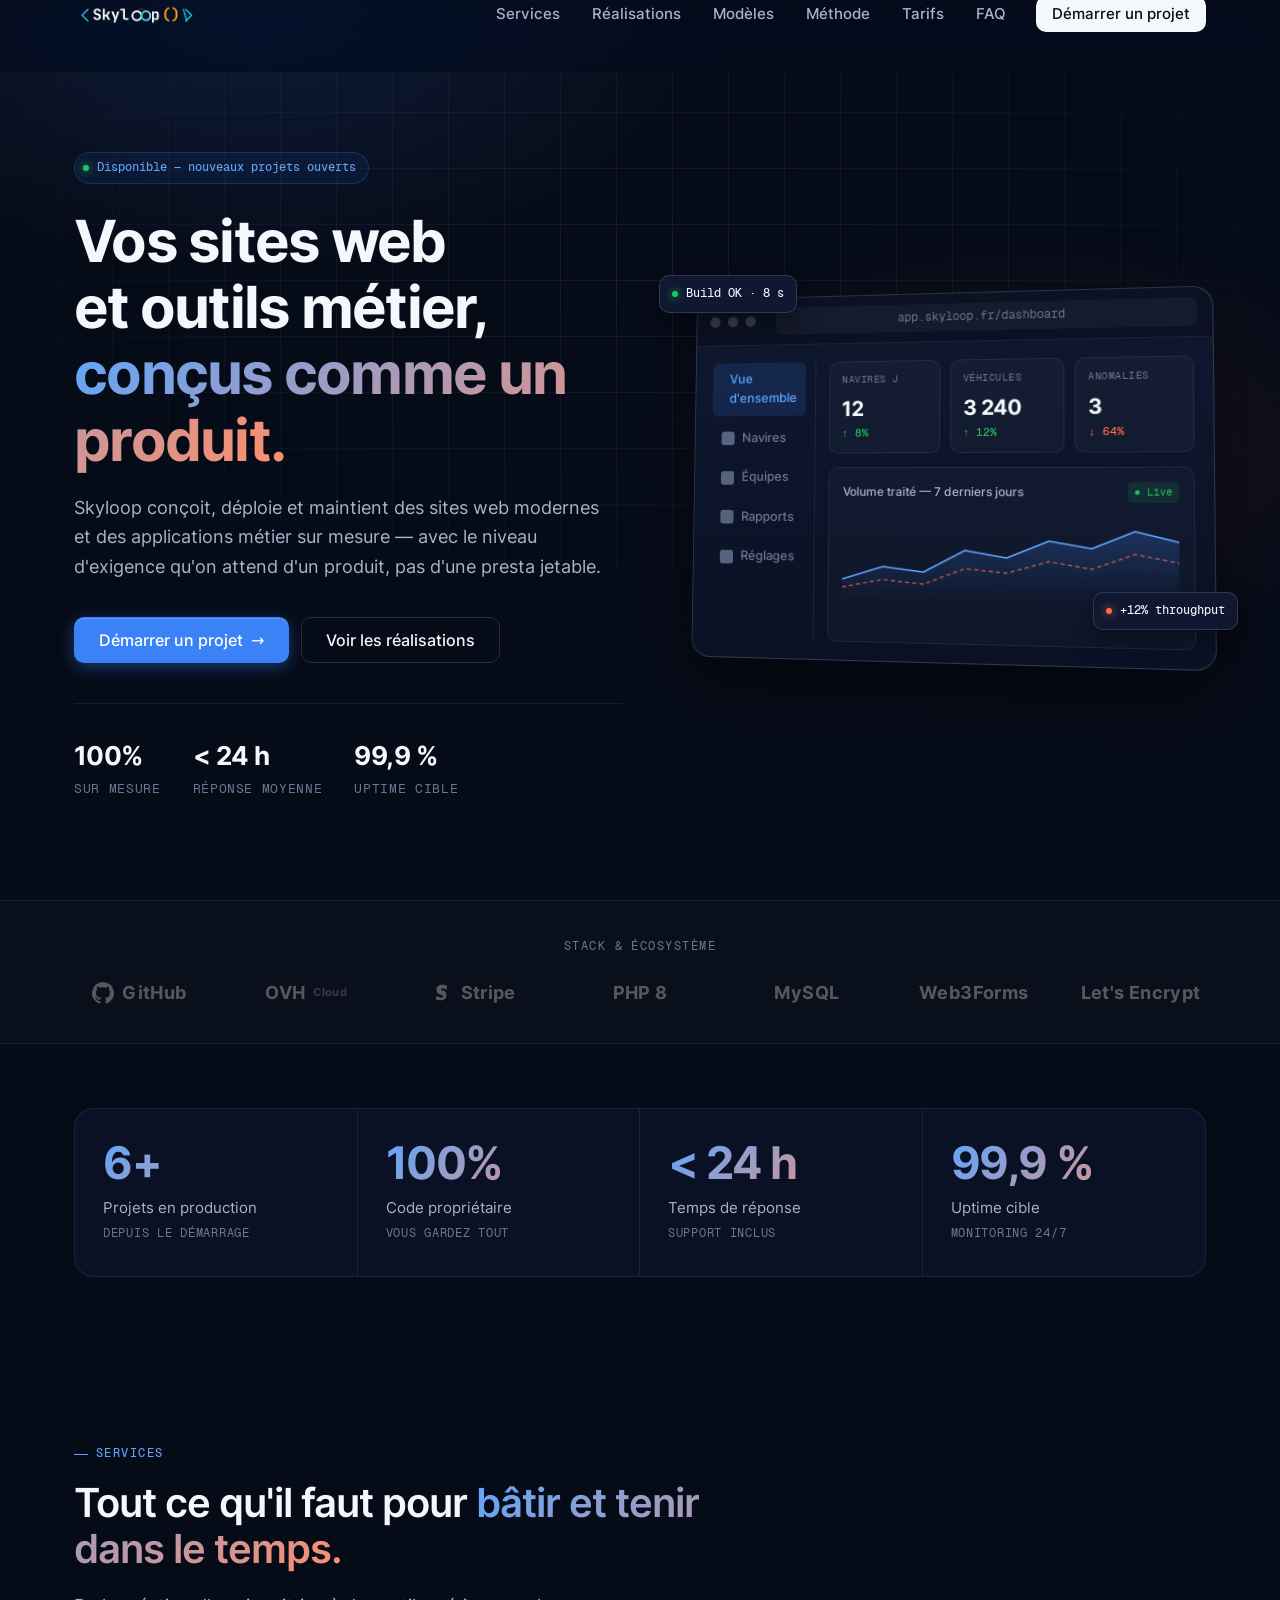
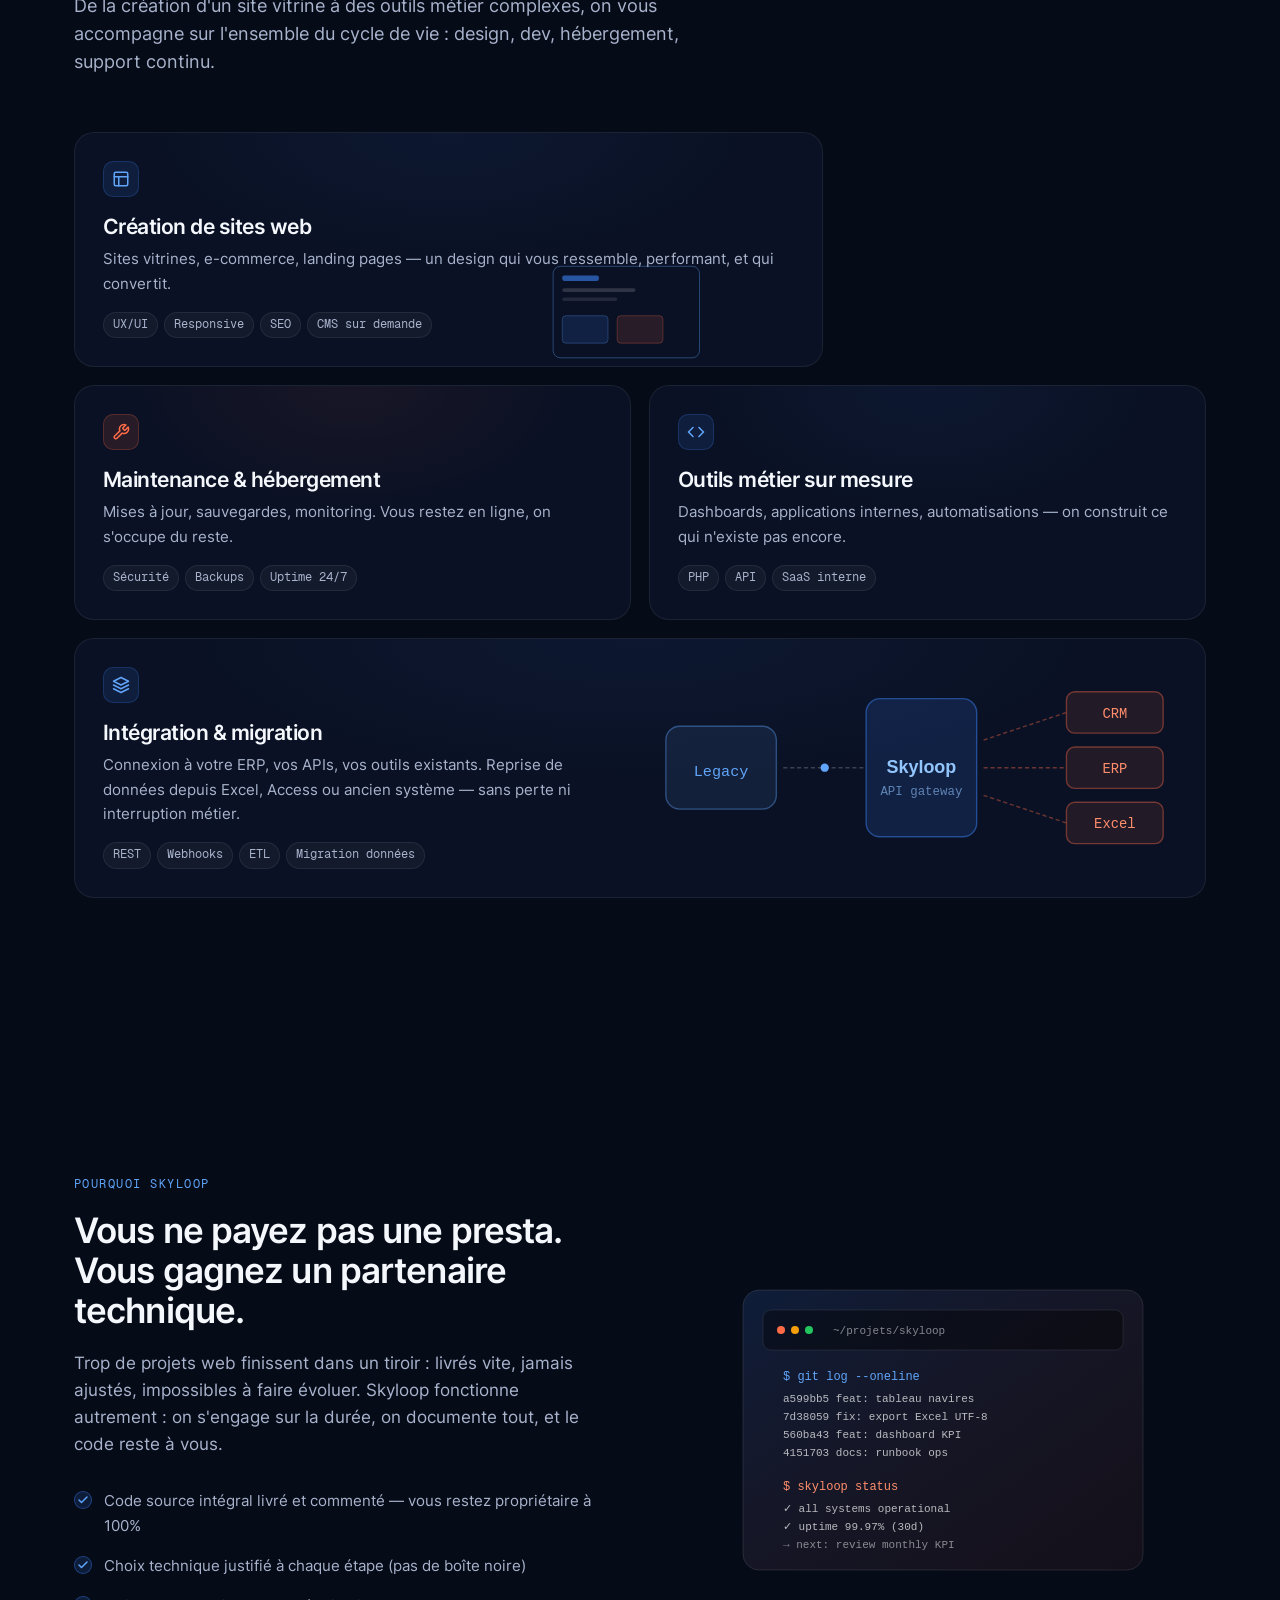
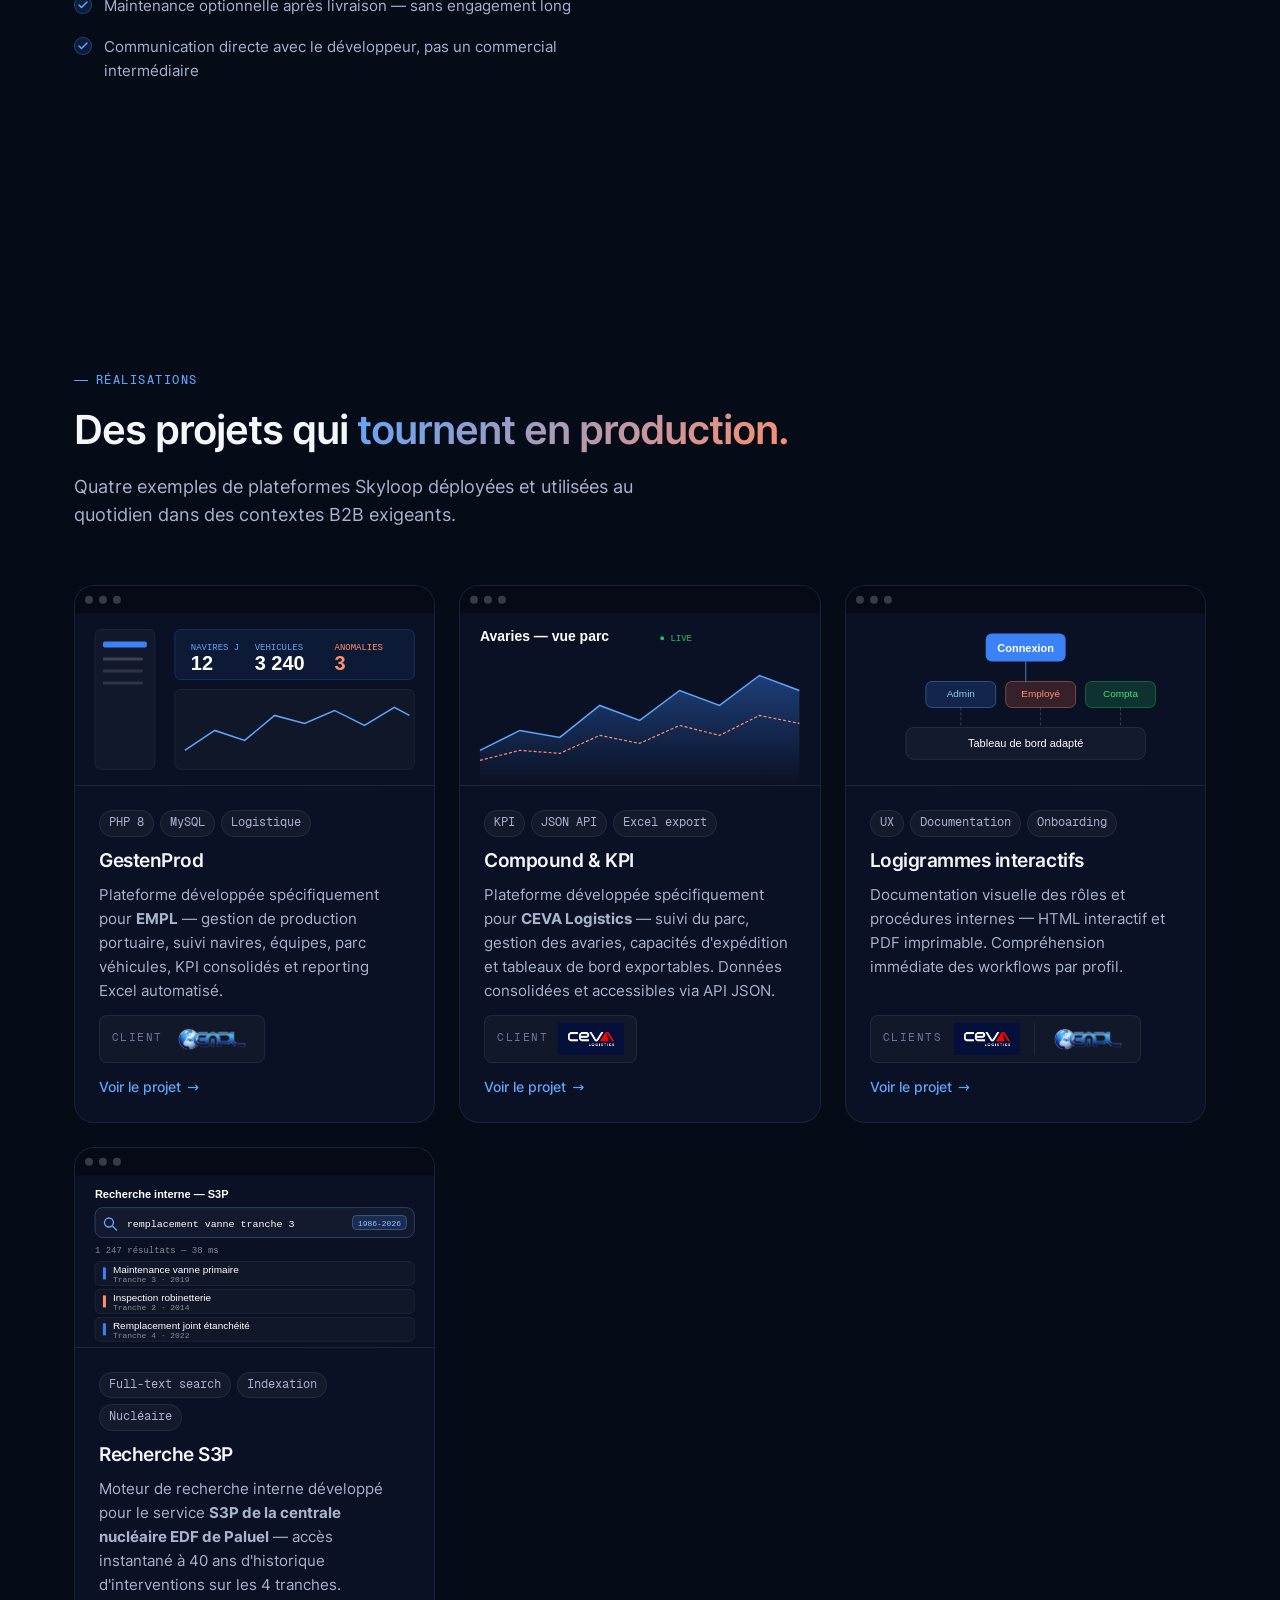
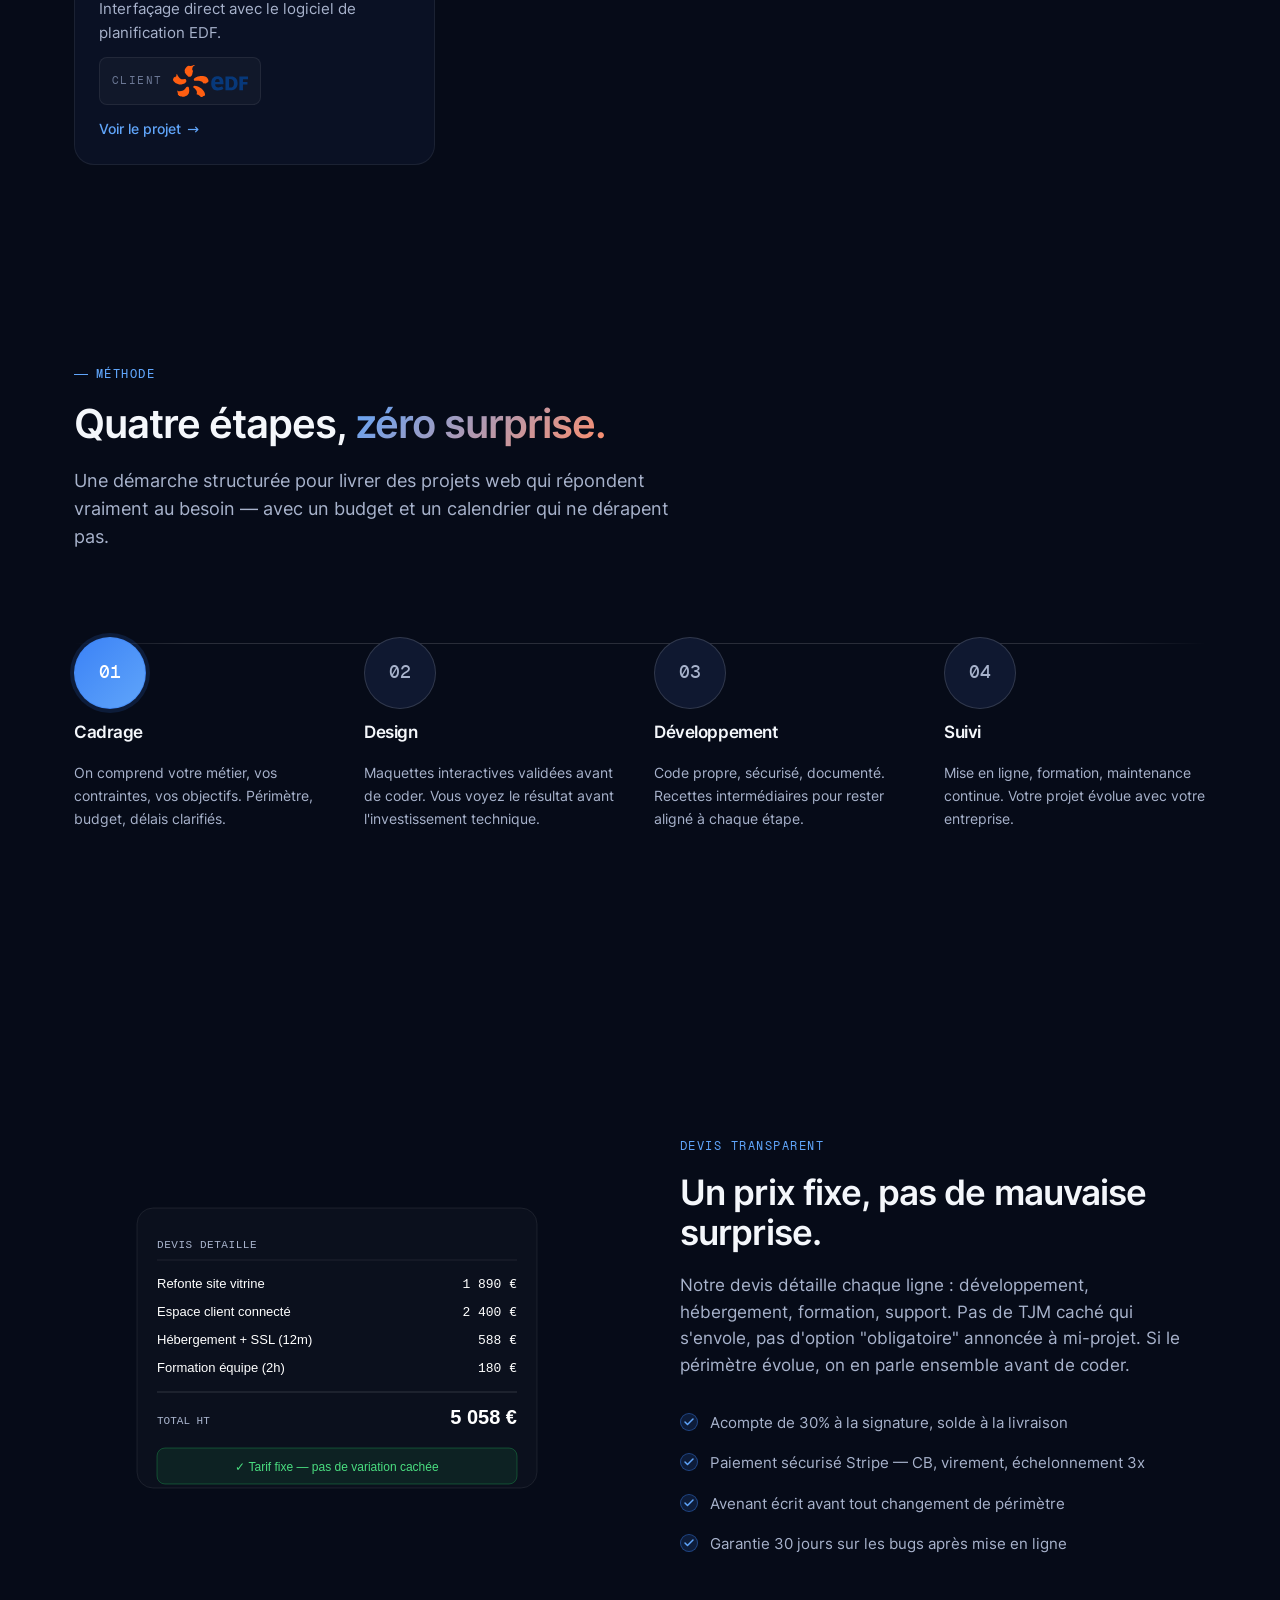
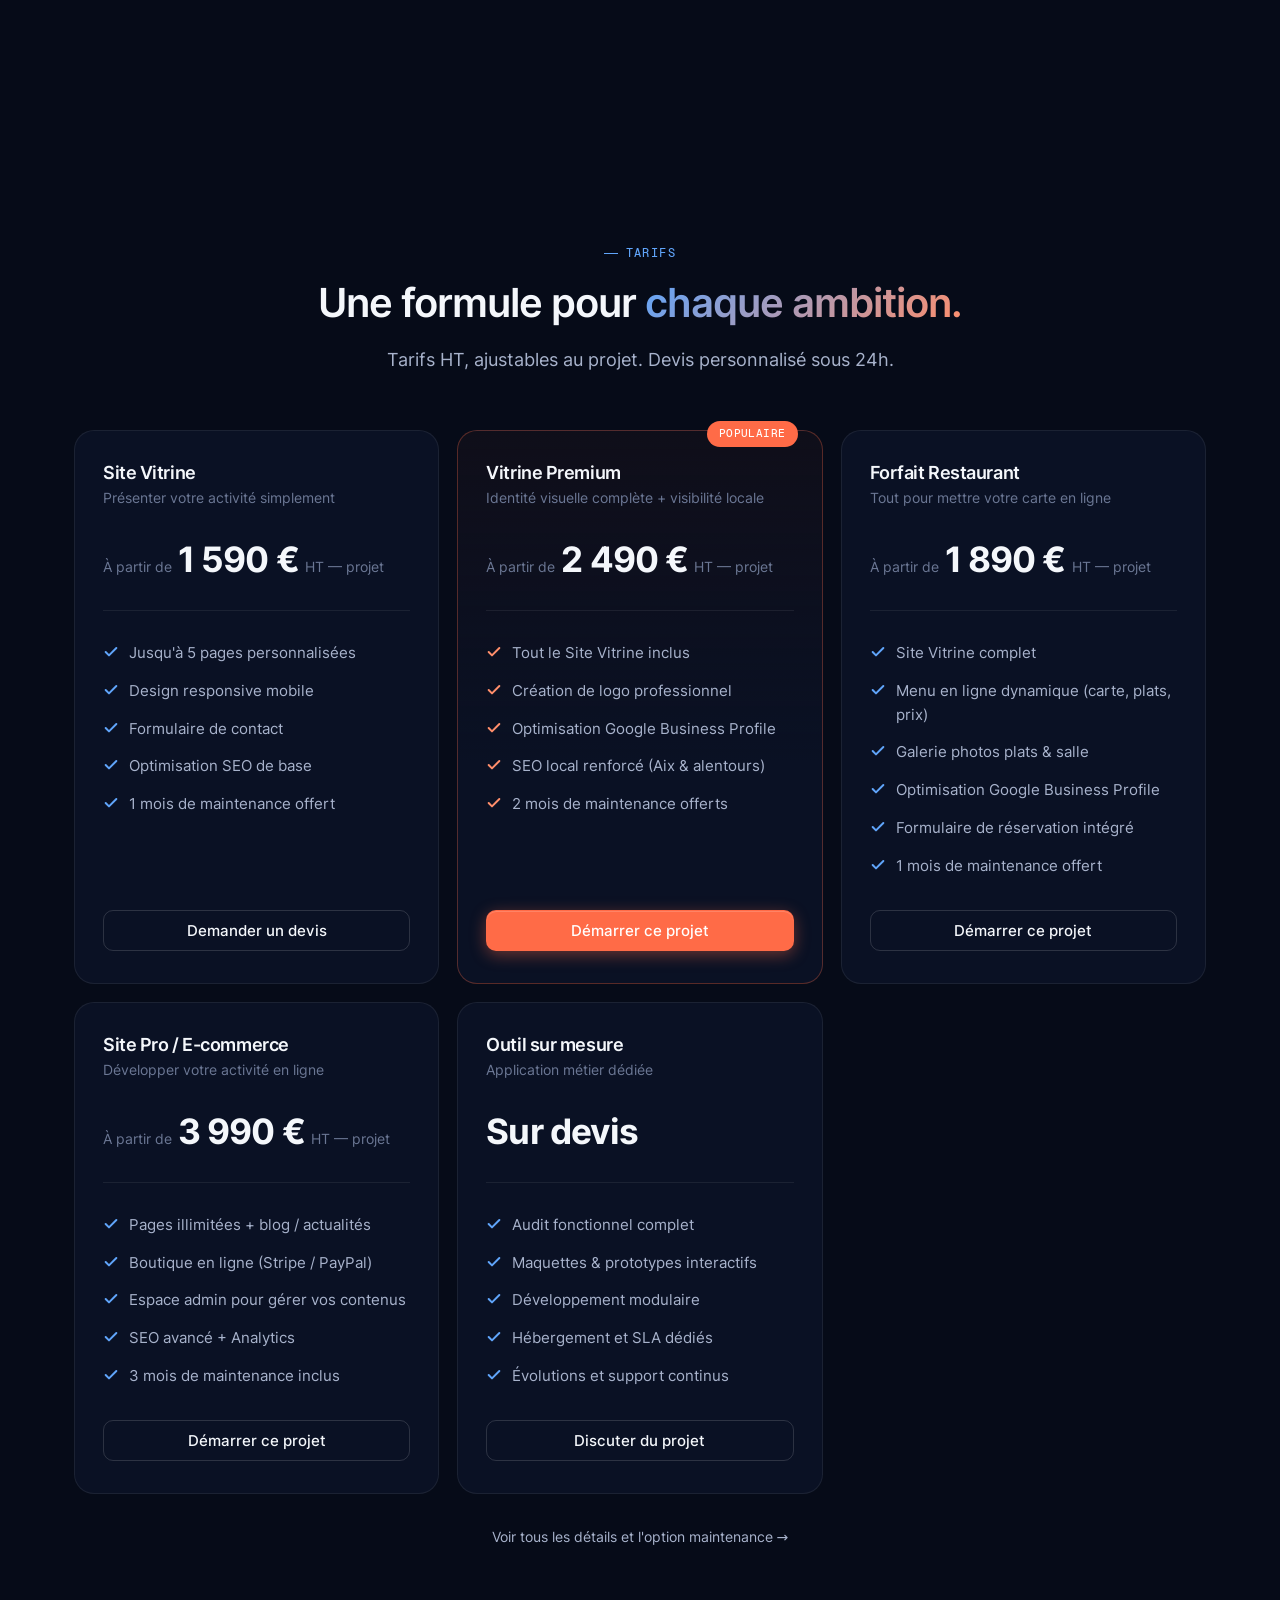
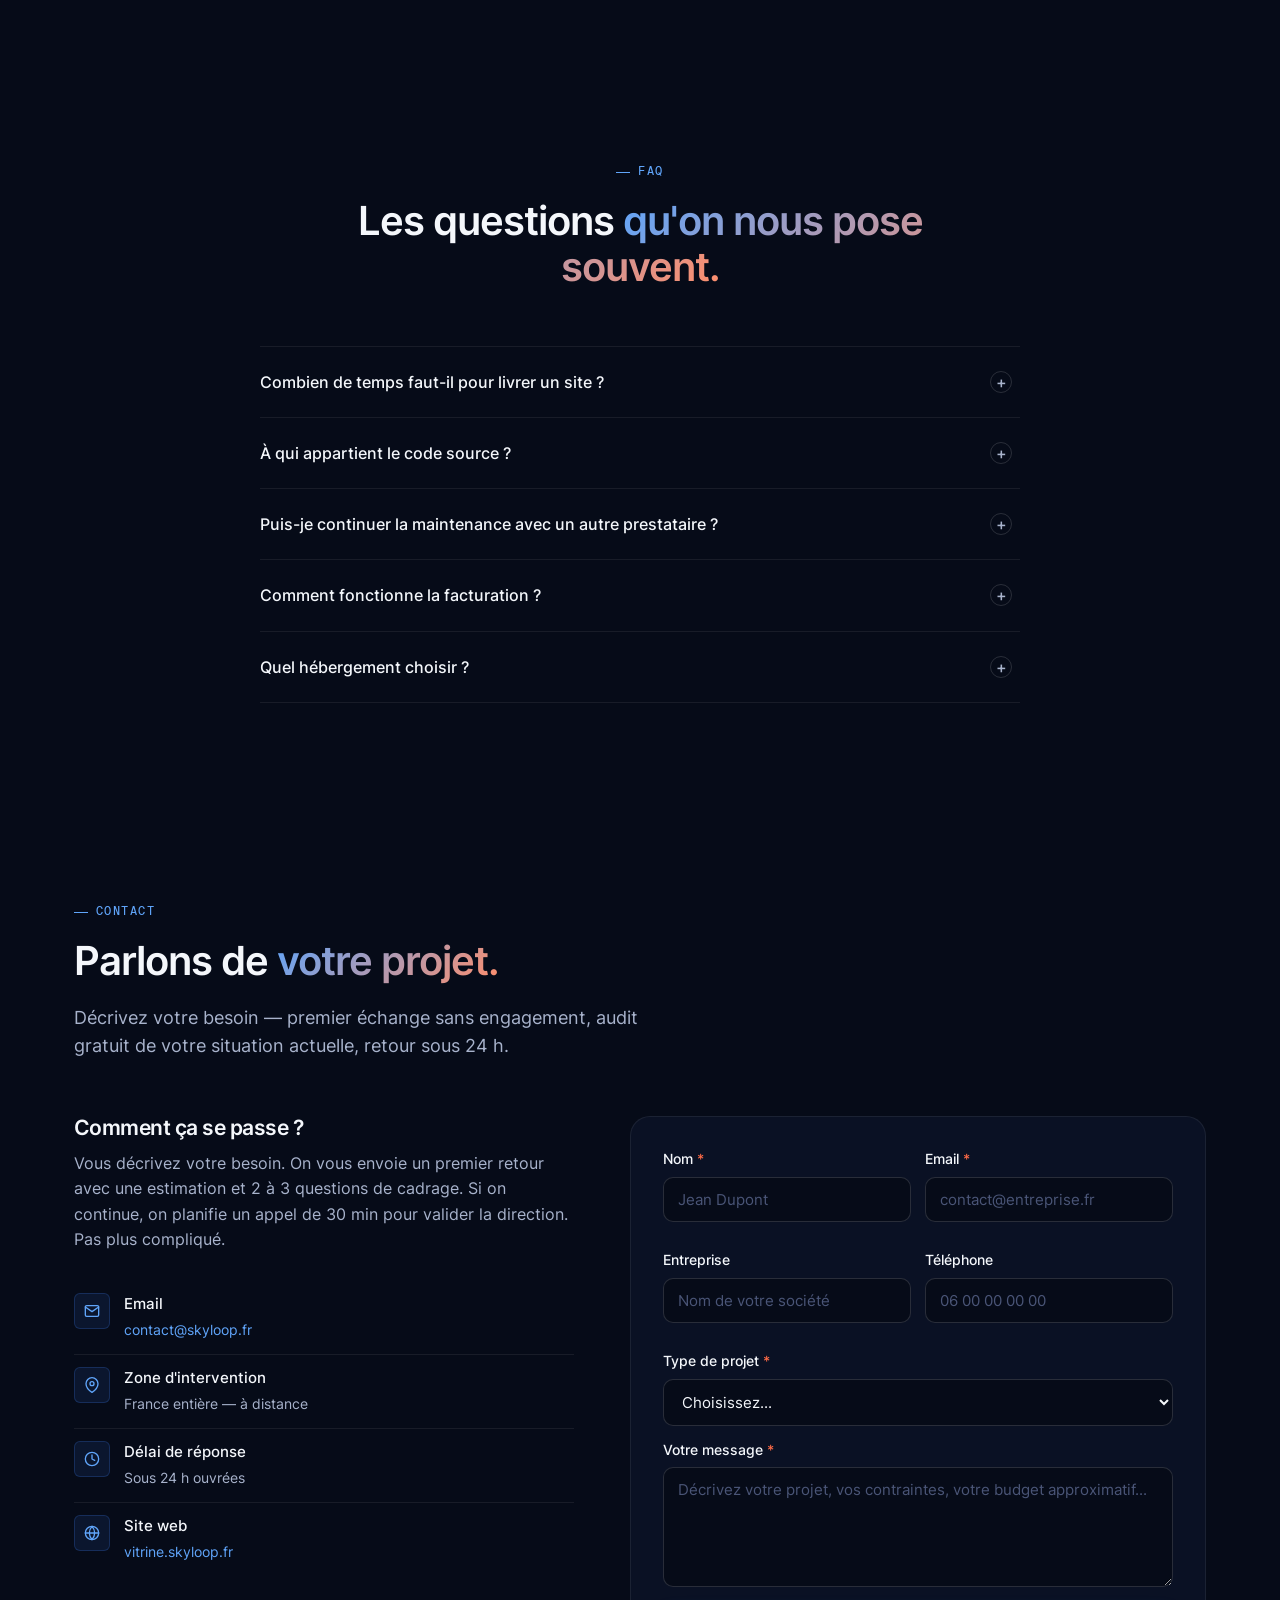
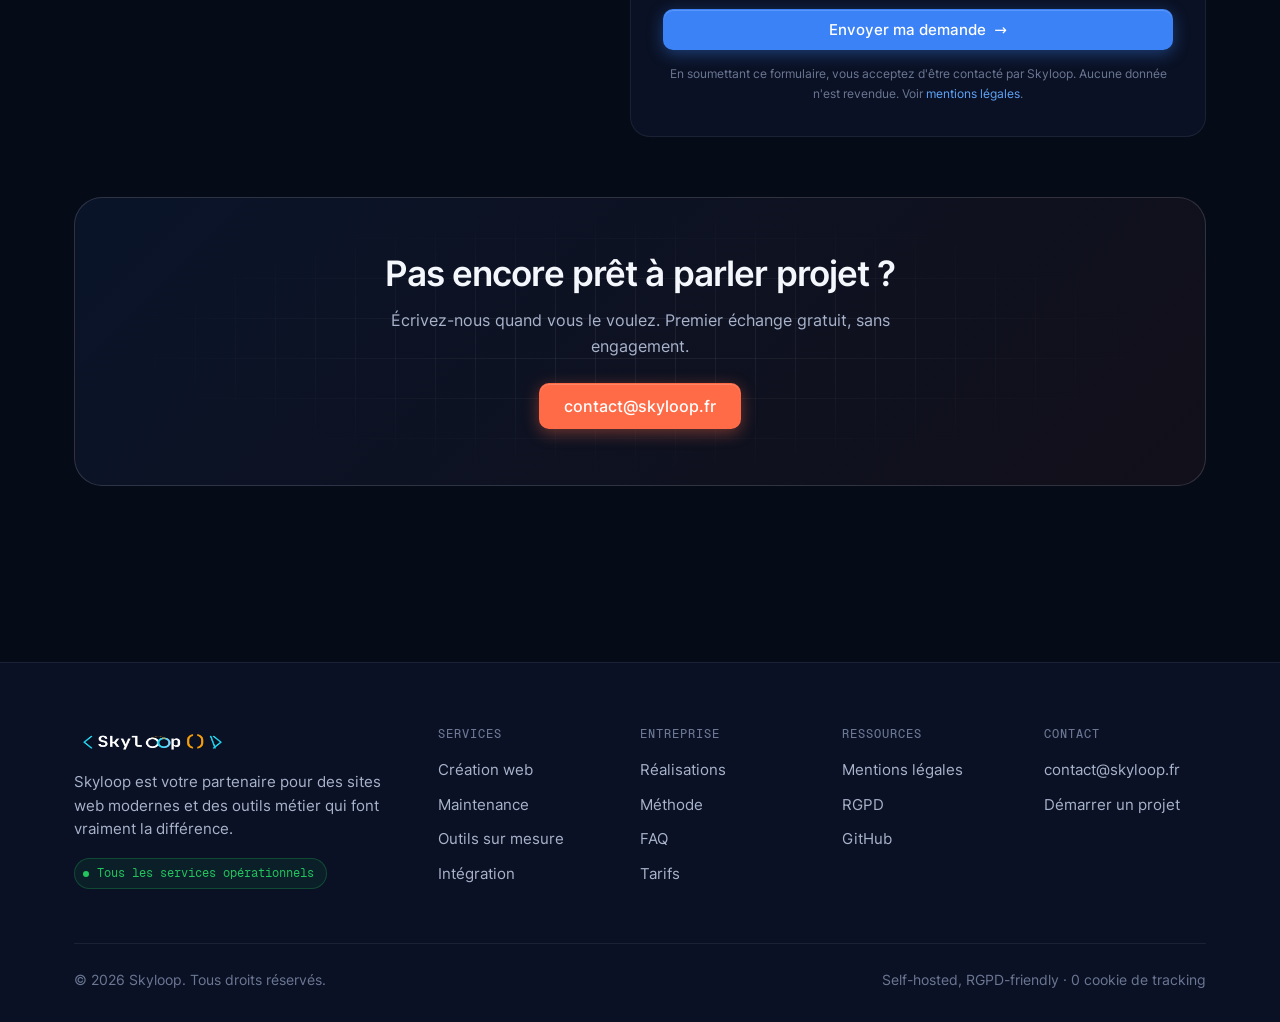
<file: index.html>
<!DOCTYPE html>
<html lang="fr">
<head>
  <meta charset="UTF-8">
  <meta name="viewport" content="width=device-width, initial-scale=1.0">
  <meta name="theme-color" content="#060B18">

  <!-- SEO -->
  <title>Skyloop — Sites web et outils métier sur mesure pour entreprises</title>
  <meta name="description" content="Skyloop conçoit, développe et maintient des sites web modernes et des outils métier sur mesure. Logistique, dashboards, applications web. Partenaire technique pour PME et grands comptes.">
  <meta name="keywords" content="création site web, maintenance site, outils métier, dashboard sur mesure, application web, agence web France">
  <meta name="author" content="Skyloop">
  <meta name="robots" content="index, follow">
  <link rel="canonical" href="https://vitrine.skyloop.fr/">

  <!-- Open Graph / Twitter -->
  <meta property="og:type" content="website">
  <meta property="og:url" content="https://vitrine.skyloop.fr/">
  <meta property="og:title" content="Skyloop — Sites web et outils métier sur mesure">
  <meta property="og:description" content="Création, gestion et maintenance de sites web et applications métier. Stack moderne, livraison rapide, support continu.">
  <meta property="og:image" content="https://vitrine.skyloop.fr/assets/images/logoskyloop.png">
  <meta property="og:locale" content="fr_FR">
  <meta name="twitter:card" content="summary_large_image">
  <meta name="twitter:title" content="Skyloop — Sites web et outils métier sur mesure">
  <meta name="twitter:description" content="Création, gestion et maintenance de sites web et applications métier sur mesure.">
  <meta name="twitter:image" content="https://vitrine.skyloop.fr/assets/images/logoskyloop.png">

  <!-- Sécurité (headers via meta http-equiv) -->
  <meta http-equiv="X-Content-Type-Options" content="nosniff">
  <meta http-equiv="Referrer-Policy" content="strict-origin-when-cross-origin">
  <meta http-equiv="Permissions-Policy" content="camera=(), microphone=(), geolocation=(), interest-cohort=()">

  <!-- Favicon -->
  <link rel="icon" type="image/png" href="assets/images/logoskyloop.png">
  <link rel="apple-touch-icon" href="assets/images/logoskyloop.png">

  <!-- Fonts (self-hosted, RGPD friendly) -->
  <link rel="preload" as="font" type="font/woff2" href="assets/fonts/inter-500.woff2" crossorigin>
  <link rel="preload" as="font" type="font/woff2" href="assets/fonts/inter-700.woff2" crossorigin>
  <link rel="stylesheet" href="assets/css/fonts.css">
  <link rel="stylesheet" href="assets/css/style.css">

  <!-- Intro animation guard (s'exécute avant le rendu du body) -->
  <script>
    (function () {
      try {
        var seen = sessionStorage.getItem('skyloop-intro-seen');
        var reduced = window.matchMedia && window.matchMedia('(prefers-reduced-motion: reduce)').matches;
        if (seen === '1' || reduced) {
          document.documentElement.dataset.introSkip = '1';
        } else {
          sessionStorage.setItem('skyloop-intro-seen', '1');
        }
      } catch (e) { /* private mode / storage off : on laisse jouer */ }
    })();
  </script>
  <style>
    html[data-intro-skip="1"] .intro-overlay { display: none !important; }
  </style>

  <!-- JSON-LD Organization -->
  <script type="application/ld+json">
  {
    "@context": "https://schema.org",
    "@type": "Organization",
    "name": "Skyloop",
    "url": "https://vitrine.skyloop.fr",
    "logo": "https://vitrine.skyloop.fr/assets/images/logoskyloop.png",
    "email": "contact@skyloop.fr",
    "description": "Skyloop conçoit, développe et maintient des sites web modernes et des outils métier sur mesure pour les entreprises.",
    "areaServed": "FR",
    "sameAs": ["https://github.com/skypulsar"]
  }
  </script>
  <script type="application/ld+json">
  {
    "@context": "https://schema.org",
    "@type": "WebSite",
    "name": "Skyloop",
    "url": "https://vitrine.skyloop.fr",
    "potentialAction": {
      "@type": "SearchAction",
      "target": "https://vitrine.skyloop.fr/?q={search_term_string}",
      "query-input": "required name=search_term_string"
    }
  }
  </script>
</head>
<body>

  <!-- =================== INTRO OVERLAY =================== -->
  <div class="intro-overlay" id="intro-overlay" aria-hidden="true">
    <div class="intro-overlay__grid"></div>
    <div class="intro-overlay__brand">
      <img src="assets/images/skyloop-fd-sombre.png" alt="" class="intro-overlay__logo" width="220" height="48">
      <div class="intro-overlay__line" aria-hidden="true"></div>
      <span class="intro-overlay__caption">Web · Solutions</span>
    </div>
  </div>

  <!-- =================== HEADER =================== -->
  <header class="header" id="header">
    <div class="container">
      <nav class="nav" aria-label="Navigation principale">
        <a href="#hero" class="nav__logo" aria-label="Skyloop — Accueil">
          <img src="assets/images/skyloop-fd-sombre.png" alt="Logo Skyloop" width="160" height="35">
        </a>
        <button class="nav__toggle" aria-label="Ouvrir le menu" aria-expanded="false" aria-controls="menu">
          <svg viewBox="0 0 24 24" fill="none" stroke="currentColor" stroke-width="2" stroke-linecap="round">
            <line x1="3" y1="6" x2="21" y2="6"/>
            <line x1="3" y1="12" x2="21" y2="12"/>
            <line x1="3" y1="18" x2="21" y2="18"/>
          </svg>
        </button>
        <ul class="nav__menu" id="menu">
          <li><a href="#services">Services</a></li>
          <li><a href="#realisations">Réalisations</a></li>
          <li><a href="templates.html">Modèles</a></li>
          <li><a href="#process">Méthode</a></li>
          <li><a href="tarifs.html">Tarifs</a></li>
          <li><a href="#faq">FAQ</a></li>
          <li><a href="#contact" class="nav__cta">Démarrer un projet</a></li>
        </ul>
      </nav>
    </div>
  </header>

  <main>

    <!-- =================== HERO =================== -->
    <section class="hero" id="hero">
      <div class="tech-grid"></div>
      <div class="container">
        <div class="hero__inner">

          <div class="hero__content">
            <span class="hero__badge"><span class="dot" aria-hidden="true"></span>Disponible — nouveaux projets ouverts</span>
            <h1>Vos sites web<br>et outils métier,<br><span class="accent">conçus comme un produit.</span></h1>
            <p class="hero__lead">
              Skyloop conçoit, déploie et maintient des sites web modernes et des applications
              métier sur mesure — avec le niveau d'exigence qu'on attend d'un produit, pas d'une
              presta jetable.
            </p>

            <div class="hero__cta">
              <a href="#contact" class="btn btn--primary btn--lg">Démarrer un projet <span class="arrow" aria-hidden="true">→</span></a>
              <a href="#realisations" class="btn btn--ghost btn--lg">Voir les réalisations</a>
            </div>

            <div class="hero__inline-stats">
              <div class="hero__inline-stat">
                <strong data-count="100" data-suffix="%">0%</strong>
                <span>Sur mesure</span>
              </div>
              <div class="hero__inline-stat">
                <strong>&lt; 24 h</strong>
                <span>Réponse moyenne</span>
              </div>
              <div class="hero__inline-stat">
                <strong>99,9 %</strong>
                <span>Uptime cible</span>
              </div>
            </div>
          </div>

          <div class="hero__visual">
            <!-- Dashboard mockup animé -->
            <div class="dashboard" role="img" aria-label="Aperçu d'un dashboard métier construit par Skyloop">
              <div class="dashboard__topbar">
                <span class="dot"></span><span class="dot"></span><span class="dot"></span>
                <span class="url">app.skyloop.fr/dashboard</span>
              </div>
              <div class="dashboard__body">
                <aside class="dashboard__sidebar">
                  <div class="dashboard__sidebar-item active"><span class="icn"></span>Vue d'ensemble</div>
                  <div class="dashboard__sidebar-item"><span class="icn"></span>Navires</div>
                  <div class="dashboard__sidebar-item"><span class="icn"></span>Équipes</div>
                  <div class="dashboard__sidebar-item"><span class="icn"></span>Rapports</div>
                  <div class="dashboard__sidebar-item"><span class="icn"></span>Réglages</div>
                </aside>
                <div class="dashboard__main">
                  <div class="dashboard__kpi-row">
                    <div class="dashboard__kpi">
                      <div class="dashboard__kpi-label">Navires J</div>
                      <div class="dashboard__kpi-value">12</div>
                      <div class="dashboard__kpi-trend">↑ 8%</div>
                    </div>
                    <div class="dashboard__kpi">
                      <div class="dashboard__kpi-label">Véhicules</div>
                      <div class="dashboard__kpi-value">3 240</div>
                      <div class="dashboard__kpi-trend">↑ 12%</div>
                    </div>
                    <div class="dashboard__kpi">
                      <div class="dashboard__kpi-label">Anomalies</div>
                      <div class="dashboard__kpi-value">3</div>
                      <div class="dashboard__kpi-trend down">↓ 64%</div>
                    </div>
                  </div>
                  <div class="dashboard__chart">
                    <div class="dashboard__chart-head">
                      <div class="dashboard__chart-title">Volume traité — 7 derniers jours</div>
                      <span class="dashboard__chart-tag">● Live</span>
                    </div>
                    <svg class="dashboard__chart-svg" viewBox="0 0 320 90" preserveAspectRatio="none" aria-hidden="true">
                      <defs>
                        <linearGradient id="chartGrad" x1="0" y1="0" x2="0" y2="1">
                          <stop offset="0%" stop-color="#3B82F6" stop-opacity="0.4"/>
                          <stop offset="100%" stop-color="#3B82F6" stop-opacity="0"/>
                        </linearGradient>
                      </defs>
                      <path class="fill" d="M0,68 L40,55 L80,60 L120,38 L160,45 L200,28 L240,35 L280,18 L320,28 L320,90 L0,90 Z"/>
                      <path class="line" d="M0,68 L40,55 L80,60 L120,38 L160,45 L200,28 L240,35 L280,18 L320,28"/>
                      <path class="line2" d="M0,76 L40,68 L80,72 L120,56 L160,60 L200,48 L240,55 L280,40 L320,48"/>
                    </svg>
                  </div>
                </div>
              </div>
            </div>
            <div class="hero__annot hero__annot--1"><span class="dot"></span>Build OK · 8 s</div>
            <div class="hero__annot hero__annot--2"><span class="dot"></span>+12% throughput</div>
          </div>

        </div>
      </div>
    </section>

    <!-- =================== LOGOS / SOCIAL PROOF =================== -->
    <section class="logos">
      <div class="container">
        <p class="logos__label">Stack & écosystème</p>
        <div class="logos__grid">
          <span class="logos__item">
            <svg viewBox="0 0 24 24" fill="currentColor" aria-hidden="true"><path d="M12 0a12 12 0 0 0-3.79 23.4c.6.11.82-.26.82-.58v-2.04c-3.34.73-4.04-1.61-4.04-1.61-.55-1.39-1.34-1.76-1.34-1.76-1.09-.74.08-.73.08-.73 1.21.09 1.84 1.24 1.84 1.24 1.07 1.84 2.81 1.31 3.5 1 .11-.78.42-1.31.76-1.61-2.66-.3-5.47-1.33-5.47-5.93 0-1.31.47-2.38 1.24-3.22-.13-.3-.54-1.52.12-3.18 0 0 1-.32 3.3 1.23a11.5 11.5 0 0 1 6 0c2.3-1.55 3.3-1.23 3.3-1.23.66 1.66.25 2.88.12 3.18.77.84 1.24 1.91 1.24 3.22 0 4.61-2.81 5.63-5.49 5.92.43.37.81 1.1.81 2.22v3.29c0 .32.21.69.83.58A12 12 0 0 0 12 0z"/></svg>
            GitHub
          </span>
          <span class="logos__item">OVH<sub style="font-size:0.6em;opacity:0.6">Cloud</sub></span>
          <span class="logos__item">
            <svg viewBox="0 0 24 24" fill="currentColor" aria-hidden="true"><path d="M13.479 9.883c-1.626-.604-2.512-1.067-2.512-1.803 0-.622.511-.977 1.423-.977 1.667 0 3.379.642 4.558 1.22l.665-4.111c-.935-.446-2.847-1.177-5.49-1.177-1.87 0-3.425.488-4.536 1.4-1.155.954-1.752 2.334-1.752 4.003 0 3.024 1.848 4.319 4.858 5.412 1.937.703 2.587 1.203 2.587 1.973 0 .746-.643 1.178-1.806 1.178-1.464 0-3.879-.717-5.464-1.638l-.674 4.155C5.737 19.32 7.961 20 10.273 20c1.972 0 3.616-.467 4.728-1.35 1.243-.984 1.886-2.439 1.886-4.347 0-3.094-1.889-4.382-4.408-5.42z"/></svg>
            Stripe
          </span>
          <span class="logos__item">PHP 8</span>
          <span class="logos__item">MySQL</span>
          <span class="logos__item">Web3Forms</span>
          <span class="logos__item">Let's Encrypt</span>
        </div>
      </div>
    </section>

    <!-- =================== METRICS BIG NUMBERS =================== -->
    <section class="section section--tight">
      <div class="container">
        <div class="metrics reveal">
          <div class="metric">
            <div class="metric__value" data-count="6" data-suffix="+">0+</div>
            <div class="metric__label">Projets en production</div>
            <div class="metric__hint">depuis le démarrage</div>
          </div>
          <div class="metric">
            <div class="metric__value" data-count="100" data-suffix="%">0%</div>
            <div class="metric__label">Code propriétaire</div>
            <div class="metric__hint">vous gardez tout</div>
          </div>
          <div class="metric">
            <div class="metric__value">&lt; 24 h</div>
            <div class="metric__label">Temps de réponse</div>
            <div class="metric__hint">support inclus</div>
          </div>
          <div class="metric">
            <div class="metric__value">99,9 %</div>
            <div class="metric__label">Uptime cible</div>
            <div class="metric__hint">monitoring 24/7</div>
          </div>
        </div>
      </div>
    </section>

    <!-- =================== SERVICES — BENTO GRID =================== -->
    <section class="section" id="services">
      <div class="container">
        <div class="section-head reveal">
          <span class="section-eyebrow">Services</span>
          <h2>Tout ce qu'il faut pour <span class="accent">bâtir et tenir dans le temps.</span></h2>
          <p class="section-lead">
            De la création d'un site vitrine à des outils métier complexes, on vous accompagne
            sur l'ensemble du cycle de vie : design, dev, hébergement, support continu.
          </p>
        </div>

        <div class="bento">

          <article class="bento__card bento__card--lg reveal">
            <div class="bento__icon">
              <svg viewBox="0 0 24 24" fill="none" stroke="currentColor" stroke-width="2" stroke-linecap="round" stroke-linejoin="round" aria-hidden="true"><rect x="3" y="3" width="18" height="18" rx="2"/><line x1="3" y1="9" x2="21" y2="9"/><line x1="9" y1="21" x2="9" y2="9"/></svg>
            </div>
            <h3>Création de sites web</h3>
            <p>Sites vitrines, e-commerce, landing pages — un design qui vous ressemble, performant, et qui convertit.</p>
            <div class="bento__tags">
              <span class="bento__tag">UX/UI</span>
              <span class="bento__tag">Responsive</span>
              <span class="bento__tag">SEO</span>
              <span class="bento__tag">CMS sur demande</span>
            </div>
            <div class="bento__viz" aria-hidden="true">
              <svg viewBox="0 0 200 140" fill="none">
                <rect x="20" y="20" width="160" height="100" rx="8" stroke="rgba(96,165,250,0.4)" stroke-width="1"/>
                <rect x="30" y="30" width="40" height="6" rx="2" fill="#3B82F6" opacity="0.6"/>
                <rect x="30" y="44" width="80" height="4" rx="2" fill="rgba(255,255,255,0.15)"/>
                <rect x="30" y="54" width="60" height="4" rx="2" fill="rgba(255,255,255,0.1)"/>
                <rect x="30" y="74" width="50" height="30" rx="4" fill="rgba(59,130,246,0.15)" stroke="rgba(96,165,250,0.3)"/>
                <rect x="90" y="74" width="50" height="30" rx="4" fill="rgba(255,107,71,0.12)" stroke="rgba(255,107,71,0.3)"/>
              </svg>
            </div>
          </article>

          <article class="bento__card bento__card--md bento__card--accent reveal" data-delay="1">
            <div class="bento__icon">
              <svg viewBox="0 0 24 24" fill="none" stroke="currentColor" stroke-width="2" stroke-linecap="round" stroke-linejoin="round" aria-hidden="true"><path d="M14.7 6.3a1 1 0 0 0 0 1.4l1.6 1.6a1 1 0 0 0 1.4 0l3.77-3.77a6 6 0 0 1-7.94 7.94l-6.91 6.91a2.12 2.12 0 0 1-3-3l6.91-6.91a6 6 0 0 1 7.94-7.94l-3.76 3.76z"/></svg>
            </div>
            <h3>Maintenance & hébergement</h3>
            <p>Mises à jour, sauvegardes, monitoring. Vous restez en ligne, on s'occupe du reste.</p>
            <div class="bento__tags">
              <span class="bento__tag">Sécurité</span>
              <span class="bento__tag">Backups</span>
              <span class="bento__tag">Uptime 24/7</span>
            </div>
          </article>

          <article class="bento__card bento__card--md reveal" data-delay="2">
            <div class="bento__icon">
              <svg viewBox="0 0 24 24" fill="none" stroke="currentColor" stroke-width="2" stroke-linecap="round" stroke-linejoin="round" aria-hidden="true"><polyline points="16 18 22 12 16 6"/><polyline points="8 6 2 12 8 18"/></svg>
            </div>
            <h3>Outils métier sur mesure</h3>
            <p>Dashboards, applications internes, automatisations — on construit ce qui n'existe pas encore.</p>
            <div class="bento__tags">
              <span class="bento__tag">PHP</span>
              <span class="bento__tag">API</span>
              <span class="bento__tag">SaaS interne</span>
            </div>
          </article>

          <article class="bento__card bento__card--full reveal" data-delay="3" style="display: grid; grid-template-columns: 1fr 1fr; gap: 24px; align-items: center;">
            <div>
              <div class="bento__icon">
                <svg viewBox="0 0 24 24" fill="none" stroke="currentColor" stroke-width="2" stroke-linecap="round" stroke-linejoin="round" aria-hidden="true"><path d="M12 2L2 7l10 5 10-5-10-5z"/><path d="M2 17l10 5 10-5"/><path d="M2 12l10 5 10-5"/></svg>
              </div>
              <h3>Intégration & migration</h3>
              <p>Connexion à votre ERP, vos APIs, vos outils existants. Reprise de données depuis Excel, Access ou ancien système — sans perte ni interruption métier.</p>
              <div class="bento__tags">
                <span class="bento__tag">REST</span>
                <span class="bento__tag">Webhooks</span>
                <span class="bento__tag">ETL</span>
                <span class="bento__tag">Migration données</span>
              </div>
            </div>
            <div aria-hidden="true">
              <svg viewBox="0 0 380 140" fill="none" style="width:100%;height:auto;">
                <rect x="10" y="40" width="80" height="60" rx="10" fill="rgba(96,165,250,0.1)" stroke="rgba(96,165,250,0.4)"/>
                <text x="50" y="76" text-anchor="middle" fill="#60A5FA" font-family="monospace" font-size="11" font-weight="500">Legacy</text>
                <path d="M95 70 L155 70" stroke="rgba(255,255,255,0.2)" stroke-dasharray="3 2"/>
                <circle cx="125" cy="70" r="3" fill="#60A5FA"/>
                <rect x="155" y="20" width="80" height="100" rx="10" fill="rgba(59,130,246,0.15)" stroke="rgba(59,130,246,0.5)"/>
                <text x="195" y="74" text-anchor="middle" fill="#93C5FD" font-family="sans-serif" font-size="13" font-weight="600">Skyloop</text>
                <text x="195" y="90" text-anchor="middle" fill="rgba(147,197,253,0.6)" font-family="monospace" font-size="9">API gateway</text>
                <path d="M240 50 L300 30" stroke="rgba(255,107,71,0.4)" stroke-dasharray="3 2"/>
                <path d="M240 70 L300 70" stroke="rgba(255,107,71,0.4)" stroke-dasharray="3 2"/>
                <path d="M240 90 L300 110" stroke="rgba(255,107,71,0.4)" stroke-dasharray="3 2"/>
                <rect x="300" y="15" width="70" height="30" rx="6" fill="rgba(255,107,71,0.1)" stroke="rgba(255,107,71,0.4)"/>
                <text x="335" y="34" text-anchor="middle" fill="#FF8E6B" font-family="monospace" font-size="10">CRM</text>
                <rect x="300" y="55" width="70" height="30" rx="6" fill="rgba(255,107,71,0.1)" stroke="rgba(255,107,71,0.4)"/>
                <text x="335" y="74" text-anchor="middle" fill="#FF8E6B" font-family="monospace" font-size="10">ERP</text>
                <rect x="300" y="95" width="70" height="30" rx="6" fill="rgba(255,107,71,0.1)" stroke="rgba(255,107,71,0.4)"/>
                <text x="335" y="114" text-anchor="middle" fill="#FF8E6B" font-family="monospace" font-size="10">Excel</text>
              </svg>
            </div>
          </article>

        </div>
      </div>
    </section>

    <!-- =================== STORY 1 — Pourquoi Skyloop =================== -->
    <section class="section">
      <div class="container">
        <div class="story reveal">
          <div class="story__content">
            <span class="story__eyebrow">Pourquoi Skyloop</span>
            <h2>Vous ne payez pas une presta. Vous gagnez un partenaire technique.</h2>
            <p>
              Trop de projets web finissent dans un tiroir : livrés vite, jamais ajustés,
              impossibles à faire évoluer. Skyloop fonctionne autrement : on s'engage
              sur la durée, on documente tout, et le code reste à vous.
            </p>
            <ul class="story__list">
              <li>Code source intégral livré et commenté — vous restez propriétaire à 100%</li>
              <li>Choix technique justifié à chaque étape (pas de boîte noire)</li>
              <li>Maintenance optionnelle après livraison — sans engagement long</li>
              <li>Communication directe avec le développeur, pas un commercial intermédiaire</li>
            </ul>
          </div>
          <div class="story__visual">
            <svg viewBox="0 0 480 360" fill="none" style="width:100%; height:auto; max-width: 480px; margin: 0 auto; display: block;" aria-hidden="true">
              <defs>
                <linearGradient id="g1" x1="0" y1="0" x2="1" y2="1">
                  <stop offset="0%" stop-color="#3B82F6" stop-opacity="0.15"/>
                  <stop offset="100%" stop-color="#FF6B47" stop-opacity="0.05"/>
                </linearGradient>
              </defs>
              <rect x="40" y="40" width="400" height="280" rx="16" fill="url(#g1)" stroke="rgba(255,255,255,0.1)"/>

              <!-- terminal-style code block -->
              <rect x="60" y="60" width="360" height="40" rx="8" fill="rgba(0,0,0,0.4)" stroke="rgba(255,255,255,0.08)"/>
              <circle cx="78" cy="80" r="4" fill="#FF6B47"/>
              <circle cx="92" cy="80" r="4" fill="#F59E0B"/>
              <circle cx="106" cy="80" r="4" fill="#22C55E"/>
              <text x="130" y="84" fill="rgba(255,255,255,0.5)" font-family="monospace" font-size="11">~/projets/skyloop</text>

              <text x="80" y="130" fill="#60A5FA" font-family="monospace" font-size="12" font-weight="500">$ git log --oneline</text>
              <text x="80" y="152" fill="rgba(255,255,255,0.7)" font-family="monospace" font-size="11">a599bb5 feat: tableau navires</text>
              <text x="80" y="170" fill="rgba(255,255,255,0.7)" font-family="monospace" font-size="11">7d38059 fix: export Excel UTF-8</text>
              <text x="80" y="188" fill="rgba(255,255,255,0.7)" font-family="monospace" font-size="11">560ba43 feat: dashboard KPI</text>
              <text x="80" y="206" fill="rgba(255,255,255,0.7)" font-family="monospace" font-size="11">4151703 docs: runbook ops</text>

              <text x="80" y="240" fill="#FF8E6B" font-family="monospace" font-size="12" font-weight="500">$ skyloop status</text>
              <text x="80" y="262" fill="rgba(255,255,255,0.7)" font-family="monospace" font-size="11">✓ all systems operational</text>
              <text x="80" y="280" fill="rgba(255,255,255,0.7)" font-family="monospace" font-size="11">✓ uptime 99.97% (30d)</text>
              <text x="80" y="298" fill="rgba(255,255,255,0.5)" font-family="monospace" font-size="11">→ next: review monthly KPI</text>
            </svg>
          </div>
        </div>
      </div>
    </section>

    <!-- =================== RÉALISATIONS =================== -->
    <section class="section" id="realisations">
      <div class="container">
        <div class="section-head reveal">
          <span class="section-eyebrow">Réalisations</span>
          <h2>Des projets qui <span class="accent">tournent en production.</span></h2>
          <p class="section-lead">
            Quatre exemples de plateformes Skyloop déployées et utilisées au quotidien dans des contextes B2B exigeants.
          </p>
        </div>

        <div class="work-grid">

          <article class="work reveal">
            <div class="work__cover">
              <svg viewBox="0 0 360 200" fill="none" preserveAspectRatio="xMidYMid slice" aria-hidden="true">
                <rect width="360" height="200" fill="#0A1124"/>
                <rect x="0" y="0" width="360" height="28" fill="rgba(0,0,0,0.4)"/>
                <circle cx="14" cy="14" r="4" fill="rgba(255,255,255,0.2)"/>
                <circle cx="28" cy="14" r="4" fill="rgba(255,255,255,0.2)"/>
                <circle cx="42" cy="14" r="4" fill="rgba(255,255,255,0.2)"/>
                <rect x="20" y="44" width="60" height="140" rx="6" fill="rgba(255,255,255,0.03)" stroke="rgba(255,255,255,0.07)"/>
                <rect x="28" y="56" width="44" height="6" rx="2" fill="#3B82F6"/>
                <rect x="28" y="72" width="40" height="3" rx="1" fill="rgba(255,255,255,0.18)"/>
                <rect x="28" y="84" width="40" height="3" rx="1" fill="rgba(255,255,255,0.12)"/>
                <rect x="28" y="96" width="40" height="3" rx="1" fill="rgba(255,255,255,0.12)"/>
                <rect x="100" y="44" width="240" height="50" rx="6" fill="rgba(59,130,246,0.08)" stroke="rgba(59,130,246,0.25)"/>
                <text x="116" y="64" fill="#60A5FA" font-family="monospace" font-size="9" font-weight="500">NAVIRES J</text>
                <text x="116" y="84" fill="white" font-family="sans-serif" font-size="20" font-weight="700">12</text>
                <text x="180" y="64" fill="#60A5FA" font-family="monospace" font-size="9" font-weight="500">VEHICULES</text>
                <text x="180" y="84" fill="white" font-family="sans-serif" font-size="20" font-weight="700">3 240</text>
                <text x="260" y="64" fill="#FF8E6B" font-family="monospace" font-size="9" font-weight="500">ANOMALIES</text>
                <text x="260" y="84" fill="#FF8E6B" font-family="sans-serif" font-size="20" font-weight="700">3</text>
                <rect x="100" y="104" width="240" height="80" rx="6" fill="rgba(255,255,255,0.025)" stroke="rgba(255,255,255,0.07)"/>
                <path d="M110 165 L140 145 L170 155 L200 130 L230 138 L260 125 L290 140 L320 122 L335 130" fill="none" stroke="#60A5FA" stroke-width="1.5"/>
              </svg>
            </div>
            <div class="work__body">
              <div class="work__tags">
                <span class="work__tag">PHP 8</span>
                <span class="work__tag">MySQL</span>
                <span class="work__tag">Logistique</span>
              </div>
              <h3>GestenProd</h3>
              <p>Plateforme développée spécifiquement pour <strong>EMPL</strong> — gestion de production portuaire, suivi navires, équipes, parc véhicules, KPI consolidés et reporting Excel automatisé.</p>
              <a href="https://www.empl.fr" target="_blank" rel="noopener noreferrer" class="work__client" aria-label="Visiter le site EMPL">
                <span class="work__client-label">Client</span>
                <img src="assets/images/EMPL-Logo.avif" alt="EMPL" class="work__client-logo" loading="lazy">
              </a>
              <a href="realisations.html#gestenprod" class="work__link">Voir le projet</a>
            </div>
          </article>

          <article class="work reveal" data-delay="1">
            <div class="work__cover">
              <svg viewBox="0 0 360 200" fill="none" preserveAspectRatio="xMidYMid slice" aria-hidden="true">
                <rect width="360" height="200" fill="#0A1124"/>
                <rect x="0" y="0" width="360" height="28" fill="rgba(0,0,0,0.4)"/>
                <circle cx="14" cy="14" r="4" fill="rgba(255,255,255,0.2)"/>
                <circle cx="28" cy="14" r="4" fill="rgba(255,255,255,0.2)"/>
                <circle cx="42" cy="14" r="4" fill="rgba(255,255,255,0.2)"/>
                <text x="20" y="55" fill="white" font-family="sans-serif" font-size="14" font-weight="600">Avaries — vue parc</text>
                <text x="200" y="55" fill="#22C55E" font-family="monospace" font-size="9">● LIVE</text>
                <defs>
                  <linearGradient id="cv1" x1="0" y1="0" x2="0" y2="1">
                    <stop offset="0%" stop-color="#3B82F6" stop-opacity="0.4"/>
                    <stop offset="100%" stop-color="#3B82F6" stop-opacity="0"/>
                  </linearGradient>
                </defs>
                <path d="M20 165 L60 145 L100 152 L140 120 L180 135 L220 105 L260 120 L300 90 L340 105 L340 200 L20 200 Z" fill="url(#cv1)"/>
                <path d="M20 165 L60 145 L100 152 L140 120 L180 135 L220 105 L260 120 L300 90 L340 105" stroke="#60A5FA" stroke-width="1.5" fill="none"/>
                <path d="M20 175 L60 165 L100 168 L140 150 L180 158 L220 140 L260 150 L300 130 L340 138" stroke="#FF8E6B" stroke-width="1.2" fill="none" stroke-dasharray="3 2"/>
              </svg>
            </div>
            <div class="work__body">
              <div class="work__tags">
                <span class="work__tag">KPI</span>
                <span class="work__tag">JSON API</span>
                <span class="work__tag">Excel export</span>
              </div>
              <h3>Compound & KPI</h3>
              <p>Plateforme développée spécifiquement pour <strong>CEVA Logistics</strong> — suivi du parc, gestion des avaries, capacités d'expédition et tableaux de bord exportables. Données consolidées et accessibles via API JSON.</p>
              <a href="https://www.cevalogistics.com" target="_blank" rel="noopener noreferrer" class="work__client" aria-label="Visiter le site CEVA Logistics">
                <span class="work__client-label">Client</span>
                <img src="assets/images/CEVA_Logo_Blue.jpg" alt="CEVA Logistics" class="work__client-logo" loading="lazy">
              </a>
              <a href="realisations.html#compound" class="work__link">Voir le projet</a>
            </div>
          </article>

          <article class="work reveal" data-delay="2">
            <div class="work__cover">
              <svg viewBox="0 0 360 200" fill="none" preserveAspectRatio="xMidYMid slice" aria-hidden="true">
                <rect width="360" height="200" fill="#0A1124"/>
                <rect x="0" y="0" width="360" height="28" fill="rgba(0,0,0,0.4)"/>
                <circle cx="14" cy="14" r="4" fill="rgba(255,255,255,0.2)"/>
                <circle cx="28" cy="14" r="4" fill="rgba(255,255,255,0.2)"/>
                <circle cx="42" cy="14" r="4" fill="rgba(255,255,255,0.2)"/>
                <rect x="140" y="48" width="80" height="28" rx="6" fill="#3B82F6"/>
                <text x="180" y="66" text-anchor="middle" fill="white" font-family="sans-serif" font-size="11" font-weight="600">Connexion</text>
                <line x1="180" y1="76" x2="180" y2="96" stroke="rgba(96,165,250,0.5)" stroke-width="1.5"/>
                <rect x="80" y="96" width="70" height="26" rx="6" fill="rgba(59,130,246,0.18)" stroke="rgba(96,165,250,0.4)"/>
                <text x="115" y="112" text-anchor="middle" fill="#93C5FD" font-family="sans-serif" font-size="10" font-weight="500">Admin</text>
                <rect x="160" y="96" width="70" height="26" rx="6" fill="rgba(255,107,71,0.18)" stroke="rgba(255,142,107,0.4)"/>
                <text x="195" y="112" text-anchor="middle" fill="#FF8E6B" font-family="sans-serif" font-size="10" font-weight="500">Employé</text>
                <rect x="240" y="96" width="70" height="26" rx="6" fill="rgba(34,197,94,0.18)" stroke="rgba(34,197,94,0.4)"/>
                <text x="275" y="112" text-anchor="middle" fill="#4ADE80" font-family="sans-serif" font-size="10" font-weight="500">Compta</text>
                <line x1="115" y1="122" x2="115" y2="142" stroke="rgba(255,255,255,0.2)" stroke-dasharray="3 2"/>
                <line x1="195" y1="122" x2="195" y2="142" stroke="rgba(255,255,255,0.2)" stroke-dasharray="3 2"/>
                <line x1="275" y1="122" x2="275" y2="142" stroke="rgba(255,255,255,0.2)" stroke-dasharray="3 2"/>
                <rect x="60" y="142" width="240" height="32" rx="8" fill="rgba(255,255,255,0.04)" stroke="rgba(255,255,255,0.1)"/>
                <text x="180" y="162" text-anchor="middle" fill="white" font-family="sans-serif" font-size="11" font-weight="500">Tableau de bord adapté</text>
              </svg>
            </div>
            <div class="work__body">
              <div class="work__tags">
                <span class="work__tag">UX</span>
                <span class="work__tag">Documentation</span>
                <span class="work__tag">Onboarding</span>
              </div>
              <h3>Logigrammes interactifs</h3>
              <p>Documentation visuelle des rôles et procédures internes — HTML interactif et PDF imprimable. Compréhension immédiate des workflows par profil.</p>
              <div class="work__clients">
                <span class="work__client-label">Clients</span>
                <div class="work__clients-logos">
                  <a href="https://www.cevalogistics.com" target="_blank" rel="noopener noreferrer" aria-label="Visiter le site CEVA Logistics">
                    <img src="assets/images/CEVA_Logo_Blue.jpg" alt="CEVA Logistics" class="work__client-logo" loading="lazy">
                  </a>
                  <a href="https://www.empl.fr" target="_blank" rel="noopener noreferrer" aria-label="Visiter le site EMPL">
                    <img src="assets/images/EMPL-Logo.avif" alt="EMPL" class="work__client-logo" loading="lazy">
                  </a>
                </div>
              </div>
              <a href="realisations.html#logigrammes" class="work__link">Voir le projet</a>
            </div>
          </article>

          <article class="work reveal" data-delay="3">
            <div class="work__cover">
              <svg viewBox="0 0 360 200" fill="none" preserveAspectRatio="xMidYMid slice" aria-hidden="true">
                <rect width="360" height="200" fill="#0A1124"/>
                <rect x="0" y="0" width="360" height="28" fill="rgba(0,0,0,0.4)"/>
                <circle cx="14" cy="14" r="4" fill="rgba(255,255,255,0.2)"/>
                <circle cx="28" cy="14" r="4" fill="rgba(255,255,255,0.2)"/>
                <circle cx="42" cy="14" r="4" fill="rgba(255,255,255,0.2)"/>
                <text x="20" y="50" fill="white" font-family="sans-serif" font-size="11" font-weight="600">Recherche interne — S3P</text>
                <rect x="20" y="60" width="320" height="30" rx="8" fill="rgba(255,255,255,0.04)" stroke="rgba(96,165,250,0.3)"/>
                <circle cx="34" cy="75" r="4.5" stroke="#60A5FA" stroke-width="1.4" fill="none"/>
                <line x1="37.5" y1="78.5" x2="42" y2="83" stroke="#60A5FA" stroke-width="1.4"/>
                <text x="52" y="79" fill="white" font-family="monospace" font-size="10">remplacement vanne tranche 3</text>
                <rect x="278" y="68" width="54" height="14" rx="4" fill="rgba(59,130,246,0.18)" stroke="rgba(96,165,250,0.4)"/>
                <text x="305" y="78" text-anchor="middle" fill="#93C5FD" font-family="monospace" font-size="8">1986-2026</text>
                <text x="20" y="106" fill="rgba(255,255,255,0.5)" font-family="monospace" font-size="9">1 247 résultats — 38 ms</text>
                <rect x="20" y="114" width="320" height="24" rx="5" fill="rgba(255,255,255,0.025)" stroke="rgba(255,255,255,0.07)"/>
                <rect x="28" y="120" width="3" height="12" fill="#3B82F6"/>
                <text x="38" y="126" fill="white" font-family="sans-serif" font-size="10" font-weight="500">Maintenance vanne primaire</text>
                <text x="38" y="135" fill="rgba(255,255,255,0.5)" font-family="monospace" font-size="8">Tranche 3 · 2019</text>
                <rect x="20" y="142" width="320" height="24" rx="5" fill="rgba(255,255,255,0.025)" stroke="rgba(255,255,255,0.07)"/>
                <rect x="28" y="148" width="3" height="12" fill="#FF8E6B"/>
                <text x="38" y="154" fill="white" font-family="sans-serif" font-size="10" font-weight="500">Inspection robinetterie</text>
                <text x="38" y="163" fill="rgba(255,255,255,0.5)" font-family="monospace" font-size="8">Tranche 2 · 2014</text>
                <rect x="20" y="170" width="320" height="24" rx="5" fill="rgba(255,255,255,0.025)" stroke="rgba(255,255,255,0.07)"/>
                <rect x="28" y="176" width="3" height="12" fill="#3B82F6"/>
                <text x="38" y="182" fill="white" font-family="sans-serif" font-size="10" font-weight="500">Remplacement joint étanchéité</text>
                <text x="38" y="191" fill="rgba(255,255,255,0.5)" font-family="monospace" font-size="8">Tranche 4 · 2022</text>
              </svg>
            </div>
            <div class="work__body">
              <div class="work__tags">
                <span class="work__tag">Full-text search</span>
                <span class="work__tag">Indexation</span>
                <span class="work__tag">Nucléaire</span>
              </div>
              <h3>Recherche S3P</h3>
              <p>Moteur de recherche interne développé pour le service <strong>S3P de la centrale nucléaire EDF de Paluel</strong> — accès instantané à 40 ans d'historique d'interventions sur les 4 tranches. Interfaçage direct avec le logiciel de planification EDF.</p>
              <a href="https://www.edf.fr" target="_blank" rel="noopener noreferrer" class="work__client" aria-label="Visiter le site EDF">
                <span class="work__client-label">Client</span>
                <img src="assets/images/logo-edf.svg" alt="EDF" class="work__client-logo" loading="lazy">
              </a>
              <a href="realisations.html#s3p-paluel" class="work__link">Voir le projet</a>
            </div>
          </article>

        </div>
      </div>
    </section>

    <!-- =================== PROCESS =================== -->
    <section class="section" id="process">
      <div class="container">
        <div class="section-head reveal">
          <span class="section-eyebrow">Méthode</span>
          <h2>Quatre étapes, <span class="accent">zéro surprise.</span></h2>
          <p class="section-lead">
            Une démarche structurée pour livrer des projets web qui répondent vraiment au besoin —
            avec un budget et un calendrier qui ne dérapent pas.
          </p>
        </div>

        <div class="process reveal">
          <div class="process__line" aria-hidden="true"></div>
          <div class="process__grid">
            <div class="process__step process__step--active">
              <div class="process__num">01</div>
              <h3>Cadrage</h3>
              <p>On comprend votre métier, vos contraintes, vos objectifs. Périmètre, budget, délais clarifiés.</p>
            </div>
            <div class="process__step">
              <div class="process__num">02</div>
              <h3>Design</h3>
              <p>Maquettes interactives validées avant de coder. Vous voyez le résultat avant l'investissement technique.</p>
            </div>
            <div class="process__step">
              <div class="process__num">03</div>
              <h3>Développement</h3>
              <p>Code propre, sécurisé, documenté. Recettes intermédiaires pour rester aligné à chaque étape.</p>
            </div>
            <div class="process__step">
              <div class="process__num">04</div>
              <h3>Suivi</h3>
              <p>Mise en ligne, formation, maintenance continue. Votre projet évolue avec votre entreprise.</p>
            </div>
          </div>
        </div>
      </div>
    </section>

    <!-- =================== STORY 2 — Reverse =================== -->
    <section class="section">
      <div class="container">
        <div class="story story--reverse reveal">
          <div class="story__visual">
            <svg viewBox="0 0 480 360" fill="none" style="width:100%; height:auto; max-width: 480px; margin: 0 auto; display: block;" aria-hidden="true">
              <rect x="40" y="40" width="400" height="280" rx="16" fill="rgba(255,255,255,0.02)" stroke="rgba(255,255,255,0.08)"/>
              <text x="60" y="80" fill="#A8B3CC" font-family="monospace" font-size="11" letter-spacing="0.05em">DEVIS DETAILLE</text>
              <line x1="60" y1="92" x2="420" y2="92" stroke="rgba(255,255,255,0.08)"/>
              <text x="60" y="120" fill="white" font-family="sans-serif" font-size="13" font-weight="500">Refonte site vitrine</text>
              <text x="420" y="120" text-anchor="end" fill="white" font-family="monospace" font-size="13">1 890 €</text>
              <text x="60" y="148" fill="white" font-family="sans-serif" font-size="13" font-weight="500">Espace client connecté</text>
              <text x="420" y="148" text-anchor="end" fill="white" font-family="monospace" font-size="13">2 400 €</text>
              <text x="60" y="176" fill="white" font-family="sans-serif" font-size="13" font-weight="500">Hébergement + SSL (12m)</text>
              <text x="420" y="176" text-anchor="end" fill="white" font-family="monospace" font-size="13">588 €</text>
              <text x="60" y="204" fill="white" font-family="sans-serif" font-size="13" font-weight="500">Formation équipe (2h)</text>
              <text x="420" y="204" text-anchor="end" fill="white" font-family="monospace" font-size="13">180 €</text>
              <line x1="60" y1="224" x2="420" y2="224" stroke="rgba(255,255,255,0.15)"/>
              <text x="60" y="256" fill="#A8B3CC" font-family="monospace" font-size="11">TOTAL HT</text>
              <text x="420" y="256" text-anchor="end" fill="white" font-family="sans-serif" font-size="20" font-weight="700">5 058 €</text>
              <rect x="60" y="280" width="360" height="36" rx="8" fill="rgba(34,197,94,0.1)" stroke="rgba(34,197,94,0.3)"/>
              <text x="240" y="303" text-anchor="middle" fill="#4ADE80" font-family="sans-serif" font-size="12" font-weight="500">✓ Tarif fixe — pas de variation cachée</text>
            </svg>
          </div>
          <div class="story__content">
            <span class="story__eyebrow">Devis transparent</span>
            <h2>Un prix fixe, pas de mauvaise surprise.</h2>
            <p>
              Notre devis détaille chaque ligne : développement, hébergement, formation, support.
              Pas de TJM caché qui s'envole, pas d'option "obligatoire" annoncée à mi-projet.
              Si le périmètre évolue, on en parle ensemble avant de coder.
            </p>
            <ul class="story__list">
              <li>Acompte de 30% à la signature, solde à la livraison</li>
              <li>Paiement sécurisé Stripe — CB, virement, échelonnement 3x</li>
              <li>Avenant écrit avant tout changement de périmètre</li>
              <li>Garantie 30 jours sur les bugs après mise en ligne</li>
            </ul>
          </div>
        </div>
      </div>
    </section>

    <!-- =================== PRICING TEASER =================== -->
    <section class="section" id="tarifs-teaser">
      <div class="container">
        <div class="section-head section-head--center reveal">
          <span class="section-eyebrow">Tarifs</span>
          <h2>Une formule pour <span class="accent">chaque ambition.</span></h2>
          <p class="section-lead" style="margin-left:auto;margin-right:auto;">
            Tarifs HT, ajustables au projet. Devis personnalisé sous 24h.
          </p>
        </div>

        <div class="pricing">
          <div class="plan reveal">
            <h3>Site Vitrine</h3>
            <p class="plan__sub">Présenter votre activité simplement</p>
            <div class="plan__price"><span>À partir de</span><strong>1 590 €</strong><span>HT — projet</span></div>
            <ul>
              <li>Jusqu'à 5 pages personnalisées</li>
              <li>Design responsive mobile</li>
              <li>Formulaire de contact</li>
              <li>Optimisation SEO de base</li>
              <li>1 mois de maintenance offert</li>
            </ul>
            <a href="#contact" class="btn btn--ghost">Demander un devis</a>
          </div>

          <div class="plan plan--featured reveal" data-delay="1">
            <h3>Vitrine Premium</h3>
            <p class="plan__sub">Identité visuelle complète + visibilité locale</p>
            <div class="plan__price"><span>À partir de</span><strong>2 490 €</strong><span>HT — projet</span></div>
            <ul>
              <li>Tout le Site Vitrine inclus</li>
              <li>Création de logo professionnel</li>
              <li>Optimisation Google Business Profile</li>
              <li>SEO local renforcé (Aix &amp; alentours)</li>
              <li>2 mois de maintenance offerts</li>
            </ul>
            <a href="#contact" class="btn btn--accent">Démarrer ce projet</a>
          </div>

          <div class="plan reveal" data-delay="2">
            <h3>Forfait Restaurant</h3>
            <p class="plan__sub">Tout pour mettre votre carte en ligne</p>
            <div class="plan__price"><span>À partir de</span><strong>1 890 €</strong><span>HT — projet</span></div>
            <ul>
              <li>Site Vitrine complet</li>
              <li>Menu en ligne dynamique (carte, plats, prix)</li>
              <li>Galerie photos plats &amp; salle</li>
              <li>Optimisation Google Business Profile</li>
              <li>Formulaire de réservation intégré</li>
              <li>1 mois de maintenance offert</li>
            </ul>
            <a href="#contact" class="btn btn--ghost">Démarrer ce projet</a>
          </div>

          <div class="plan reveal" data-delay="3">
            <h3>Site Pro / E-commerce</h3>
            <p class="plan__sub">Développer votre activité en ligne</p>
            <div class="plan__price"><span>À partir de</span><strong>3 990 €</strong><span>HT — projet</span></div>
            <ul>
              <li>Pages illimitées + blog / actualités</li>
              <li>Boutique en ligne (Stripe / PayPal)</li>
              <li>Espace admin pour gérer vos contenus</li>
              <li>SEO avancé + Analytics</li>
              <li>3 mois de maintenance inclus</li>
            </ul>
            <a href="#contact" class="btn btn--ghost">Démarrer ce projet</a>
          </div>

          <div class="plan reveal" data-delay="4">
            <h3>Outil sur mesure</h3>
            <p class="plan__sub">Application métier dédiée</p>
            <div class="plan__price"><strong>Sur devis</strong></div>
            <ul>
              <li>Audit fonctionnel complet</li>
              <li>Maquettes &amp; prototypes interactifs</li>
              <li>Développement modulaire</li>
              <li>Hébergement et SLA dédiés</li>
              <li>Évolutions et support continus</li>
            </ul>
            <a href="#contact" class="btn btn--ghost">Discuter du projet</a>
          </div>
        </div>

        <p style="text-align:center; color:var(--ink-3); margin-top:32px; font-size:0.88rem;">
          <a href="tarifs.html" style="color:var(--ink-2);">Voir tous les détails et l'option maintenance →</a>
        </p>
      </div>
    </section>

    <!-- =================== FAQ =================== -->
    <section class="section" id="faq">
      <div class="container">
        <div class="section-head section-head--center reveal">
          <span class="section-eyebrow">FAQ</span>
          <h2>Les questions <span class="accent">qu'on nous pose souvent.</span></h2>
        </div>

        <div class="faq reveal">
          <div class="faq__item">
            <button class="faq__q" aria-expanded="false">
              Combien de temps faut-il pour livrer un site ?
              <span class="icon" aria-hidden="true">+</span>
            </button>
            <div class="faq__a">
              Un site vitrine simple est livré en 2 à 3 semaines après validation du cadrage.
              Un site e-commerce ou une application sur mesure prend 4 à 8 semaines selon le périmètre.
              Vous avez le calendrier détaillé dans le devis.
            </div>
          </div>
          <div class="faq__item">
            <button class="faq__q" aria-expanded="false">
              À qui appartient le code source ?
              <span class="icon" aria-hidden="true">+</span>
            </button>
            <div class="faq__a">
              À vous, à 100%. Le code source intégral est livré dans un repository Git que vous possédez.
              Aucune licence, aucun verrou propriétaire — vous pouvez en faire ce que vous voulez,
              y compris le confier à un autre prestataire si vous le souhaitez.
            </div>
          </div>
          <div class="faq__item">
            <button class="faq__q" aria-expanded="false">
              Puis-je continuer la maintenance avec un autre prestataire ?
              <span class="icon" aria-hidden="true">+</span>
            </button>
            <div class="faq__a">
              Bien sûr. Le code est documenté, la stack est standard (PHP/MySQL/JS vanilla ou
              frameworks reconnus), et un dossier de transmission est livré avec chaque projet.
              Aucun engagement de maintenance, vous décidez à tout moment.
            </div>
          </div>
          <div class="faq__item">
            <button class="faq__q" aria-expanded="false">
              Comment fonctionne la facturation ?
              <span class="icon" aria-hidden="true">+</span>
            </button>
            <div class="faq__a">
              30% d'acompte à la signature, 70% à la livraison. Paiement sécurisé via Stripe
              (CB, Apple Pay, virement SEPA) ou virement bancaire classique. Échelonnement
              en 3x sans frais possible sur les projets &gt; 2 000 € HT.
            </div>
          </div>
          <div class="faq__item">
            <button class="faq__q" aria-expanded="false">
              Quel hébergement choisir ?
              <span class="icon" aria-hidden="true">+</span>
            </button>
            <div class="faq__a">
              On recommande OVH (France, RGPD-compatible) pour la majorité des projets.
              Pour des besoins spécifiques (haute dispo, scalabilité), on peut déployer
              sur AWS, Scaleway ou Cloudflare Pages. C'est analysé au cadrage.
            </div>
          </div>
        </div>
      </div>
    </section>

    <!-- =================== CONTACT =================== -->
    <section class="section" id="contact">
      <div class="container">
        <div class="section-head reveal">
          <span class="section-eyebrow">Contact</span>
          <h2>Parlons de <span class="accent">votre projet.</span></h2>
          <p class="section-lead">
            Décrivez votre besoin — premier échange sans engagement, audit gratuit
            de votre situation actuelle, retour sous 24 h.
          </p>
        </div>

        <div class="contact">

          <div class="contact__info reveal">
            <h3 style="font-size:1.3rem;">Comment ça se passe ?</h3>
            <p style="color:var(--ink-2);">
              Vous décrivez votre besoin. On vous envoie un premier retour avec une estimation
              et 2 à 3 questions de cadrage. Si on continue, on planifie un appel
              de 30 min pour valider la direction. Pas plus compliqué.
            </p>

            <ul class="contact__list">
              <li>
                <i aria-hidden="true">
                  <svg viewBox="0 0 24 24" fill="none" stroke="currentColor" stroke-width="2" stroke-linecap="round" stroke-linejoin="round"><path d="M4 4h16c1.1 0 2 .9 2 2v12c0 1.1-.9 2-2 2H4c-1.1 0-2-.9-2-2V6c0-1.1.9-2 2-2z"/><polyline points="22,6 12,13 2,6"/></svg>
                </i>
                <div>
                  <strong>Email</strong>
                  <span><a href="mailto:contact@skyloop.fr">contact@skyloop.fr</a></span>
                </div>
              </li>
              <li>
                <i aria-hidden="true">
                  <svg viewBox="0 0 24 24" fill="none" stroke="currentColor" stroke-width="2" stroke-linecap="round" stroke-linejoin="round"><path d="M21 10c0 7-9 13-9 13s-9-6-9-13a9 9 0 0 1 18 0z"/><circle cx="12" cy="10" r="3"/></svg>
                </i>
                <div>
                  <strong>Zone d'intervention</strong>
                  <span>France entière — à distance</span>
                </div>
              </li>
              <li>
                <i aria-hidden="true">
                  <svg viewBox="0 0 24 24" fill="none" stroke="currentColor" stroke-width="2" stroke-linecap="round" stroke-linejoin="round"><circle cx="12" cy="12" r="10"/><polyline points="12,6 12,12 16,14"/></svg>
                </i>
                <div>
                  <strong>Délai de réponse</strong>
                  <span>Sous 24 h ouvrées</span>
                </div>
              </li>
              <li>
                <i aria-hidden="true">
                  <svg viewBox="0 0 24 24" fill="none" stroke="currentColor" stroke-width="2" stroke-linecap="round" stroke-linejoin="round"><circle cx="12" cy="12" r="10"/><path d="M2 12h20M12 2a15.3 15.3 0 0 1 4 10 15.3 15.3 0 0 1-4 10 15.3 15.3 0 0 1-4-10 15.3 15.3 0 0 1 4-10z"/></svg>
                </i>
                <div>
                  <strong>Site web</strong>
                  <span><a href="https://vitrine.skyloop.fr">vitrine.skyloop.fr</a></span>
                </div>
              </li>
            </ul>
          </div>

          <form id="contact-form" class="contact__form reveal" data-delay="1" data-access-key="62b6f2f7-4b43-40bc-a227-9907b0169607">
            <div class="form-row">
              <div class="form-group">
                <label for="name">Nom <span class="req">*</span></label>
                <input type="text" id="name" name="name" required placeholder="Jean Dupont" autocomplete="name">
              </div>
              <div class="form-group">
                <label for="email">Email <span class="req">*</span></label>
                <input type="email" id="email" name="email" required placeholder="contact@entreprise.fr" autocomplete="email">
              </div>
            </div>

            <div class="form-row">
              <div class="form-group">
                <label for="company">Entreprise</label>
                <input type="text" id="company" name="company" placeholder="Nom de votre société" autocomplete="organization">
              </div>
              <div class="form-group">
                <label for="phone">Téléphone</label>
                <input type="tel" id="phone" name="phone" placeholder="06 00 00 00 00" autocomplete="tel">
              </div>
            </div>

            <div class="form-group">
              <label for="subject">Type de projet <span class="req">*</span></label>
              <select id="subject" name="subject" required>
                <option value="">Choisissez...</option>
                <option value="Site vitrine">Site vitrine</option>
                <option value="Site e-commerce">Site e-commerce</option>
                <option value="Outil métier sur mesure">Outil métier sur mesure</option>
                <option value="Maintenance / hébergement">Maintenance / hébergement</option>
                <option value="Refonte de site existant">Refonte de site existant</option>
                <option value="Autre">Autre</option>
              </select>
            </div>

            <div class="form-group">
              <label for="message">Votre message <span class="req">*</span></label>
              <textarea id="message" name="message" required placeholder="Décrivez votre projet, vos contraintes, votre budget approximatif..."></textarea>
            </div>

            <input type="checkbox" name="botcheck" style="display:none;" tabindex="-1" autocomplete="off">

            <button type="submit" class="btn btn--primary" style="width:100%;">
              Envoyer ma demande <span class="arrow" aria-hidden="true">→</span>
            </button>

            <div class="form-status" role="status" aria-live="polite"></div>

            <p class="form-disclaimer">
              En soumettant ce formulaire, vous acceptez d'être contacté par Skyloop.
              Aucune donnée n'est revendue. Voir <a href="mentions-legales.html">mentions légales</a>.
            </p>
          </form>
        </div>

        <div class="cta-banner reveal">
          <h2>Pas encore prêt à parler projet ?</h2>
          <p>Écrivez-nous quand vous le voulez. Premier échange gratuit, sans engagement.</p>
          <a href="mailto:contact@skyloop.fr" class="btn btn--accent btn--lg">contact@skyloop.fr</a>
        </div>

      </div>
    </section>

  </main>

  <!-- =================== FOOTER =================== -->
  <footer class="footer">
    <div class="container">

      <div class="footer__grid">
        <div class="footer__col footer__brand">
          <img src="assets/images/skyloop-fd-sombre.png" alt="Skyloop" width="160" height="28">
          <p>Skyloop est votre partenaire pour des sites web modernes et des outils métier qui font vraiment la différence.</p>
          <span class="footer__status"><span class="dot"></span>Tous les services opérationnels</span>
        </div>

        <div class="footer__col">
          <h4>Services</h4>
          <ul>
            <li><a href="#services">Création web</a></li>
            <li><a href="#services">Maintenance</a></li>
            <li><a href="#services">Outils sur mesure</a></li>
            <li><a href="#services">Intégration</a></li>
          </ul>
        </div>

        <div class="footer__col">
          <h4>Entreprise</h4>
          <ul>
            <li><a href="#realisations">Réalisations</a></li>
            <li><a href="#process">Méthode</a></li>
            <li><a href="#faq">FAQ</a></li>
            <li><a href="tarifs.html">Tarifs</a></li>
          </ul>
        </div>

        <div class="footer__col">
          <h4>Ressources</h4>
          <ul>
            <li><a href="mentions-legales.html">Mentions légales</a></li>
            <li><a href="mentions-legales.html#rgpd">RGPD</a></li>
            <li><a href="https://github.com/skypulsar" target="_blank" rel="noopener">GitHub</a></li>
          </ul>
        </div>

        <div class="footer__col">
          <h4>Contact</h4>
          <ul>
            <li><a href="mailto:contact@skyloop.fr">contact@skyloop.fr</a></li>
            <li><a href="#contact">Démarrer un projet</a></li>
          </ul>
        </div>
      </div>

      <div class="footer__bottom">
        <span>© <span id="current-year"></span> Skyloop. Tous droits réservés.</span>
        <span>Self-hosted, RGPD-friendly · 0 cookie de tracking</span>
      </div>

    </div>
  </footer>

  <script src="assets/js/main.js"></script>
</body>
</html>
</file>
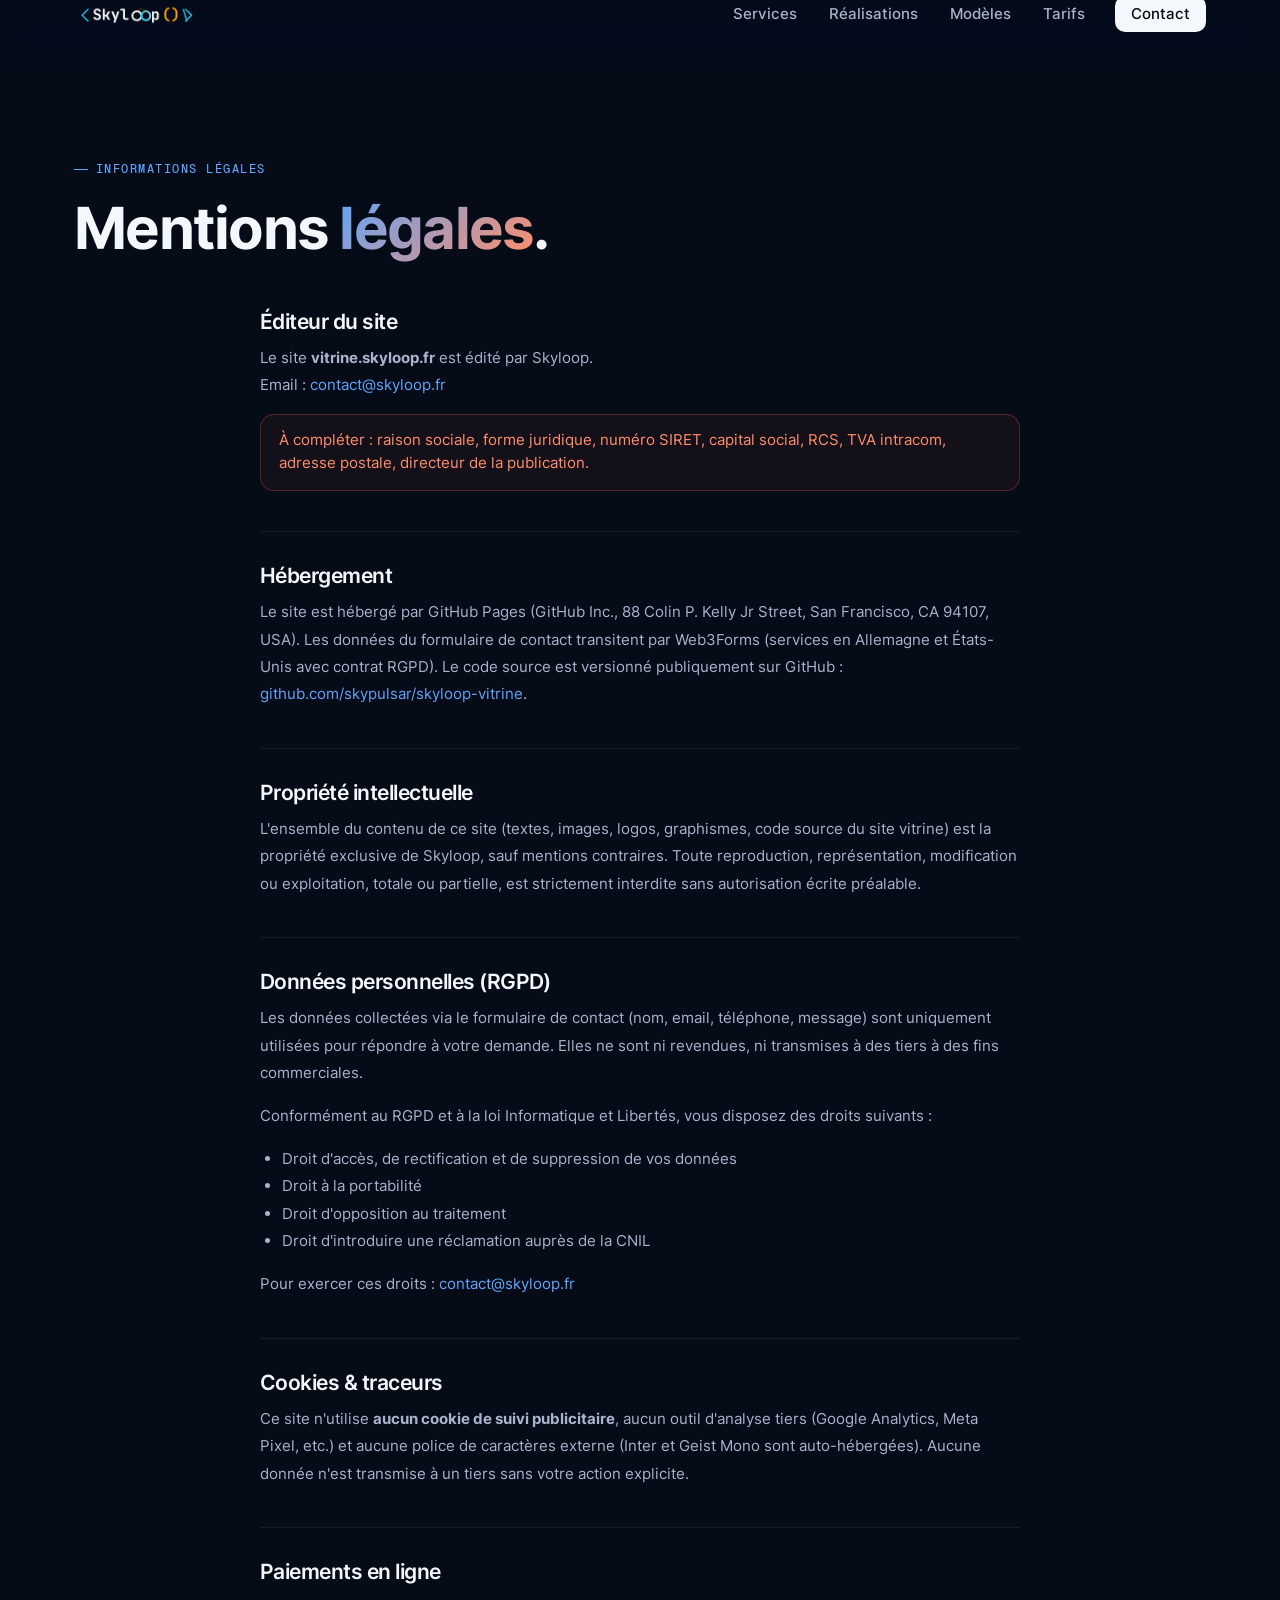
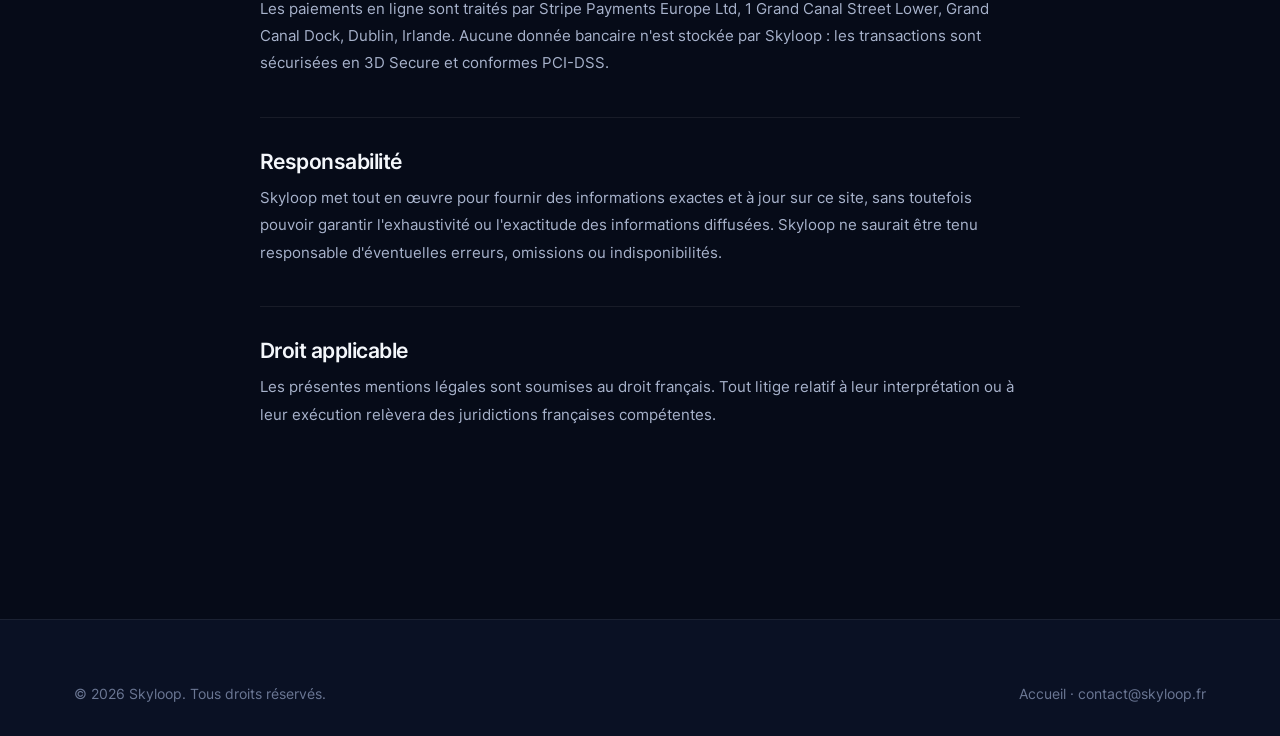
<file: mentions-legales.html>
<!DOCTYPE html>
<html lang="fr">
<head>
  <meta charset="UTF-8">
  <meta name="viewport" content="width=device-width, initial-scale=1.0">
  <meta name="theme-color" content="#060B18">
  <title>Mentions légales — Skyloop</title>
  <meta name="description" content="Mentions légales et politique RGPD de Skyloop.">
  <link rel="canonical" href="https://vitrine.skyloop.fr/mentions-legales.html">
  <meta name="robots" content="index, follow">
  <meta property="og:type" content="website">
  <meta property="og:url" content="https://vitrine.skyloop.fr/mentions-legales.html">
  <meta property="og:title" content="Mentions légales — Skyloop">
  <meta property="og:image" content="https://vitrine.skyloop.fr/assets/images/logoskyloop.png">
  <meta http-equiv="X-Content-Type-Options" content="nosniff">
  <meta http-equiv="Referrer-Policy" content="strict-origin-when-cross-origin">
  <link rel="icon" type="image/png" href="assets/images/logoskyloop.png">
  <link rel="preload" as="font" type="font/woff2" href="assets/fonts/inter-500.woff2" crossorigin>
  <link rel="stylesheet" href="assets/css/fonts.css">
  <link rel="stylesheet" href="assets/css/style.css">
  <style>
    .legal { max-width: 760px; margin: 0 auto; }
    .legal h2 { font-size: 1.3rem; margin-top: 40px; color: var(--ink-1); border-top: 1px solid var(--hairline); padding-top: 32px; }
    .legal h2:first-of-type { margin-top: 0; border-top: none; padding-top: 0; }
    .legal p, .legal li { color: var(--ink-2); font-size: 0.95rem; line-height: 1.8; }
    .legal ul { padding-left: 22px; }
    .legal a { color: var(--blue-2); }
    .legal .alert {
      background: rgba(255,107,71,0.06);
      border: 1px solid rgba(255,107,71,0.25);
      padding: 14px 18px;
      border-radius: var(--r-md);
      color: var(--coral-2);
      font-size: 0.92rem;
      margin: 12px 0;
    }
  </style>
</head>
<body>
  <header class="header" id="header">
    <div class="container">
      <nav class="nav">
        <a href="index.html" class="nav__logo"><img src="assets/images/skyloop-fd-sombre.png" alt="Skyloop" width="160" height="28"></a>
        <button class="nav__toggle" aria-label="Menu" aria-expanded="false">
          <svg viewBox="0 0 24 24" fill="none" stroke="currentColor" stroke-width="2" stroke-linecap="round"><line x1="3" y1="6" x2="21" y2="6"/><line x1="3" y1="12" x2="21" y2="12"/><line x1="3" y1="18" x2="21" y2="18"/></svg>
        </button>
        <ul class="nav__menu" id="menu">
          <li><a href="index.html#services">Services</a></li>
          <li><a href="realisations.html">Réalisations</a></li>
          <li><a href="templates.html">Modèles</a></li>
          <li><a href="tarifs.html">Tarifs</a></li>
          <li><a href="index.html#contact" class="nav__cta">Contact</a></li>
        </ul>
      </nav>
    </div>
  </header>

  <main style="padding-top: var(--header-h);">
    <section class="section" style="padding-top: 80px;">
      <div class="container">

        <div class="section-head" style="margin-bottom: 48px;">
          <span class="section-eyebrow">Informations légales</span>
          <h1>Mentions <span class="accent" style="background:linear-gradient(135deg,var(--blue-2),var(--coral-2));-webkit-background-clip:text;background-clip:text;color:transparent;">légales</span>.</h1>
        </div>

        <div class="legal">

          <h2>Éditeur du site</h2>
          <p>
            Le site <strong>vitrine.skyloop.fr</strong> est édité par Skyloop.<br>
            Email : <a href="mailto:contact@skyloop.fr">contact@skyloop.fr</a>
          </p>
          <div class="alert">À compléter : raison sociale, forme juridique, numéro SIRET, capital social, RCS, TVA intracom, adresse postale, directeur de la publication.</div>

          <h2>Hébergement</h2>
          <p>
            Le site est hébergé par GitHub Pages (GitHub Inc., 88 Colin P. Kelly Jr Street, San Francisco, CA 94107, USA).
            Les données du formulaire de contact transitent par Web3Forms (services en Allemagne et États-Unis avec contrat RGPD).
            Le code source est versionné publiquement sur GitHub : <a href="https://github.com/skypulsar/skyloop-vitrine" target="_blank" rel="noopener">github.com/skypulsar/skyloop-vitrine</a>.
          </p>

          <h2>Propriété intellectuelle</h2>
          <p>
            L'ensemble du contenu de ce site (textes, images, logos, graphismes, code source du site vitrine) est la propriété exclusive de Skyloop,
            sauf mentions contraires. Toute reproduction, représentation, modification ou exploitation, totale ou partielle,
            est strictement interdite sans autorisation écrite préalable.
          </p>

          <h2 id="rgpd">Données personnelles (RGPD)</h2>
          <p>
            Les données collectées via le formulaire de contact (nom, email, téléphone, message) sont uniquement utilisées
            pour répondre à votre demande. Elles ne sont ni revendues, ni transmises à des tiers à des fins commerciales.
          </p>
          <p>Conformément au RGPD et à la loi Informatique et Libertés, vous disposez des droits suivants :</p>
          <ul>
            <li>Droit d'accès, de rectification et de suppression de vos données</li>
            <li>Droit à la portabilité</li>
            <li>Droit d'opposition au traitement</li>
            <li>Droit d'introduire une réclamation auprès de la CNIL</li>
          </ul>
          <p>Pour exercer ces droits : <a href="mailto:contact@skyloop.fr">contact@skyloop.fr</a></p>

          <h2>Cookies & traceurs</h2>
          <p>
            Ce site n'utilise <strong>aucun cookie de suivi publicitaire</strong>, aucun outil d'analyse tiers (Google Analytics, Meta Pixel, etc.)
            et aucune police de caractères externe (Inter et Geist Mono sont auto-hébergées).
            Aucune donnée n'est transmise à un tiers sans votre action explicite.
          </p>

          <h2>Paiements en ligne</h2>
          <p>
            Les paiements en ligne sont traités par Stripe Payments Europe Ltd, 1 Grand Canal Street Lower, Grand Canal Dock, Dublin, Irlande.
            Aucune donnée bancaire n'est stockée par Skyloop : les transactions sont sécurisées en 3D Secure et conformes PCI-DSS.
          </p>

          <h2>Responsabilité</h2>
          <p>
            Skyloop met tout en œuvre pour fournir des informations exactes et à jour sur ce site, sans toutefois pouvoir
            garantir l'exhaustivité ou l'exactitude des informations diffusées. Skyloop ne saurait être tenu responsable
            d'éventuelles erreurs, omissions ou indisponibilités.
          </p>

          <h2>Droit applicable</h2>
          <p>
            Les présentes mentions légales sont soumises au droit français. Tout litige relatif à leur interprétation
            ou à leur exécution relèvera des juridictions françaises compétentes.
          </p>

        </div>

      </div>
    </section>
  </main>

  <footer class="footer">
    <div class="container">
      <div class="footer__bottom" style="border-top:none;padding-top:0;">
        <span>© <span id="current-year"></span> Skyloop. Tous droits réservés.</span>
        <span><a href="index.html">Accueil</a> · <a href="mailto:contact@skyloop.fr">contact@skyloop.fr</a></span>
      </div>
    </div>
  </footer>

  <script src="assets/js/main.js"></script>
</body>
</html>
</file>
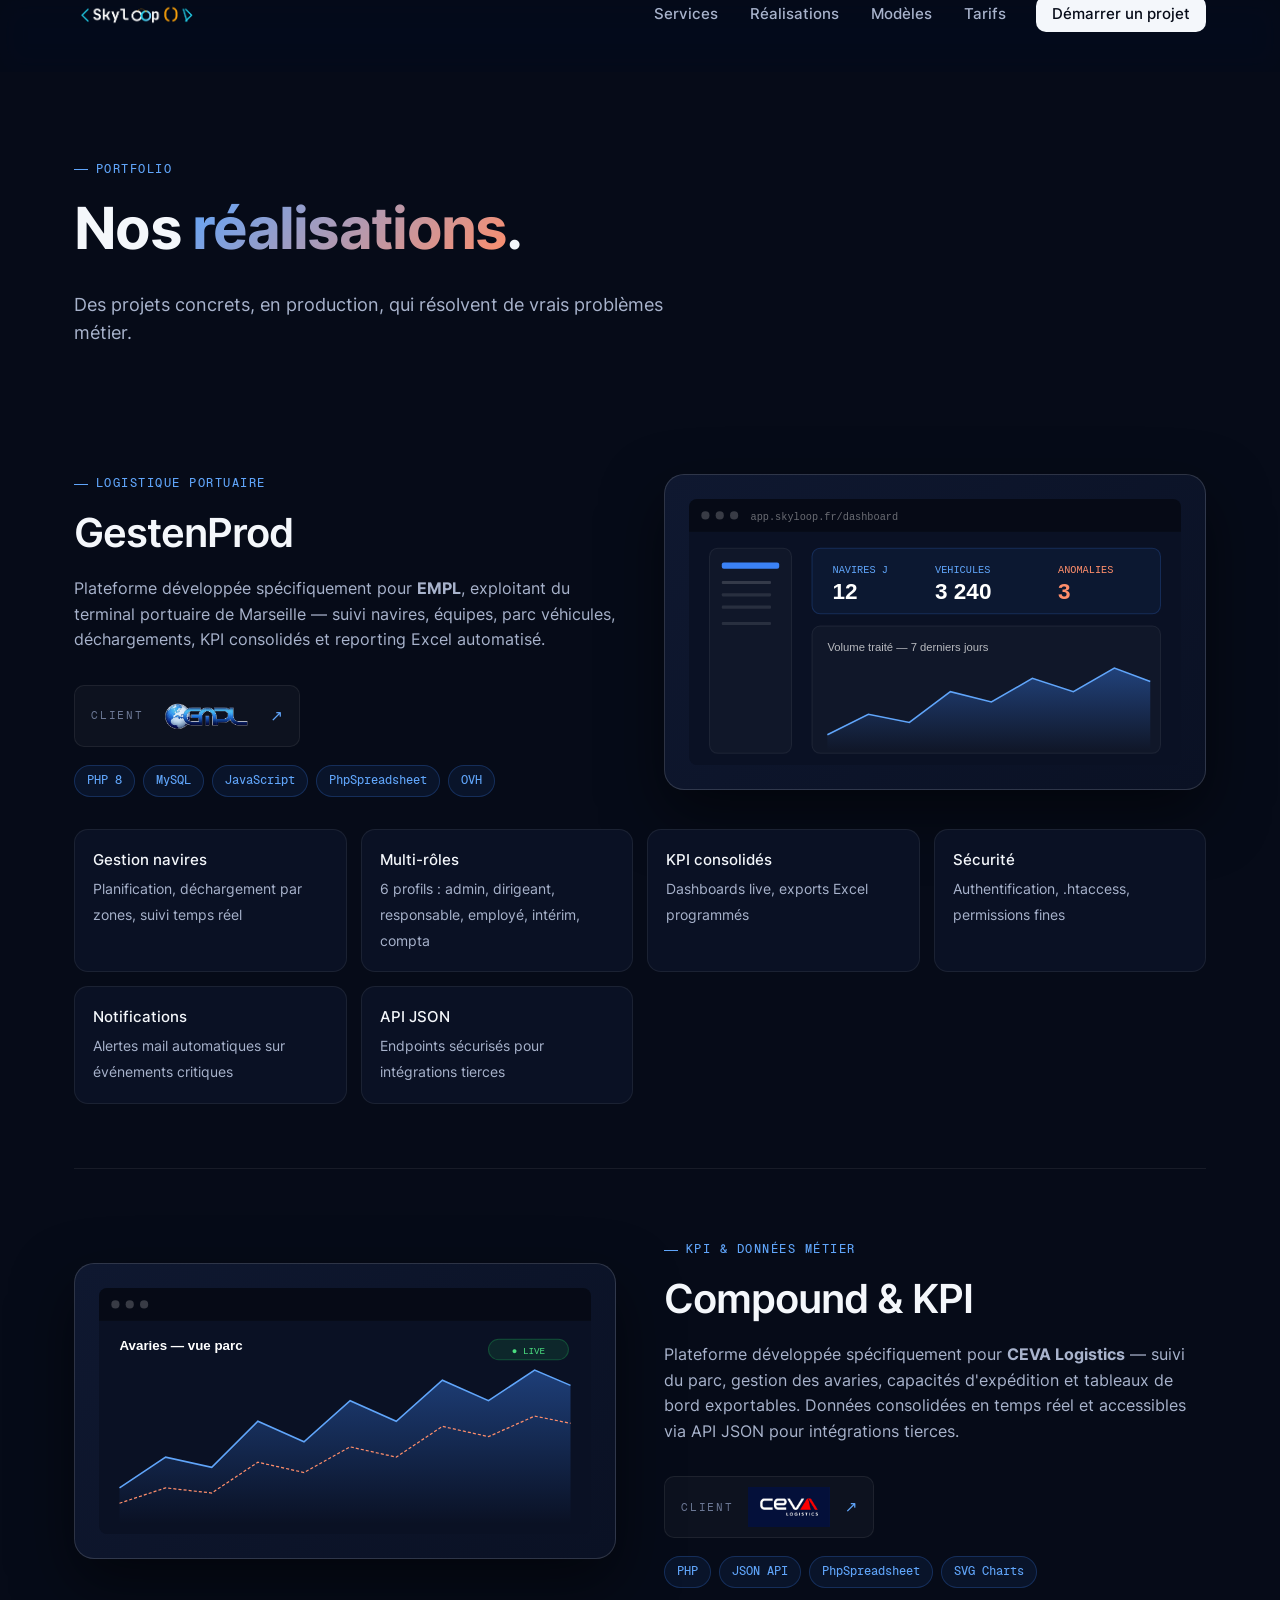
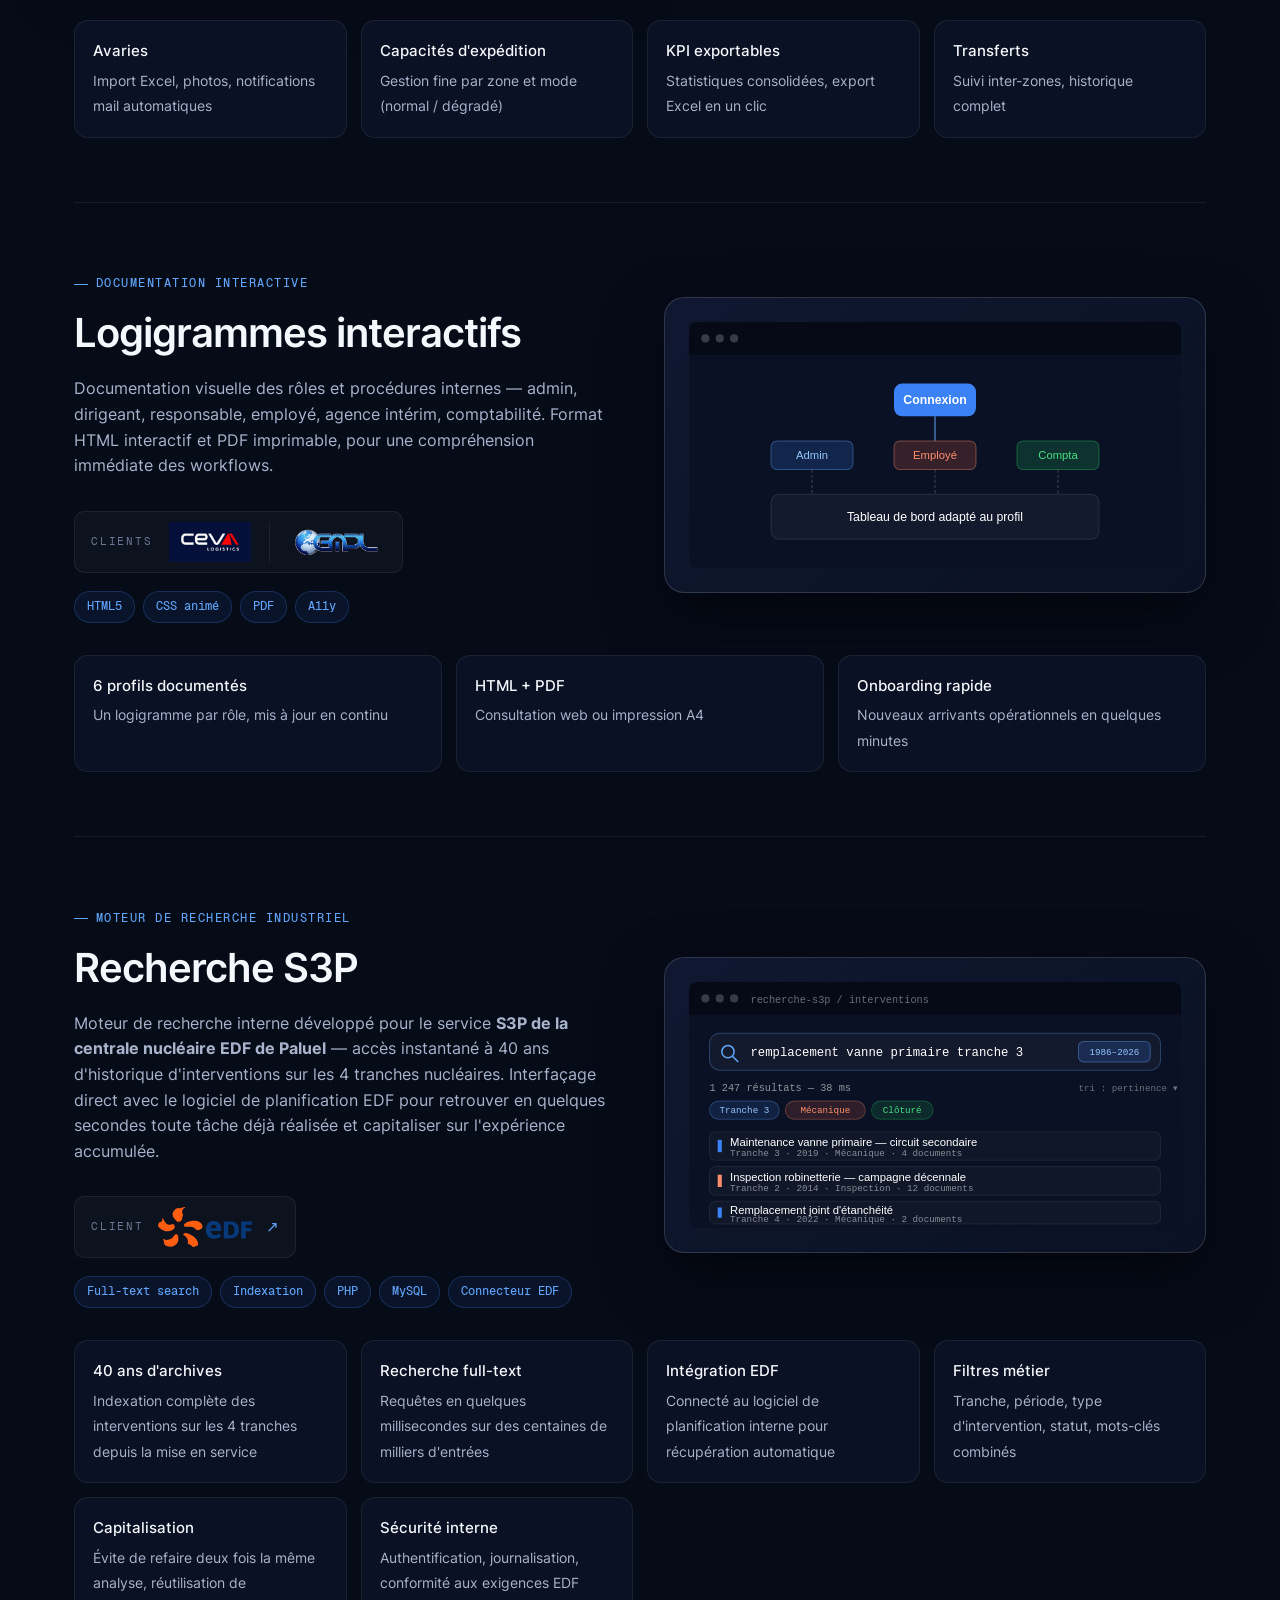
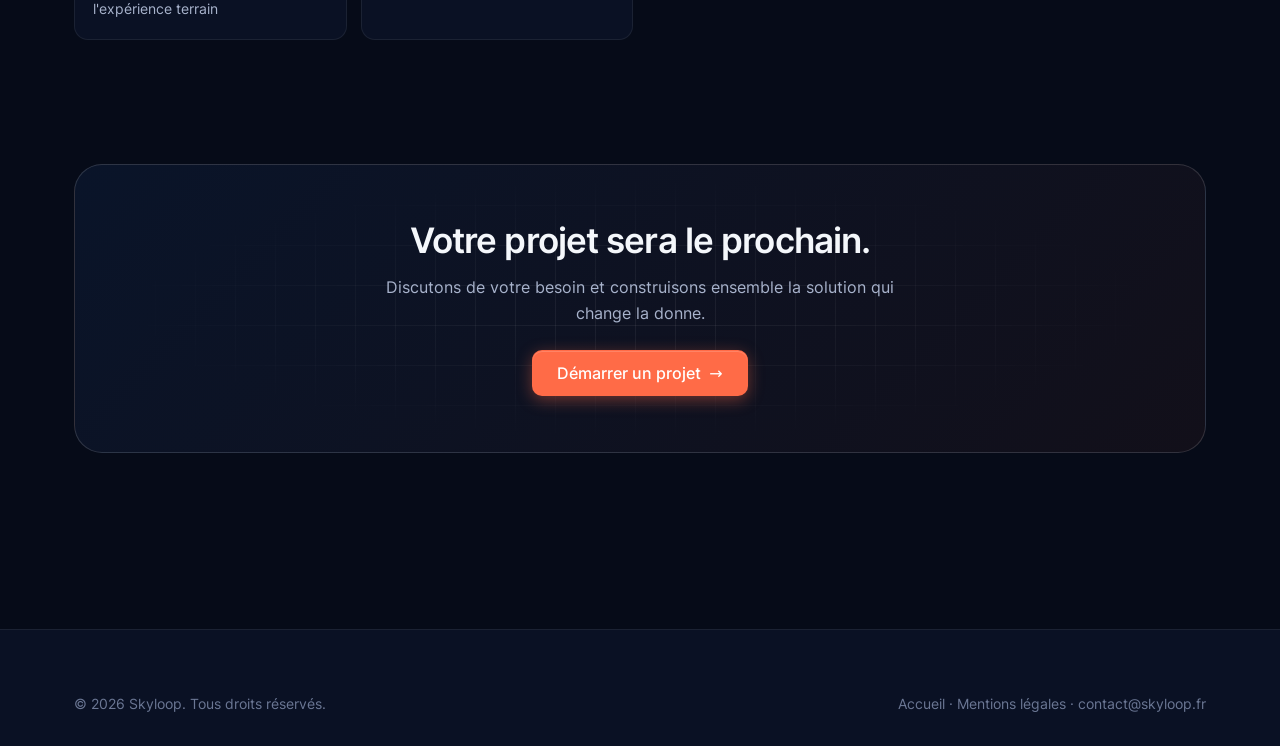
<file: realisations.html>
<!DOCTYPE html>
<html lang="fr">
<head>
  <meta charset="UTF-8">
  <meta name="viewport" content="width=device-width, initial-scale=1.0">
  <meta name="theme-color" content="#060B18">
  <title>Réalisations — Skyloop</title>
  <meta name="description" content="GestenProd, Compound, Logigrammes interactifs, Recherche S3P : quatre projets Skyloop déployés et en exploitation.">
  <link rel="canonical" href="https://vitrine.skyloop.fr/realisations.html">
  <meta name="robots" content="index, follow">
  <meta property="og:type" content="website">
  <meta property="og:url" content="https://vitrine.skyloop.fr/realisations.html">
  <meta property="og:title" content="Réalisations — Skyloop">
  <meta property="og:description" content="Quatre projets Skyloop déployés en production.">
  <meta property="og:image" content="https://vitrine.skyloop.fr/assets/images/logoskyloop.png">
  <meta http-equiv="X-Content-Type-Options" content="nosniff">
  <meta http-equiv="Referrer-Policy" content="strict-origin-when-cross-origin">
  <link rel="icon" type="image/png" href="assets/images/logoskyloop.png">
  <link rel="preload" as="font" type="font/woff2" href="assets/fonts/inter-500.woff2" crossorigin>
  <link rel="stylesheet" href="assets/css/fonts.css">
  <link rel="stylesheet" href="assets/css/style.css">
  <style>
    .project-detail { padding: 64px 0; border-bottom: 1px solid var(--hairline); }
    .project-detail:last-of-type { border-bottom: none; }
    .project-header { display: grid; grid-template-columns: 1fr 1fr; gap: 48px; align-items: center; margin-bottom: 32px; }
    .project-screen {
      background: linear-gradient(135deg, var(--bg-elev-2) 0%, var(--bg-elev-1) 100%);
      border-radius: var(--r-lg);
      padding: 24px;
      border: 1px solid var(--hairline-strong);
      box-shadow: var(--shadow-3);
      overflow: hidden;
    }
    .project-screen svg { width: 100%; height: auto; display: block; border-radius: 8px; }
    .features-grid {
      display: grid;
      grid-template-columns: repeat(auto-fit, minmax(220px, 1fr));
      gap: 14px;
      margin-top: 24px;
    }
    .feature-card {
      padding: 18px;
      background: var(--bg-elev-1);
      border: 1px solid var(--hairline);
      border-radius: var(--r-md);
    }
    .feature-card strong { color: var(--ink-1); display: block; margin-bottom: 4px; font-size: 0.95rem; font-weight: 500; }
    .feature-card span { color: var(--ink-2); font-size: 0.88rem; }
    .tech-stack { display: flex; flex-wrap: wrap; gap: 8px; margin-top: 18px; }
    .tech-pill {
      padding: 5px 12px;
      background: rgba(59,130,246,0.08);
      border: 1px solid rgba(59,130,246,0.24);
      color: var(--blue-2);
      border-radius: 100px;
      font-family: var(--font-mono);
      font-size: 0.78rem;
      font-weight: 500;
    }
    @media (max-width: 880px) {
      .project-header { grid-template-columns: 1fr; gap: 32px; }
    }
  </style>
</head>
<body>

  <header class="header" id="header">
    <div class="container">
      <nav class="nav">
        <a href="index.html" class="nav__logo"><img src="assets/images/skyloop-fd-sombre.png" alt="Skyloop" width="160" height="28"></a>
        <button class="nav__toggle" aria-label="Menu" aria-expanded="false">
          <svg viewBox="0 0 24 24" fill="none" stroke="currentColor" stroke-width="2" stroke-linecap="round"><line x1="3" y1="6" x2="21" y2="6"/><line x1="3" y1="12" x2="21" y2="12"/><line x1="3" y1="18" x2="21" y2="18"/></svg>
        </button>
        <ul class="nav__menu" id="menu">
          <li><a href="index.html#services">Services</a></li>
          <li><a href="realisations.html" aria-current="page">Réalisations</a></li>
          <li><a href="templates.html">Modèles</a></li>
          <li><a href="tarifs.html">Tarifs</a></li>
          <li><a href="index.html#contact" class="nav__cta">Démarrer un projet</a></li>
        </ul>
      </nav>
    </div>
  </header>

  <main style="padding-top: var(--header-h);">
    <section class="section" style="padding-top: 80px;">
      <div class="container">

        <div class="section-head reveal">
          <span class="section-eyebrow">Portfolio</span>
          <h1>Nos <span class="accent" style="background: linear-gradient(135deg, var(--blue-2), var(--coral-2)); -webkit-background-clip: text; background-clip: text; color: transparent;">réalisations</span>.</h1>
          <p class="section-lead">Des projets concrets, en production, qui résolvent de vrais problèmes métier.</p>
        </div>

        <article class="project-detail" id="gestenprod">
          <div class="project-header reveal">
            <div>
              <span class="section-eyebrow">Logistique portuaire</span>
              <h2>GestenProd</h2>
              <p style="color:var(--ink-2);">Plateforme développée spécifiquement pour <strong>EMPL</strong>, exploitant du terminal portuaire de Marseille — suivi navires, équipes, parc véhicules, déchargements, KPI consolidés et reporting Excel automatisé.</p>
              <a href="https://www.empl.fr" target="_blank" rel="noopener noreferrer" class="project-client" aria-label="Visiter le site EMPL">
                <span class="project-client__label">Client</span>
                <img src="assets/images/EMPL-Logo.avif" alt="EMPL" class="project-client__logo" loading="lazy">
                <span class="project-client__arrow" aria-hidden="true">↗</span>
              </a>
              <div class="tech-stack">
                <span class="tech-pill">PHP 8</span>
                <span class="tech-pill">MySQL</span>
                <span class="tech-pill">JavaScript</span>
                <span class="tech-pill">PhpSpreadsheet</span>
                <span class="tech-pill">OVH</span>
              </div>
            </div>
            <div class="project-screen">
              <svg viewBox="0 0 480 260" fill="none">
                <rect width="480" height="260" fill="#0A1124"/>
                <rect width="480" height="32" fill="rgba(0,0,0,0.4)"/>
                <circle cx="16" cy="16" r="4" fill="rgba(255,255,255,0.2)"/>
                <circle cx="30" cy="16" r="4" fill="rgba(255,255,255,0.2)"/>
                <circle cx="44" cy="16" r="4" fill="rgba(255,255,255,0.2)"/>
                <text x="60" y="20" fill="rgba(255,255,255,0.4)" font-family="monospace" font-size="10">app.skyloop.fr/dashboard</text>
                <rect x="20" y="48" width="80" height="200" rx="8" fill="rgba(255,255,255,0.025)" stroke="rgba(255,255,255,0.07)"/>
                <rect x="32" y="62" width="56" height="6" rx="2" fill="#3B82F6"/>
                <rect x="32" y="80" width="48" height="3" rx="1" fill="rgba(255,255,255,0.15)"/>
                <rect x="32" y="92" width="48" height="3" rx="1" fill="rgba(255,255,255,0.1)"/>
                <rect x="32" y="104" width="48" height="3" rx="1" fill="rgba(255,255,255,0.1)"/>
                <rect x="32" y="120" width="48" height="3" rx="1" fill="rgba(255,255,255,0.1)"/>
                <rect x="120" y="48" width="340" height="64" rx="8" fill="rgba(59,130,246,0.06)" stroke="rgba(59,130,246,0.22)"/>
                <text x="140" y="72" fill="#60A5FA" font-family="monospace" font-size="10">NAVIRES J</text>
                <text x="140" y="98" fill="white" font-family="sans-serif" font-size="22" font-weight="700">12</text>
                <text x="240" y="72" fill="#60A5FA" font-family="monospace" font-size="10">VEHICULES</text>
                <text x="240" y="98" fill="white" font-family="sans-serif" font-size="22" font-weight="700">3 240</text>
                <text x="360" y="72" fill="#FF8E6B" font-family="monospace" font-size="10">ANOMALIES</text>
                <text x="360" y="98" fill="#FF8E6B" font-family="sans-serif" font-size="22" font-weight="700">3</text>
                <rect x="120" y="124" width="340" height="124" rx="8" fill="rgba(255,255,255,0.025)" stroke="rgba(255,255,255,0.07)"/>
                <text x="135" y="148" fill="rgba(255,255,255,0.7)" font-family="sans-serif" font-size="11" font-weight="500">Volume traité — 7 derniers jours</text>
                <defs><linearGradient id="rg1" x1="0" y1="0" x2="0" y2="1"><stop offset="0%" stop-color="#3B82F6" stop-opacity="0.4"/><stop offset="100%" stop-color="#3B82F6" stop-opacity="0"/></linearGradient></defs>
                <path d="M135 230 L175 210 L215 218 L255 188 L295 198 L335 175 L375 188 L415 165 L450 178 L450 245 L135 245 Z" fill="url(#rg1)"/>
                <path d="M135 230 L175 210 L215 218 L255 188 L295 198 L335 175 L375 188 L415 165 L450 178" stroke="#60A5FA" stroke-width="1.5" fill="none"/>
              </svg>
            </div>
          </div>
          <div class="features-grid reveal">
            <div class="feature-card"><strong>Gestion navires</strong><span>Planification, déchargement par zones, suivi temps réel</span></div>
            <div class="feature-card"><strong>Multi-rôles</strong><span>6 profils : admin, dirigeant, responsable, employé, intérim, compta</span></div>
            <div class="feature-card"><strong>KPI consolidés</strong><span>Dashboards live, exports Excel programmés</span></div>
            <div class="feature-card"><strong>Sécurité</strong><span>Authentification, .htaccess, permissions fines</span></div>
            <div class="feature-card"><strong>Notifications</strong><span>Alertes mail automatiques sur événements critiques</span></div>
            <div class="feature-card"><strong>API JSON</strong><span>Endpoints sécurisés pour intégrations tierces</span></div>
          </div>
        </article>

        <article class="project-detail" id="compound">
          <div class="project-header reveal">
            <div class="project-screen" style="order: -1;">
              <svg viewBox="0 0 480 240" fill="none">
                <rect width="480" height="240" fill="#0A1124"/>
                <rect width="480" height="32" fill="rgba(0,0,0,0.4)"/>
                <circle cx="16" cy="16" r="4" fill="rgba(255,255,255,0.2)"/><circle cx="30" cy="16" r="4" fill="rgba(255,255,255,0.2)"/><circle cx="44" cy="16" r="4" fill="rgba(255,255,255,0.2)"/>
                <text x="20" y="60" fill="white" font-family="sans-serif" font-size="13" font-weight="600">Avaries — vue parc</text>
                <rect x="380" y="50" width="78" height="20" rx="10" fill="rgba(34,197,94,0.12)" stroke="rgba(34,197,94,0.3)"/>
                <text x="419" y="64" text-anchor="middle" fill="#4ADE80" font-family="monospace" font-size="9" font-weight="500">● LIVE</text>
                <defs><linearGradient id="cv2" x1="0" y1="0" x2="0" y2="1"><stop offset="0%" stop-color="#3B82F6" stop-opacity="0.4"/><stop offset="100%" stop-color="#3B82F6" stop-opacity="0"/></linearGradient></defs>
                <path d="M20 195 L65 165 L110 175 L155 130 L200 150 L245 110 L290 130 L335 90 L380 110 L425 80 L460 95 L460 230 L20 230 Z" fill="url(#cv2)"/>
                <path d="M20 195 L65 165 L110 175 L155 130 L200 150 L245 110 L290 130 L335 90 L380 110 L425 80 L460 95" stroke="#60A5FA" stroke-width="1.5" fill="none"/>
                <path d="M20 210 L65 195 L110 200 L155 170 L200 180 L245 155 L290 165 L335 135 L380 145 L425 125 L460 132" stroke="#FF8E6B" stroke-width="1.2" fill="none" stroke-dasharray="3 2"/>
              </svg>
            </div>
            <div>
              <span class="section-eyebrow">KPI & données métier</span>
              <h2>Compound & KPI</h2>
              <p style="color:var(--ink-2);">Plateforme développée spécifiquement pour <strong>CEVA Logistics</strong> — suivi du parc, gestion des avaries, capacités d'expédition et tableaux de bord exportables. Données consolidées en temps réel et accessibles via API JSON pour intégrations tierces.</p>
              <a href="https://www.cevalogistics.com" target="_blank" rel="noopener noreferrer" class="project-client" aria-label="Visiter le site CEVA Logistics">
                <span class="project-client__label">Client</span>
                <img src="assets/images/CEVA_Logo_Blue.jpg" alt="CEVA Logistics" class="project-client__logo" loading="lazy">
                <span class="project-client__arrow" aria-hidden="true">↗</span>
              </a>
              <div class="tech-stack">
                <span class="tech-pill">PHP</span>
                <span class="tech-pill">JSON API</span>
                <span class="tech-pill">PhpSpreadsheet</span>
                <span class="tech-pill">SVG Charts</span>
              </div>
            </div>
          </div>
          <div class="features-grid reveal">
            <div class="feature-card"><strong>Avaries</strong><span>Import Excel, photos, notifications mail automatiques</span></div>
            <div class="feature-card"><strong>Capacités d'expédition</strong><span>Gestion fine par zone et mode (normal / dégradé)</span></div>
            <div class="feature-card"><strong>KPI exportables</strong><span>Statistiques consolidées, export Excel en un clic</span></div>
            <div class="feature-card"><strong>Transferts</strong><span>Suivi inter-zones, historique complet</span></div>
          </div>
        </article>

        <article class="project-detail" id="logigrammes">
          <div class="project-header reveal">
            <div>
              <span class="section-eyebrow">Documentation interactive</span>
              <h2>Logigrammes interactifs</h2>
              <p style="color:var(--ink-2);">Documentation visuelle des rôles et procédures internes — admin, dirigeant, responsable, employé, agence intérim, comptabilité. Format HTML interactif et PDF imprimable, pour une compréhension immédiate des workflows.</p>
              <div class="project-clients">
                <span class="project-client__label">Clients</span>
                <div class="project-clients__logos">
                  <a href="https://www.cevalogistics.com" target="_blank" rel="noopener noreferrer" aria-label="Visiter le site CEVA Logistics">
                    <img src="assets/images/CEVA_Logo_Blue.jpg" alt="CEVA Logistics" class="project-client__logo" loading="lazy">
                  </a>
                  <a href="https://www.empl.fr" target="_blank" rel="noopener noreferrer" aria-label="Visiter le site EMPL">
                    <img src="assets/images/EMPL-Logo.avif" alt="EMPL" class="project-client__logo" loading="lazy">
                  </a>
                </div>
              </div>
              <div class="tech-stack">
                <span class="tech-pill">HTML5</span>
                <span class="tech-pill">CSS animé</span>
                <span class="tech-pill">PDF</span>
                <span class="tech-pill">A11y</span>
              </div>
            </div>
            <div class="project-screen">
              <svg viewBox="0 0 480 240" fill="none">
                <rect width="480" height="240" fill="#0A1124"/>
                <rect width="480" height="32" fill="rgba(0,0,0,0.4)"/>
                <circle cx="16" cy="16" r="4" fill="rgba(255,255,255,0.2)"/><circle cx="30" cy="16" r="4" fill="rgba(255,255,255,0.2)"/><circle cx="44" cy="16" r="4" fill="rgba(255,255,255,0.2)"/>
                <rect x="200" y="60" width="80" height="32" rx="8" fill="#3B82F6"/>
                <text x="240" y="80" text-anchor="middle" fill="white" font-family="sans-serif" font-size="12" font-weight="600">Connexion</text>
                <line x1="240" y1="92" x2="240" y2="116" stroke="rgba(96,165,250,0.5)" stroke-width="2"/>
                <rect x="80" y="116" width="80" height="28" rx="6" fill="rgba(59,130,246,0.18)" stroke="rgba(96,165,250,0.4)"/>
                <text x="120" y="134" text-anchor="middle" fill="#93C5FD" font-family="sans-serif" font-size="11" font-weight="500">Admin</text>
                <rect x="200" y="116" width="80" height="28" rx="6" fill="rgba(255,107,71,0.18)" stroke="rgba(255,142,107,0.4)"/>
                <text x="240" y="134" text-anchor="middle" fill="#FF8E6B" font-family="sans-serif" font-size="11" font-weight="500">Employé</text>
                <rect x="320" y="116" width="80" height="28" rx="6" fill="rgba(34,197,94,0.18)" stroke="rgba(34,197,94,0.4)"/>
                <text x="360" y="134" text-anchor="middle" fill="#4ADE80" font-family="sans-serif" font-size="11" font-weight="500">Compta</text>
                <line x1="120" y1="144" x2="120" y2="168" stroke="rgba(255,255,255,0.2)" stroke-dasharray="3 2"/>
                <line x1="240" y1="144" x2="240" y2="168" stroke="rgba(255,255,255,0.2)" stroke-dasharray="3 2"/>
                <line x1="360" y1="144" x2="360" y2="168" stroke="rgba(255,255,255,0.2)" stroke-dasharray="3 2"/>
                <rect x="80" y="168" width="320" height="44" rx="8" fill="rgba(255,255,255,0.04)" stroke="rgba(255,255,255,0.1)"/>
                <text x="240" y="194" text-anchor="middle" fill="white" font-family="sans-serif" font-size="12" font-weight="500">Tableau de bord adapté au profil</text>
              </svg>
            </div>
          </div>
          <div class="features-grid reveal">
            <div class="feature-card"><strong>6 profils documentés</strong><span>Un logigramme par rôle, mis à jour en continu</span></div>
            <div class="feature-card"><strong>HTML + PDF</strong><span>Consultation web ou impression A4</span></div>
            <div class="feature-card"><strong>Onboarding rapide</strong><span>Nouveaux arrivants opérationnels en quelques minutes</span></div>
          </div>
        </article>

        <article class="project-detail" id="s3p-paluel">
          <div class="project-header reveal">
            <div>
              <span class="section-eyebrow">Moteur de recherche industriel</span>
              <h2>Recherche S3P</h2>
              <p style="color:var(--ink-2);">Moteur de recherche interne développé pour le service <strong>S3P de la centrale nucléaire EDF de Paluel</strong> — accès instantané à 40 ans d'historique d'interventions sur les 4 tranches nucléaires. Interfaçage direct avec le logiciel de planification EDF pour retrouver en quelques secondes toute tâche déjà réalisée et capitaliser sur l'expérience accumulée.</p>
              <a href="https://www.edf.fr" target="_blank" rel="noopener noreferrer" class="project-client" aria-label="Visiter le site EDF">
                <span class="project-client__label">Client</span>
                <img src="assets/images/logo-edf.svg" alt="EDF" class="project-client__logo" loading="lazy">
                <span class="project-client__arrow" aria-hidden="true">↗</span>
              </a>
              <div class="tech-stack">
                <span class="tech-pill">Full-text search</span>
                <span class="tech-pill">Indexation</span>
                <span class="tech-pill">PHP</span>
                <span class="tech-pill">MySQL</span>
                <span class="tech-pill">Connecteur EDF</span>
              </div>
            </div>
            <div class="project-screen">
              <svg viewBox="0 0 480 240" fill="none">
                <rect width="480" height="240" fill="#0A1124"/>
                <rect width="480" height="32" fill="rgba(0,0,0,0.4)"/>
                <circle cx="16" cy="16" r="4" fill="rgba(255,255,255,0.2)"/><circle cx="30" cy="16" r="4" fill="rgba(255,255,255,0.2)"/><circle cx="44" cy="16" r="4" fill="rgba(255,255,255,0.2)"/>
                <text x="60" y="20" fill="rgba(255,255,255,0.4)" font-family="monospace" font-size="10">recherche-s3p / interventions</text>
                <rect x="20" y="50" width="440" height="36" rx="10" fill="rgba(255,255,255,0.04)" stroke="rgba(96,165,250,0.3)"/>
                <circle cx="38" cy="68" r="6" stroke="#60A5FA" stroke-width="1.5" fill="none"/>
                <line x1="42.5" y1="72.5" x2="48" y2="78" stroke="#60A5FA" stroke-width="1.5"/>
                <text x="60" y="72" fill="white" font-family="monospace" font-size="12">remplacement vanne primaire tranche 3</text>
                <rect x="380" y="58" width="70" height="20" rx="5" fill="rgba(59,130,246,0.18)" stroke="rgba(96,165,250,0.4)"/>
                <text x="415" y="71" text-anchor="middle" fill="#93C5FD" font-family="monospace" font-size="9">1986–2026</text>
                <text x="20" y="106" fill="rgba(255,255,255,0.55)" font-family="monospace" font-size="10">1 247 résultats — 38 ms</text>
                <text x="380" y="106" fill="rgba(255,255,255,0.4)" font-family="monospace" font-size="9">tri : pertinence ▾</text>
                <rect x="20" y="116" width="68" height="18" rx="9" fill="rgba(59,130,246,0.14)" stroke="rgba(96,165,250,0.3)"/>
                <text x="54" y="128" text-anchor="middle" fill="#93C5FD" font-family="monospace" font-size="9">Tranche 3</text>
                <rect x="94" y="116" width="78" height="18" rx="9" fill="rgba(255,107,71,0.14)" stroke="rgba(255,142,107,0.3)"/>
                <text x="133" y="128" text-anchor="middle" fill="#FF8E6B" font-family="monospace" font-size="9">Mécanique</text>
                <rect x="178" y="116" width="60" height="18" rx="9" fill="rgba(34,197,94,0.14)" stroke="rgba(34,197,94,0.3)"/>
                <text x="208" y="128" text-anchor="middle" fill="#4ADE80" font-family="monospace" font-size="9">Clôturé</text>
                <rect x="20" y="146" width="440" height="28" rx="6" fill="rgba(255,255,255,0.025)" stroke="rgba(255,255,255,0.07)"/>
                <rect x="28" y="154" width="4" height="12" fill="#3B82F6"/>
                <text x="40" y="160" fill="white" font-family="sans-serif" font-size="11" font-weight="500">Maintenance vanne primaire — circuit secondaire</text>
                <text x="40" y="170" fill="rgba(255,255,255,0.5)" font-family="monospace" font-size="9">Tranche 3 · 2019 · Mécanique · 4 documents</text>
                <rect x="20" y="180" width="440" height="28" rx="6" fill="rgba(255,255,255,0.025)" stroke="rgba(255,255,255,0.07)"/>
                <rect x="28" y="188" width="4" height="12" fill="#FF8E6B"/>
                <text x="40" y="194" fill="white" font-family="sans-serif" font-size="11" font-weight="500">Inspection robinetterie — campagne décennale</text>
                <text x="40" y="204" fill="rgba(255,255,255,0.5)" font-family="monospace" font-size="9">Tranche 2 · 2014 · Inspection · 12 documents</text>
                <rect x="20" y="214" width="440" height="22" rx="6" fill="rgba(255,255,255,0.025)" stroke="rgba(255,255,255,0.07)"/>
                <rect x="28" y="220" width="4" height="10" fill="#3B82F6"/>
                <text x="40" y="226" fill="white" font-family="sans-serif" font-size="11" font-weight="500">Remplacement joint d'étanchéité</text>
                <text x="40" y="234" fill="rgba(255,255,255,0.5)" font-family="monospace" font-size="9">Tranche 4 · 2022 · Mécanique · 2 documents</text>
              </svg>
            </div>
          </div>
          <div class="features-grid reveal">
            <div class="feature-card"><strong>40 ans d'archives</strong><span>Indexation complète des interventions sur les 4 tranches depuis la mise en service</span></div>
            <div class="feature-card"><strong>Recherche full-text</strong><span>Requêtes en quelques millisecondes sur des centaines de milliers d'entrées</span></div>
            <div class="feature-card"><strong>Intégration EDF</strong><span>Connecté au logiciel de planification interne pour récupération automatique</span></div>
            <div class="feature-card"><strong>Filtres métier</strong><span>Tranche, période, type d'intervention, statut, mots-clés combinés</span></div>
            <div class="feature-card"><strong>Capitalisation</strong><span>Évite de refaire deux fois la même analyse, réutilisation de l'expérience terrain</span></div>
            <div class="feature-card"><strong>Sécurité interne</strong><span>Authentification, journalisation, conformité aux exigences EDF</span></div>
          </div>
        </article>

        <div class="cta-banner reveal" style="margin-top: 60px;">
          <h2>Votre projet sera le prochain.</h2>
          <p>Discutons de votre besoin et construisons ensemble la solution qui change la donne.</p>
          <a href="index.html#contact" class="btn btn--accent btn--lg">Démarrer un projet <span class="arrow">→</span></a>
        </div>

      </div>
    </section>
  </main>

  <footer class="footer">
    <div class="container">
      <div class="footer__bottom" style="border-top: none; padding-top: 0;">
        <span>© <span id="current-year"></span> Skyloop. Tous droits réservés.</span>
        <span><a href="index.html">Accueil</a> · <a href="mentions-legales.html">Mentions légales</a> · <a href="mailto:contact@skyloop.fr">contact@skyloop.fr</a></span>
      </div>
    </div>
  </footer>

  <script src="assets/js/main.js"></script>
</body>
</html>
</file>
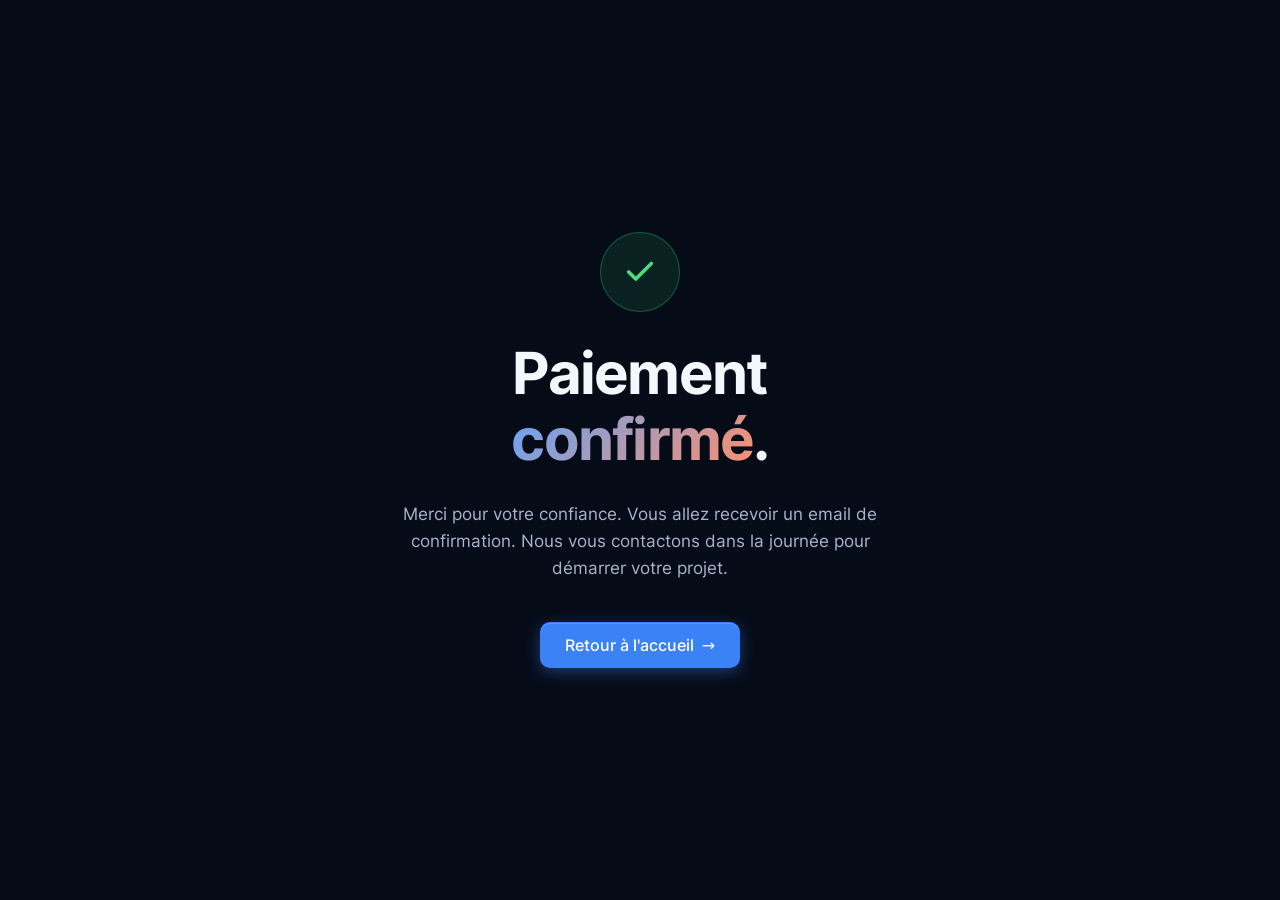
<file: success.html>
<!DOCTYPE html>
<html lang="fr">
<head>
  <meta charset="UTF-8">
  <meta name="viewport" content="width=device-width, initial-scale=1.0">
  <meta name="theme-color" content="#060B18">
  <title>Paiement confirmé — Skyloop</title>
  <link rel="canonical" href="https://vitrine.skyloop.fr/success.html">
  <meta name="robots" content="noindex">
  <meta http-equiv="X-Content-Type-Options" content="nosniff">
  <meta http-equiv="Referrer-Policy" content="strict-origin-when-cross-origin">
  <link rel="icon" type="image/png" href="assets/images/logoskyloop.png">
  <link rel="stylesheet" href="assets/css/fonts.css">
  <link rel="stylesheet" href="assets/css/style.css">
</head>
<body>

  <main style="min-height:100vh;display:flex;align-items:center;padding:80px 0;">
    <div class="container">
      <div style="max-width:520px;margin:0 auto;text-align:center;">
        <div style="width:80px;height:80px;margin:0 auto 28px;border-radius:50%;background:rgba(34,197,94,0.12);border:1px solid rgba(34,197,94,0.4);display:flex;align-items:center;justify-content:center;">
          <svg width="34" height="34" viewBox="0 0 24 24" fill="none" stroke="#4ADE80" stroke-width="2.5" stroke-linecap="round" stroke-linejoin="round"><polyline points="20 6 9 17 4 12"/></svg>
        </div>
        <h1>Paiement <span style="background:linear-gradient(135deg,var(--blue-2),var(--coral-2));-webkit-background-clip:text;background-clip:text;color:transparent;">confirmé</span>.</h1>
        <p style="font-size:1.05rem;">
          Merci pour votre confiance. Vous allez recevoir un email de confirmation.
          Nous vous contactons dans la journée pour démarrer votre projet.
        </p>
        <a href="index.html" class="btn btn--primary btn--lg" style="margin-top:24px;">Retour à l'accueil <span class="arrow">→</span></a>
      </div>
    </div>
  </main>

  <script src="assets/js/main.js"></script>
</body>
</html>
</file>
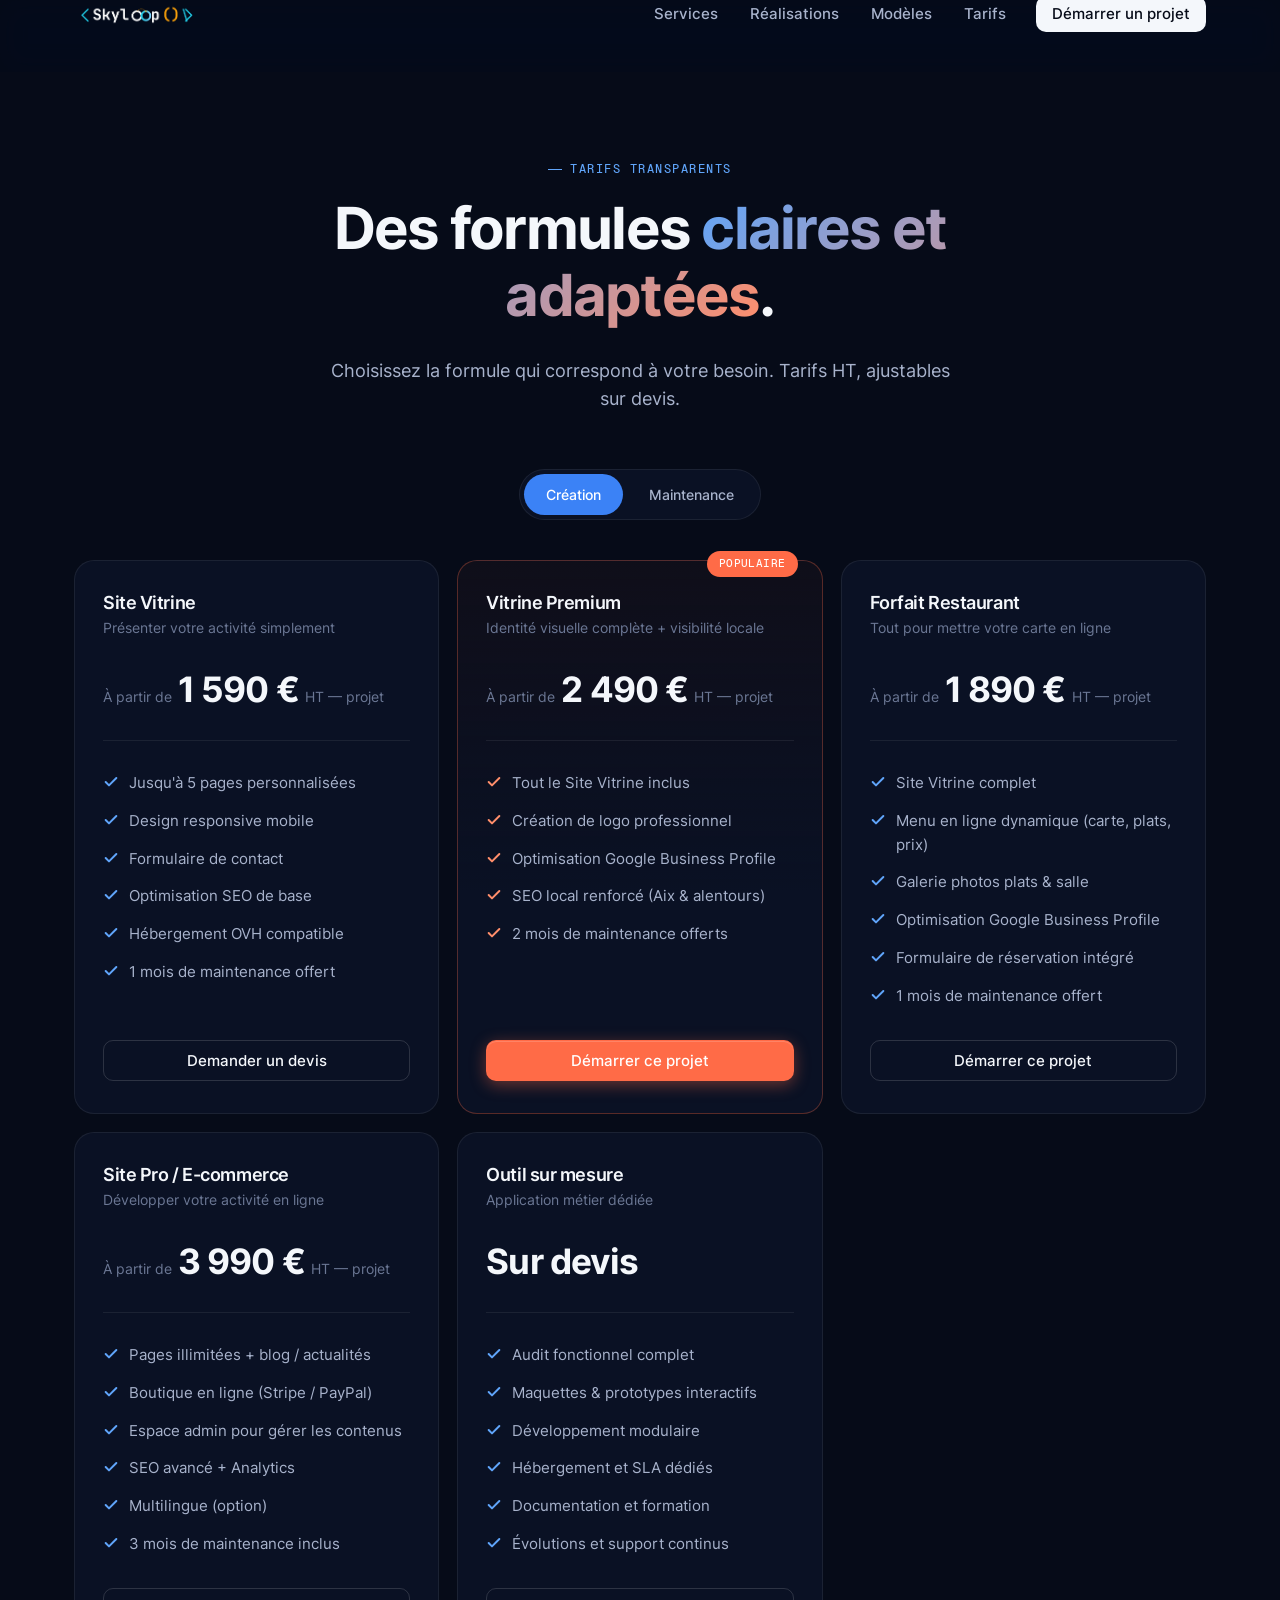
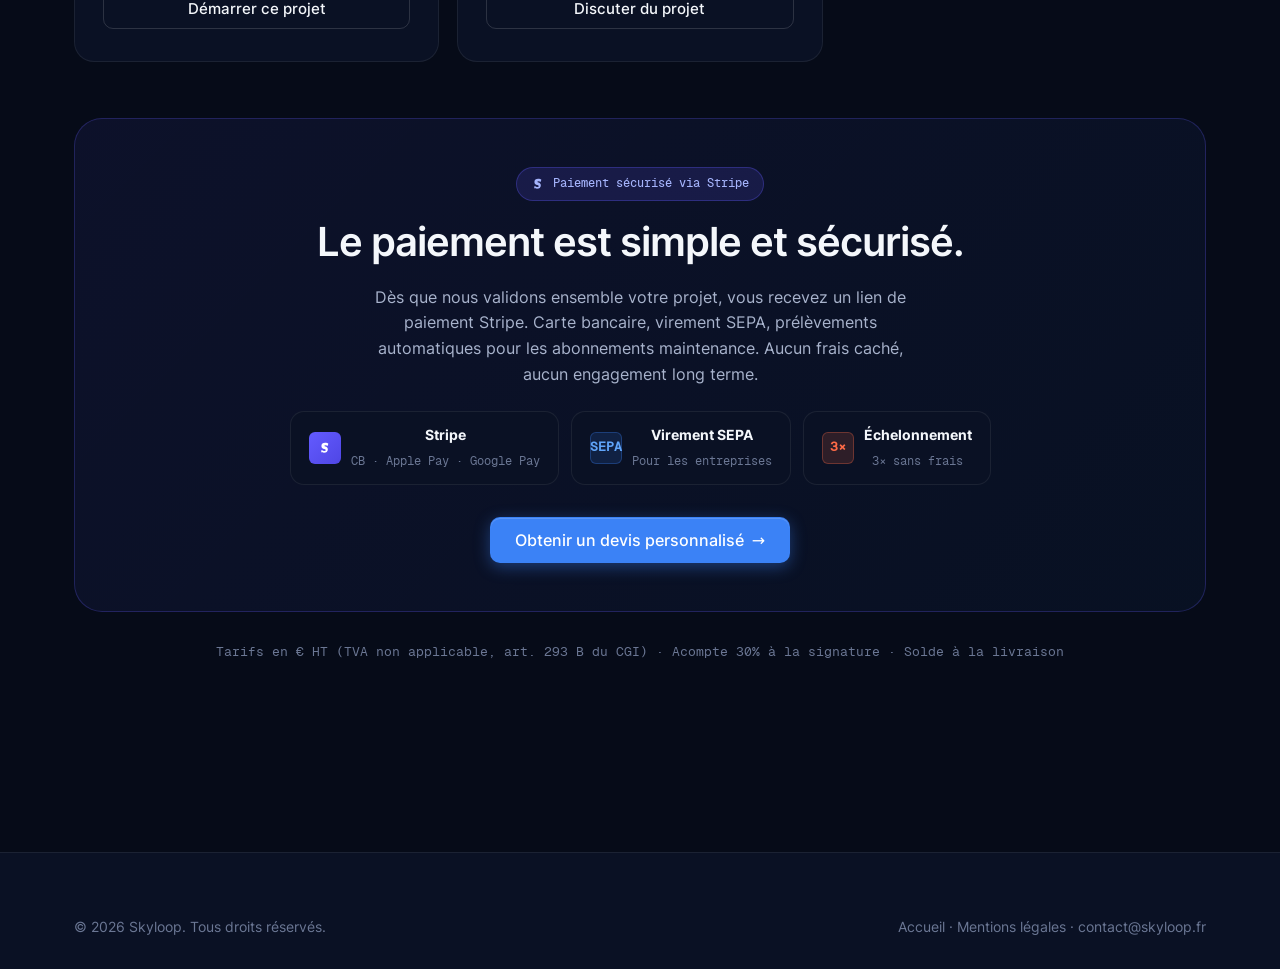
<file: tarifs.html>
<!DOCTYPE html>
<html lang="fr">
<head>
  <meta charset="UTF-8">
  <meta name="viewport" content="width=device-width, initial-scale=1.0">
  <meta name="theme-color" content="#060B18">
  <title>Tarifs — Skyloop</title>
  <meta name="description" content="Découvrez les formules Skyloop : sites vitrines, e-commerce, outils sur mesure et maintenance. Paiement sécurisé via Stripe.">
  <link rel="canonical" href="https://vitrine.skyloop.fr/tarifs.html">
  <meta name="robots" content="index, follow">
  <meta property="og:type" content="website">
  <meta property="og:url" content="https://vitrine.skyloop.fr/tarifs.html">
  <meta property="og:title" content="Tarifs — Skyloop">
  <meta property="og:description" content="Sites vitrines, e-commerce, outils sur mesure et maintenance. Tarifs transparents.">
  <meta property="og:image" content="https://vitrine.skyloop.fr/assets/images/logoskyloop.png">
  <meta http-equiv="X-Content-Type-Options" content="nosniff">
  <meta http-equiv="Referrer-Policy" content="strict-origin-when-cross-origin">
  <link rel="icon" type="image/png" href="assets/images/logoskyloop.png">
  <link rel="preload" as="font" type="font/woff2" href="assets/fonts/inter-500.woff2" crossorigin>
  <link rel="stylesheet" href="assets/css/fonts.css">
  <link rel="stylesheet" href="assets/css/style.css">
  <style>
    .tabs {
      display: inline-flex;
      gap: 4px;
      padding: 4px;
      background: var(--bg-elev-1);
      border: 1px solid var(--hairline);
      border-radius: 100px;
      margin-bottom: 40px;
    }
    .tab {
      padding: 9px 22px;
      border-radius: 100px;
      background: transparent;
      color: var(--ink-2);
      border: none;
      cursor: pointer;
      font: inherit;
      font-weight: 500;
      font-size: 0.9rem;
      transition: all 0.2s var(--ease-out);
    }
    .tab.active {
      background: var(--blue);
      color: white;
    }
    .maintenance-table {
      width: 100%;
      border-collapse: collapse;
      margin-top: 32px;
      background: var(--bg-elev-1);
      border: 1px solid var(--hairline);
      border-radius: var(--r-lg);
      overflow: hidden;
    }
    .maintenance-table th, .maintenance-table td {
      padding: 14px 18px;
      text-align: left;
      border-bottom: 1px solid var(--hairline);
    }
    .maintenance-table th {
      background: var(--bg-elev-2);
      color: var(--ink-1);
      font-weight: 500;
      font-size: 0.82rem;
      text-transform: uppercase;
      letter-spacing: 0.05em;
      font-family: var(--font-mono);
    }
    .maintenance-table td { color: var(--ink-2); font-size: 0.92rem; }
    .maintenance-table tr:last-child td { border-bottom: none; }
    .maintenance-table .check { color: var(--success); font-weight: 600; }
    .maintenance-table .cross { color: var(--ink-4); }

    .stripe-cta {
      margin-top: 56px;
      padding: 48px 36px;
      background: linear-gradient(135deg, rgba(99, 91, 255, 0.08) 0%, rgba(59, 130, 246, 0.05) 100%);
      border: 1px solid rgba(99, 91, 255, 0.25);
      border-radius: var(--r-xl);
      text-align: center;
    }
    .stripe-cta__logo {
      display: inline-flex;
      align-items: center;
      gap: 8px;
      padding: 6px 14px;
      background: rgba(99, 91, 255, 0.15);
      border: 1px solid rgba(99, 91, 255, 0.3);
      border-radius: 100px;
      color: #A5B4FC;
      font-family: var(--font-mono);
      font-size: 0.78rem;
      font-weight: 500;
      margin-bottom: 18px;
    }
    .payment-methods {
      display: flex;
      flex-wrap: wrap;
      justify-content: center;
      gap: 12px;
      margin-top: 24px;
    }
    .pay-method {
      padding: 12px 18px;
      background: var(--bg-elev-1);
      border: 1px solid var(--hairline);
      border-radius: var(--r-md);
      display: flex;
      align-items: center;
      gap: 10px;
    }
    .pay-method__logo {
      width: 32px; height: 32px;
      border-radius: 6px;
      display: flex;
      align-items: center;
      justify-content: center;
      font-weight: 600;
      font-size: 0.8rem;
    }
    @media (max-width: 720px) {
      .maintenance-table { display: block; overflow-x: auto; }
    }
  </style>
</head>
<body>

  <header class="header" id="header">
    <div class="container">
      <nav class="nav">
        <a href="index.html" class="nav__logo"><img src="assets/images/skyloop-fd-sombre.png" alt="Skyloop" width="160" height="28"></a>
        <button class="nav__toggle" aria-label="Menu" aria-expanded="false">
          <svg viewBox="0 0 24 24" fill="none" stroke="currentColor" stroke-width="2" stroke-linecap="round"><line x1="3" y1="6" x2="21" y2="6"/><line x1="3" y1="12" x2="21" y2="12"/><line x1="3" y1="18" x2="21" y2="18"/></svg>
        </button>
        <ul class="nav__menu" id="menu">
          <li><a href="index.html#services">Services</a></li>
          <li><a href="realisations.html">Réalisations</a></li>
          <li><a href="templates.html">Modèles</a></li>
          <li><a href="tarifs.html" aria-current="page">Tarifs</a></li>
          <li><a href="index.html#contact" class="nav__cta">Démarrer un projet</a></li>
        </ul>
      </nav>
    </div>
  </header>

  <main style="padding-top: var(--header-h);">
    <section class="section" style="padding-top: 80px;">
      <div class="container">

        <div class="section-head section-head--center reveal">
          <span class="section-eyebrow">Tarifs transparents</span>
          <h1>Des formules <span class="accent" style="background:linear-gradient(135deg,var(--blue-2),var(--coral-2));-webkit-background-clip:text;background-clip:text;color:transparent;">claires et adaptées</span>.</h1>
          <p class="section-lead" style="margin:0 auto;">Choisissez la formule qui correspond à votre besoin. Tarifs HT, ajustables sur devis.</p>
        </div>

        <div style="text-align:center;">
          <div class="tabs reveal" role="tablist">
            <button class="tab active" data-target="creation" role="tab" aria-selected="true">Création</button>
            <button class="tab" data-target="maintenance" role="tab" aria-selected="false">Maintenance</button>
          </div>
        </div>

        <div id="creation" class="tab-panel">
          <div class="pricing">
            <div class="plan reveal">
              <h3>Site Vitrine</h3>
              <p class="plan__sub">Présenter votre activité simplement</p>
              <div class="plan__price"><span>À partir de</span><strong>1 590 €</strong><span>HT — projet</span></div>
              <ul>
                <li>Jusqu'à 5 pages personnalisées</li>
                <li>Design responsive mobile</li>
                <li>Formulaire de contact</li>
                <li>Optimisation SEO de base</li>
                <li>Hébergement OVH compatible</li>
                <li>1 mois de maintenance offert</li>
              </ul>
              <a href="index.html#contact" class="btn btn--ghost">Demander un devis</a>
            </div>
            <div class="plan plan--featured reveal" data-delay="1">
              <h3>Vitrine Premium</h3>
              <p class="plan__sub">Identité visuelle complète + visibilité locale</p>
              <div class="plan__price"><span>À partir de</span><strong>2 490 €</strong><span>HT — projet</span></div>
              <ul>
                <li>Tout le Site Vitrine inclus</li>
                <li>Création de logo professionnel</li>
                <li>Optimisation Google Business Profile</li>
                <li>SEO local renforcé (Aix &amp; alentours)</li>
                <li>2 mois de maintenance offerts</li>
              </ul>
              <a href="index.html#contact" class="btn btn--accent">Démarrer ce projet</a>
            </div>
            <div class="plan reveal" data-delay="2">
              <h3>Forfait Restaurant</h3>
              <p class="plan__sub">Tout pour mettre votre carte en ligne</p>
              <div class="plan__price"><span>À partir de</span><strong>1 890 €</strong><span>HT — projet</span></div>
              <ul>
                <li>Site Vitrine complet</li>
                <li>Menu en ligne dynamique (carte, plats, prix)</li>
                <li>Galerie photos plats &amp; salle</li>
                <li>Optimisation Google Business Profile</li>
                <li>Formulaire de réservation intégré</li>
                <li>1 mois de maintenance offert</li>
              </ul>
              <a href="index.html#contact" class="btn btn--ghost">Démarrer ce projet</a>
            </div>
            <div class="plan reveal" data-delay="3">
              <h3>Site Pro / E-commerce</h3>
              <p class="plan__sub">Développer votre activité en ligne</p>
              <div class="plan__price"><span>À partir de</span><strong>3 990 €</strong><span>HT — projet</span></div>
              <ul>
                <li>Pages illimitées + blog / actualités</li>
                <li>Boutique en ligne (Stripe / PayPal)</li>
                <li>Espace admin pour gérer les contenus</li>
                <li>SEO avancé + Analytics</li>
                <li>Multilingue (option)</li>
                <li>3 mois de maintenance inclus</li>
              </ul>
              <a href="index.html#contact" class="btn btn--ghost">Démarrer ce projet</a>
            </div>
            <div class="plan reveal" data-delay="4">
              <h3>Outil sur mesure</h3>
              <p class="plan__sub">Application métier dédiée</p>
              <div class="plan__price"><strong>Sur devis</strong></div>
              <ul>
                <li>Audit fonctionnel complet</li>
                <li>Maquettes &amp; prototypes interactifs</li>
                <li>Développement modulaire</li>
                <li>Hébergement et SLA dédiés</li>
                <li>Documentation et formation</li>
                <li>Évolutions et support continus</li>
              </ul>
              <a href="index.html#contact" class="btn btn--ghost">Discuter du projet</a>
            </div>
          </div>
        </div>

        <div id="maintenance" class="tab-panel" style="display:none;">
          <div class="pricing">
            <div class="plan reveal">
              <h3>Essentiel</h3>
              <p class="plan__sub">Pour rester en ligne en sécurité</p>
              <div class="plan__price"><strong>59 €</strong><span>HT / mois</span></div>
              <ul>
                <li>Mises à jour de sécurité</li>
                <li>Sauvegardes hebdomadaires</li>
                <li>Surveillance uptime 24/7</li>
                <li>Support email (48 h)</li>
                <li>Rapport mensuel</li>
              </ul>
              <a href="index.html#contact" class="btn btn--ghost">S'abonner</a>
            </div>
            <div class="plan plan--featured reveal" data-delay="1">
              <h3>Business</h3>
              <p class="plan__sub">Pour les sites avec du trafic</p>
              <div class="plan__price"><strong>169 €</strong><span>HT / mois</span></div>
              <ul>
                <li>Tout l'Essentiel inclus</li>
                <li>Sauvegardes quotidiennes</li>
                <li>Support prioritaire (24 h)</li>
                <li>2 h de modifications / mois</li>
                <li>Optimisations de performance</li>
                <li>Analyse SEO mensuelle</li>
              </ul>
              <a href="index.html#contact" class="btn btn--accent">S'abonner</a>
            </div>
            <div class="plan reveal" data-delay="2">
              <h3>Premium</h3>
              <p class="plan__sub">Pour les applications critiques</p>
              <div class="plan__price"><strong>449 €</strong><span>HT / mois</span></div>
              <ul>
                <li>Tout le Business inclus</li>
                <li>Support sous 4 h ouvrées</li>
                <li>5 h de modifications / mois</li>
                <li>Astreinte sur demande</li>
                <li>Audit sécurité trimestriel</li>
                <li>Hébergement haute dispo</li>
              </ul>
              <a href="index.html#contact" class="btn btn--ghost">S'abonner</a>
            </div>
          </div>

          <table class="maintenance-table reveal">
            <thead>
              <tr>
                <th>Inclus dans la maintenance</th>
                <th style="text-align:center;">Essentiel</th>
                <th style="text-align:center;">Business</th>
                <th style="text-align:center;">Premium</th>
              </tr>
            </thead>
            <tbody>
              <tr><td>Mises à jour de sécurité</td><td style="text-align:center;" class="check">✓</td><td style="text-align:center;" class="check">✓</td><td style="text-align:center;" class="check">✓</td></tr>
              <tr><td>Sauvegardes</td><td style="text-align:center;">Hebdo</td><td style="text-align:center;">Quotidiennes</td><td style="text-align:center;">Temps réel</td></tr>
              <tr><td>Support</td><td style="text-align:center;">48 h</td><td style="text-align:center;">24 h</td><td style="text-align:center;">4 h</td></tr>
              <tr><td>Modifications mensuelles</td><td style="text-align:center;" class="cross">—</td><td style="text-align:center;">2 h</td><td style="text-align:center;">5 h</td></tr>
              <tr><td>Astreinte 24/7</td><td style="text-align:center;" class="cross">—</td><td style="text-align:center;" class="cross">—</td><td style="text-align:center;" class="check">✓</td></tr>
              <tr><td>Audit sécurité</td><td style="text-align:center;" class="cross">—</td><td style="text-align:center;">Annuel</td><td style="text-align:center;">Trimestriel</td></tr>
            </tbody>
          </table>
        </div>

        <div class="stripe-cta reveal">
          <span class="stripe-cta__logo">
            <svg width="14" height="14" viewBox="0 0 24 24" fill="currentColor"><path d="M13.479 9.883c-1.626-.604-2.512-1.067-2.512-1.803 0-.622.511-.977 1.423-.977 1.667 0 3.379.642 4.558 1.22l.665-4.111c-.935-.446-2.847-1.177-5.49-1.177-1.87 0-3.425.488-4.536 1.4-1.155.954-1.752 2.334-1.752 4.003 0 3.024 1.848 4.319 4.858 5.412 1.937.703 2.587 1.203 2.587 1.973 0 .746-.643 1.178-1.806 1.178-1.464 0-3.879-.717-5.464-1.638l-.674 4.155C5.737 19.32 7.961 20 10.273 20c1.972 0 3.616-.467 4.728-1.35 1.243-.984 1.886-2.439 1.886-4.347 0-3.094-1.889-4.382-4.408-5.42z"/></svg>
            Paiement sécurisé via Stripe
          </span>
          <h2>Le paiement est simple et sécurisé.</h2>
          <p style="max-width:560px; margin:0 auto 24px; color:var(--ink-2);">
            Dès que nous validons ensemble votre projet, vous recevez un lien de paiement Stripe.
            Carte bancaire, virement SEPA, prélèvements automatiques pour les abonnements maintenance.
            Aucun frais caché, aucun engagement long terme.
          </p>

          <div class="payment-methods">
            <div class="pay-method">
              <div class="pay-method__logo" style="background:linear-gradient(135deg,#635BFF,#4F46E5);color:white;">
                <svg width="14" height="14" viewBox="0 0 24 24" fill="currentColor"><path d="M13.479 9.883c-1.626-.604-2.512-1.067-2.512-1.803 0-.622.511-.977 1.423-.977 1.667 0 3.379.642 4.558 1.22l.665-4.111c-.935-.446-2.847-1.177-5.49-1.177-1.87 0-3.425.488-4.536 1.4-1.155.954-1.752 2.334-1.752 4.003 0 3.024 1.848 4.319 4.858 5.412 1.937.703 2.587 1.203 2.587 1.973 0 .746-.643 1.178-1.806 1.178-1.464 0-3.879-.717-5.464-1.638l-.674 4.155C5.737 19.32 7.961 20 10.273 20c1.972 0 3.616-.467 4.728-1.35 1.243-.984 1.886-2.439 1.886-4.347 0-3.094-1.889-4.382-4.408-5.42z"/></svg>
              </div>
              <div>
                <strong style="color:var(--ink-1);font-size:0.88rem;display:block;">Stripe</strong>
                <span style="color:var(--ink-3);font-size:0.78rem;font-family:var(--font-mono);">CB · Apple Pay · Google Pay</span>
              </div>
            </div>
            <div class="pay-method">
              <div class="pay-method__logo" style="background:rgba(59,130,246,0.15);color:var(--blue-2);border:1px solid rgba(59,130,246,0.3);font-family:var(--font-mono);">SEPA</div>
              <div>
                <strong style="color:var(--ink-1);font-size:0.88rem;display:block;">Virement SEPA</strong>
                <span style="color:var(--ink-3);font-size:0.78rem;font-family:var(--font-mono);">Pour les entreprises</span>
              </div>
            </div>
            <div class="pay-method">
              <div class="pay-method__logo" style="background:rgba(255,107,71,0.15);color:var(--coral);border:1px solid rgba(255,107,71,0.3);font-family:var(--font-mono);">3×</div>
              <div>
                <strong style="color:var(--ink-1);font-size:0.88rem;display:block;">Échelonnement</strong>
                <span style="color:var(--ink-3);font-size:0.78rem;font-family:var(--font-mono);">3× sans frais</span>
              </div>
            </div>
          </div>

          <a href="index.html#contact" class="btn btn--primary btn--lg" style="margin-top:32px;">Obtenir un devis personnalisé <span class="arrow">→</span></a>
        </div>

        <p style="text-align:center;color:var(--ink-3);margin-top:30px;font-size:0.82rem;font-family:var(--font-mono);">
          Tarifs en € HT (TVA non applicable, art. 293 B du CGI) · Acompte 30% à la signature · Solde à la livraison
        </p>

      </div>
    </section>
  </main>

  <footer class="footer">
    <div class="container">
      <div class="footer__bottom" style="border-top:none;padding-top:0;">
        <span>© <span id="current-year"></span> Skyloop. Tous droits réservés.</span>
        <span><a href="index.html">Accueil</a> · <a href="mentions-legales.html">Mentions légales</a> · <a href="mailto:contact@skyloop.fr">contact@skyloop.fr</a></span>
      </div>
    </div>
  </footer>

  <script src="assets/js/main.js"></script>
  <script>
    document.querySelectorAll('.tab').forEach(tab => {
      tab.addEventListener('click', () => {
        document.querySelectorAll('.tab').forEach(t => { t.classList.remove('active'); t.setAttribute('aria-selected','false'); });
        tab.classList.add('active');
        tab.setAttribute('aria-selected','true');
        const target = tab.dataset.target;
        document.querySelectorAll('.tab-panel').forEach(p => { p.style.display = (p.id === target) ? 'block' : 'none'; });
      });
    });
  </script>
</body>
</html>
</file>
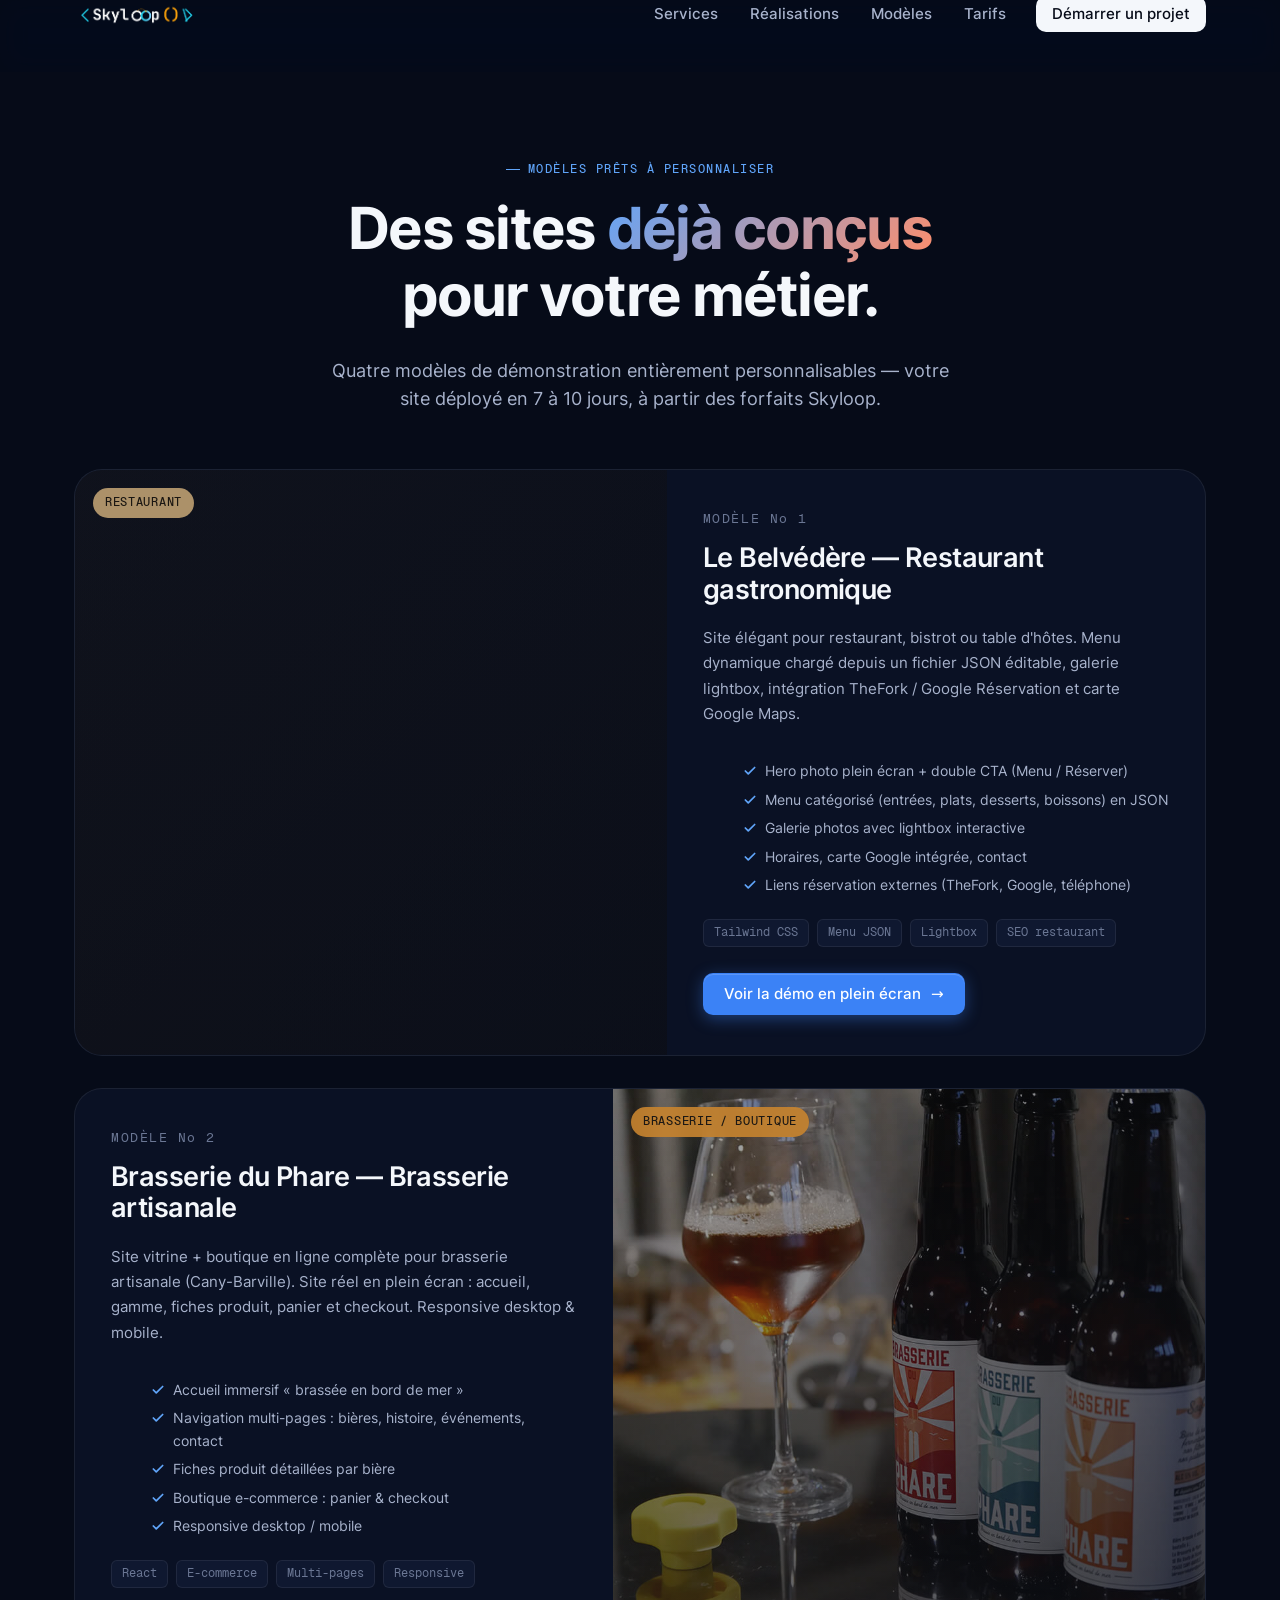
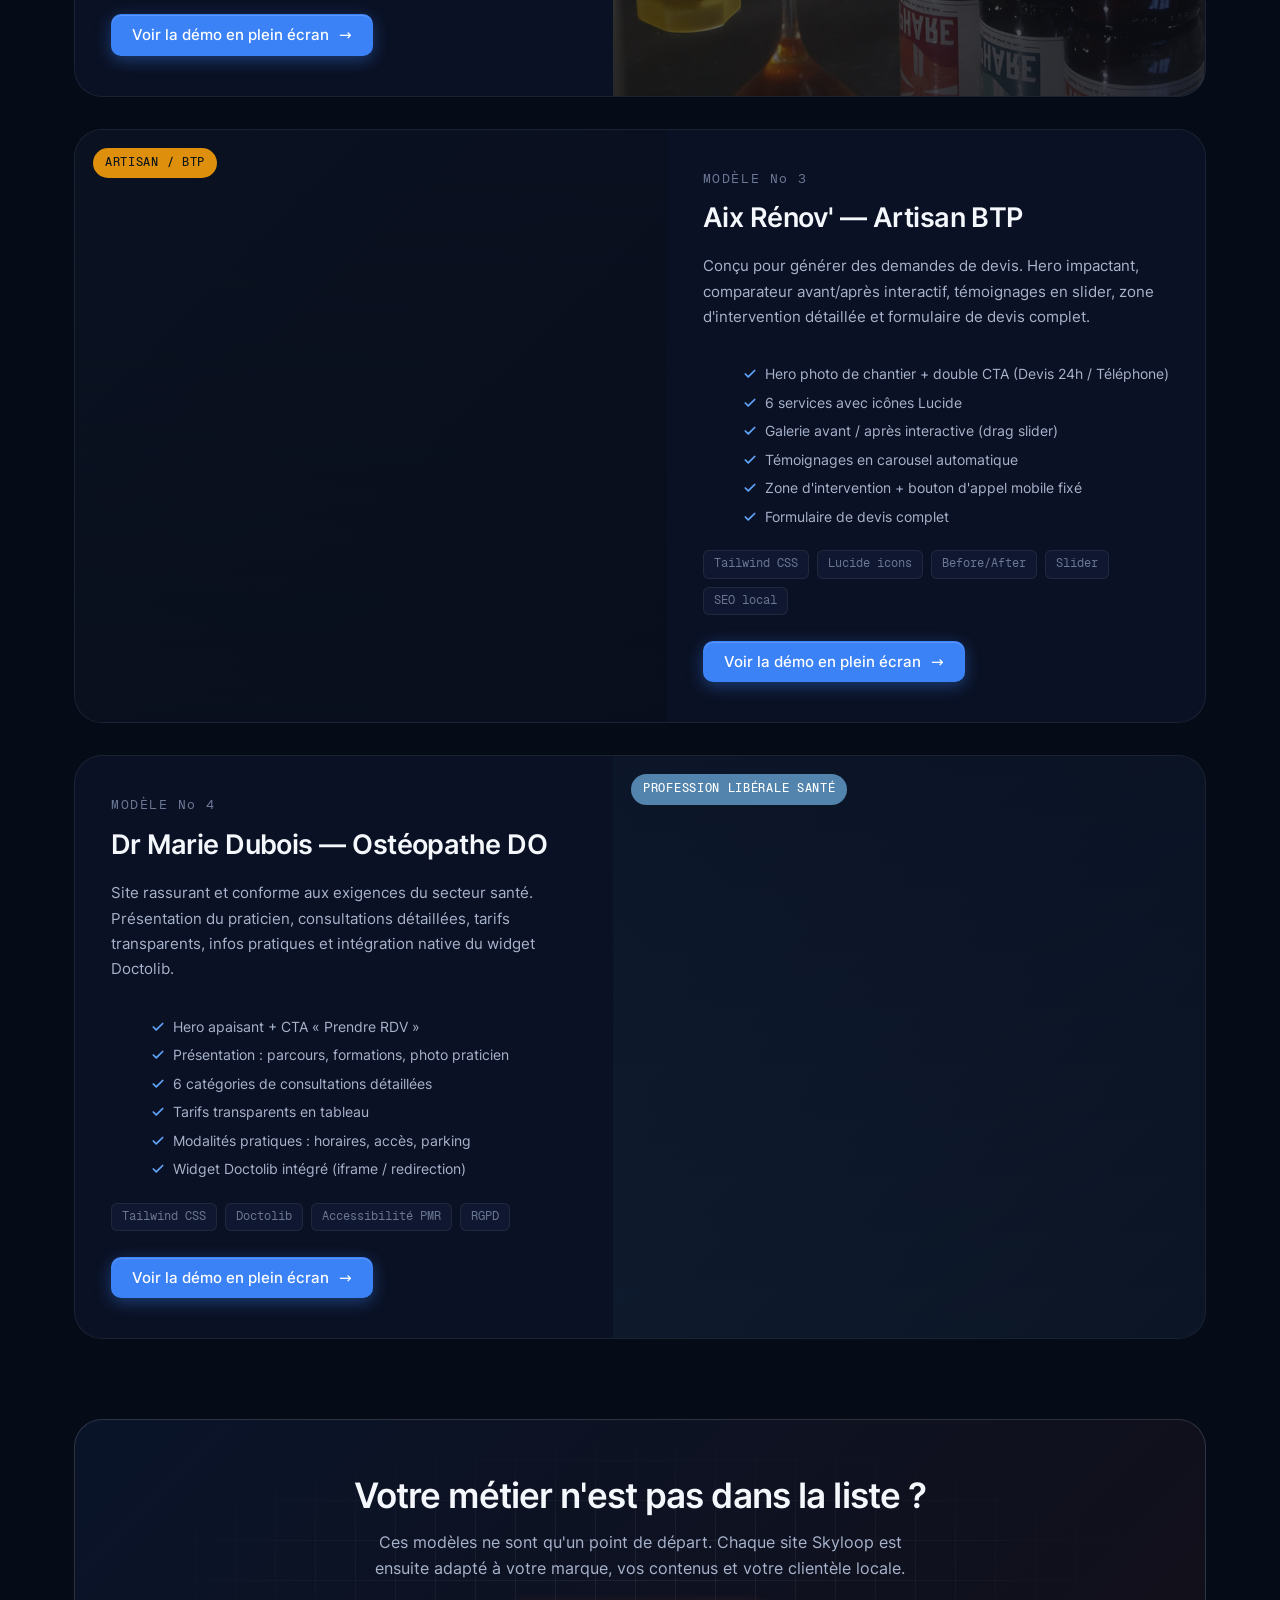
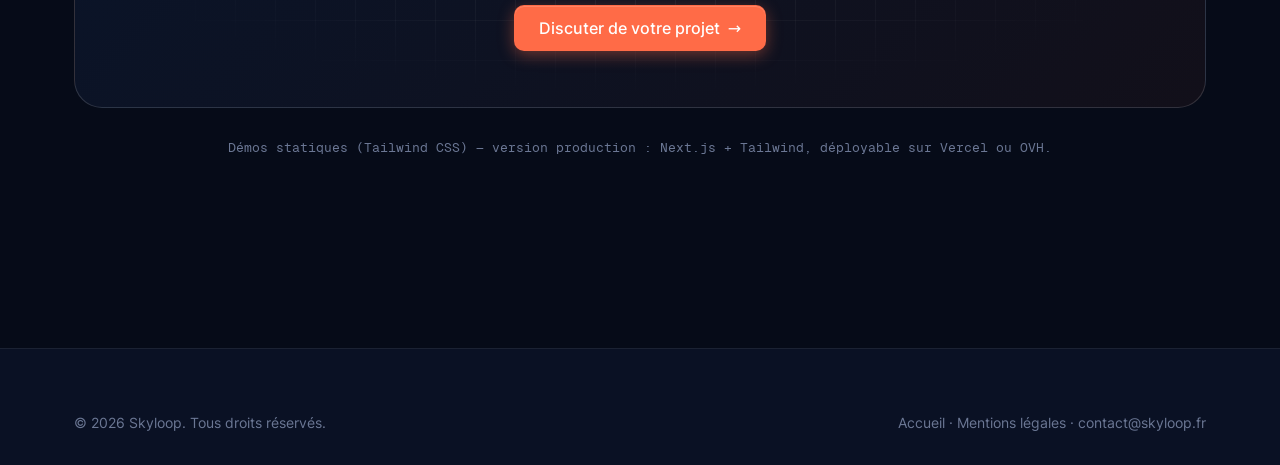
<file: templates.html>
<!DOCTYPE html>
<html lang="fr">
<head>
  <meta charset="UTF-8">
  <meta name="viewport" content="width=device-width, initial-scale=1.0">
  <meta name="theme-color" content="#060B18">
  <title>Modèles — Skyloop</title>
  <meta name="description" content="Modèles de sites prêts à personnaliser : restaurant, brasserie, artisan / BTP, profession libérale santé. Démos interactives disponibles.">
  <link rel="canonical" href="https://vitrine.skyloop.fr/templates.html">
  <meta name="robots" content="index, follow">
  <meta property="og:type" content="website">
  <meta property="og:url" content="https://vitrine.skyloop.fr/templates.html">
  <meta property="og:title" content="Modèles — Skyloop">
  <meta property="og:description" content="Quatre modèles de démonstration : restaurant, brasserie, artisan, santé.">
  <meta property="og:image" content="https://vitrine.skyloop.fr/assets/images/logoskyloop.png">
  <meta http-equiv="X-Content-Type-Options" content="nosniff">
  <meta http-equiv="Referrer-Policy" content="strict-origin-when-cross-origin">
  <link rel="icon" type="image/png" href="assets/images/logoskyloop.png">
  <link rel="preload" as="font" type="font/woff2" href="assets/fonts/inter-500.woff2" crossorigin>
  <link rel="stylesheet" href="assets/css/fonts.css">
  <link rel="stylesheet" href="assets/css/style.css">
  <style>
    .templates-grid {
      display: grid;
      gap: 32px;
      margin-top: 40px;
    }
    .tpl-card {
      background: var(--bg-elev-1);
      border: 1px solid var(--hairline);
      border-radius: var(--r-xl);
      overflow: hidden;
      transition: border-color 0.3s var(--ease-out), transform 0.3s var(--ease-out);
      display: grid;
      grid-template-columns: 1.1fr 1fr;
      align-items: stretch;
    }
    .tpl-card:hover {
      border-color: var(--hairline-strong);
      transform: translateY(-3px);
    }
    .tpl-card:nth-child(even) { grid-template-columns: 1fr 1.1fr; }
    .tpl-card:nth-child(even) .tpl-card__preview { order: 2; }
    .tpl-card:nth-child(even) .tpl-card__body { order: 1; }

    .tpl-card__preview {
      position: relative;
      min-height: 380px;
      background-size: cover;
      background-position: center;
    }
    .tpl-card__preview::after {
      content: '';
      position: absolute; inset: 0;
      background: linear-gradient(135deg, rgba(6, 11, 24, 0.1) 0%, rgba(6, 11, 24, 0.55) 100%);
    }
    .tpl-card__chip {
      position: absolute; top: 18px; left: 18px; z-index: 2;
      padding: 6px 12px;
      border-radius: 100px;
      font-family: var(--font-mono);
      font-size: 0.72rem;
      font-weight: 500;
      letter-spacing: 0.06em;
      text-transform: uppercase;
      backdrop-filter: blur(8px);
    }
    .tpl-card__chip--resto { background: rgba(200, 168, 119, 0.85); color: #1a1612; }
    .tpl-card__chip--brasserie { background: rgba(200, 132, 47, 0.9); color: #1c1814; }
    .tpl-card__chip--artisan { background: rgba(245, 158, 11, 0.9); color: #0d141c; }
    .tpl-card__chip--sante { background: rgba(91, 143, 185, 0.92); color: white; }

    .tpl-card__body {
      padding: 40px 36px;
      display: flex;
      flex-direction: column;
      justify-content: center;
    }
    .tpl-card__body h3 {
      font-size: 1.7rem;
      margin: 12px 0 6px;
      letter-spacing: -0.02em;
    }
    .tpl-card__sub {
      color: var(--ink-3);
      font-family: var(--font-mono);
      font-size: 0.8rem;
      text-transform: uppercase;
      letter-spacing: 0.12em;
    }
    .tpl-card__desc {
      color: var(--ink-2);
      line-height: 1.65;
      margin: 14px 0 18px;
      font-size: 0.96rem;
    }
    .tpl-card__features {
      display: grid;
      gap: 6px;
      margin-bottom: 22px;
    }
    .tpl-card__features li {
      display: flex;
      gap: 8px;
      color: var(--ink-2);
      font-size: 0.88rem;
      align-items: flex-start;
    }
    .tpl-card__features li::before {
      content: '';
      flex-shrink: 0;
      width: 14px; height: 14px;
      background-image: url("data:image/svg+xml,%3Csvg xmlns='http://www.w3.org/2000/svg' width='14' height='14' viewBox='0 0 24 24' fill='none' stroke='%2360A5FA' stroke-width='3' stroke-linecap='round' stroke-linejoin='round'%3E%3Cpolyline points='20 6 9 17 4 12'/%3E%3C/svg%3E");
      background-repeat: no-repeat;
      background-position: center;
      margin-top: 4px;
    }
    .tpl-card__tags {
      display: flex; flex-wrap: wrap; gap: 8px;
      margin-bottom: 26px;
    }
    .tpl-card__tag {
      font-family: var(--font-mono);
      font-size: 0.72rem;
      padding: 4px 10px;
      border-radius: 6px;
      background: var(--bg-elev-2);
      border: 1px solid var(--hairline);
      color: var(--ink-3);
    }
    .tpl-card__cta {
      display: inline-flex;
      align-items: center;
      gap: 10px;
      align-self: flex-start;
    }

    @media (max-width: 880px) {
      .tpl-card,
      .tpl-card:nth-child(even) {
        grid-template-columns: 1fr;
      }
      .tpl-card:nth-child(even) .tpl-card__preview { order: 0; }
      .tpl-card:nth-child(even) .tpl-card__body { order: 1; }
      .tpl-card__preview { min-height: 260px; }
      .tpl-card__body { padding: 28px 24px; }
    }
  </style>
</head>
<body>

  <header class="header" id="header">
    <div class="container">
      <nav class="nav">
        <a href="index.html" class="nav__logo"><img src="assets/images/skyloop-fd-sombre.png" alt="Skyloop" width="160" height="28"></a>
        <button class="nav__toggle" aria-label="Menu" aria-expanded="false">
          <svg viewBox="0 0 24 24" fill="none" stroke="currentColor" stroke-width="2" stroke-linecap="round"><line x1="3" y1="6" x2="21" y2="6"/><line x1="3" y1="12" x2="21" y2="12"/><line x1="3" y1="18" x2="21" y2="18"/></svg>
        </button>
        <ul class="nav__menu" id="menu">
          <li><a href="index.html#services">Services</a></li>
          <li><a href="realisations.html">Réalisations</a></li>
          <li><a href="templates.html" aria-current="page">Modèles</a></li>
          <li><a href="tarifs.html">Tarifs</a></li>
          <li><a href="index.html#contact" class="nav__cta">Démarrer un projet</a></li>
        </ul>
      </nav>
    </div>
  </header>

  <main style="padding-top: var(--header-h);">
    <section class="section" style="padding-top: 80px;">
      <div class="container">

        <div class="section-head section-head--center reveal">
          <span class="section-eyebrow">Modèles prêts à personnaliser</span>
          <h1>Des sites <span class="accent" style="background:linear-gradient(135deg,var(--blue-2),var(--coral-2));-webkit-background-clip:text;background-clip:text;color:transparent;">déjà conçus</span> pour votre métier.</h1>
          <p class="section-lead" style="margin-left:auto;margin-right:auto;">
            Quatre modèles de démonstration entièrement personnalisables — votre site déployé en 7 à 10 jours, à partir des forfaits Skyloop.
          </p>
        </div>

        <div class="templates-grid">

          <!-- Template 1 — Restaurant -->
          <article class="tpl-card reveal">
            <a href="templates/restaurant/index.html" target="_blank" rel="noopener" class="tpl-card__preview" style="background-image: linear-gradient(rgba(26,22,18,0.4), rgba(26,22,18,0.5)), url('https://images.unsplash.com/photo-1414235077428-338989a2e8c0?w=1200&q=80&auto=format');" aria-label="Voir la démo Restaurant en plein écran">
              <span class="tpl-card__chip tpl-card__chip--resto">Restaurant</span>
            </a>
            <div class="tpl-card__body">
              <span class="tpl-card__sub">Modèle nº 1</span>
              <h3>Le Belvédère — Restaurant gastronomique</h3>
              <p class="tpl-card__desc">Site élégant pour restaurant, bistrot ou table d'hôtes. Menu dynamique chargé depuis un fichier JSON éditable, galerie lightbox, intégration TheFork / Google Réservation et carte Google Maps.</p>
              <ul class="tpl-card__features">
                <li>Hero photo plein écran + double CTA (Menu / Réserver)</li>
                <li>Menu catégorisé (entrées, plats, desserts, boissons) en JSON</li>
                <li>Galerie photos avec lightbox interactive</li>
                <li>Horaires, carte Google intégrée, contact</li>
                <li>Liens réservation externes (TheFork, Google, téléphone)</li>
              </ul>
              <div class="tpl-card__tags">
                <span class="tpl-card__tag">Tailwind CSS</span>
                <span class="tpl-card__tag">Menu JSON</span>
                <span class="tpl-card__tag">Lightbox</span>
                <span class="tpl-card__tag">SEO restaurant</span>
              </div>
              <a href="templates/restaurant/index.html" target="_blank" rel="noopener" class="btn btn--primary tpl-card__cta">
                Voir la démo en plein écran <span class="arrow">→</span>
              </a>
            </div>
          </article>

          <!-- Template — Brasserie du Phare -->
          <article class="tpl-card reveal">
            <a href="templates/brasserie-du-phare/index.html" target="_blank" rel="noopener" class="tpl-card__preview" style="background-image: linear-gradient(rgba(28,24,20,0.25), rgba(28,24,20,0.5)), url('templates/brasserie-du-phare/assets/photos/bottles-three.jpeg');" aria-label="Voir la démo Brasserie du Phare en plein écran">
              <span class="tpl-card__chip tpl-card__chip--brasserie">Brasserie / Boutique</span>
            </a>
            <div class="tpl-card__body">
              <span class="tpl-card__sub">Modèle nº 2</span>
              <h3>Brasserie du Phare — Brasserie artisanale</h3>
              <p class="tpl-card__desc">Site vitrine + boutique en ligne complète pour brasserie artisanale (Cany-Barville). Site réel en plein écran : accueil, gamme, fiches produit, panier et checkout. Responsive desktop &amp; mobile.</p>
              <ul class="tpl-card__features">
                <li>Accueil immersif « brassée en bord de mer »</li>
                <li>Navigation multi-pages : bières, histoire, événements, contact</li>
                <li>Fiches produit détaillées par bière</li>
                <li>Boutique e-commerce : panier &amp; checkout</li>
                <li>Responsive desktop / mobile</li>
              </ul>
              <div class="tpl-card__tags">
                <span class="tpl-card__tag">React</span>
                <span class="tpl-card__tag">E-commerce</span>
                <span class="tpl-card__tag">Multi-pages</span>
                <span class="tpl-card__tag">Responsive</span>
              </div>
              <a href="templates/brasserie-du-phare/index.html" target="_blank" rel="noopener" class="btn btn--primary tpl-card__cta">
                Voir la démo en plein écran <span class="arrow">→</span>
              </a>
            </div>
          </article>

          <!-- Template 2 — Artisan / BTP -->
          <article class="tpl-card reveal">
            <a href="templates/artisan/index.html" target="_blank" rel="noopener" class="tpl-card__preview" style="background-image: linear-gradient(rgba(13,20,28,0.3), rgba(13,20,28,0.5)), url('https://images.unsplash.com/photo-1503387762-592deb58ef4e?w=1200&q=80&auto=format');" aria-label="Voir la démo Artisan en plein écran">
              <span class="tpl-card__chip tpl-card__chip--artisan">Artisan / BTP</span>
            </a>
            <div class="tpl-card__body">
              <span class="tpl-card__sub">Modèle nº 3</span>
              <h3>Aix Rénov' — Artisan BTP</h3>
              <p class="tpl-card__desc">Conçu pour générer des demandes de devis. Hero impactant, comparateur avant/après interactif, témoignages en slider, zone d'intervention détaillée et formulaire de devis complet.</p>
              <ul class="tpl-card__features">
                <li>Hero photo de chantier + double CTA (Devis 24h / Téléphone)</li>
                <li>6 services avec icônes Lucide</li>
                <li>Galerie avant / après interactive (drag slider)</li>
                <li>Témoignages en carousel automatique</li>
                <li>Zone d'intervention + bouton d'appel mobile fixé</li>
                <li>Formulaire de devis complet</li>
              </ul>
              <div class="tpl-card__tags">
                <span class="tpl-card__tag">Tailwind CSS</span>
                <span class="tpl-card__tag">Lucide icons</span>
                <span class="tpl-card__tag">Before/After</span>
                <span class="tpl-card__tag">Slider</span>
                <span class="tpl-card__tag">SEO local</span>
              </div>
              <a href="templates/artisan/index.html" target="_blank" rel="noopener" class="btn btn--primary tpl-card__cta">
                Voir la démo en plein écran <span class="arrow">→</span>
              </a>
            </div>
          </article>

          <!-- Template 3 — Profession libérale santé -->
          <article class="tpl-card reveal">
            <a href="templates/sante/index.html" target="_blank" rel="noopener" class="tpl-card__preview" style="background-image: linear-gradient(rgba(30,58,82,0.15), rgba(30,58,82,0.4)), url('https://images.unsplash.com/photo-1559839734-2b71ea197ec2?w=1200&q=80&auto=format');" aria-label="Voir la démo Santé en plein écran">
              <span class="tpl-card__chip tpl-card__chip--sante">Profession libérale santé</span>
            </a>
            <div class="tpl-card__body">
              <span class="tpl-card__sub">Modèle nº 4</span>
              <h3>Dr Marie Dubois — Ostéopathe DO</h3>
              <p class="tpl-card__desc">Site rassurant et conforme aux exigences du secteur santé. Présentation du praticien, consultations détaillées, tarifs transparents, infos pratiques et intégration native du widget Doctolib.</p>
              <ul class="tpl-card__features">
                <li>Hero apaisant + CTA « Prendre RDV »</li>
                <li>Présentation : parcours, formations, photo praticien</li>
                <li>6 catégories de consultations détaillées</li>
                <li>Tarifs transparents en tableau</li>
                <li>Modalités pratiques : horaires, accès, parking</li>
                <li>Widget Doctolib intégré (iframe / redirection)</li>
              </ul>
              <div class="tpl-card__tags">
                <span class="tpl-card__tag">Tailwind CSS</span>
                <span class="tpl-card__tag">Doctolib</span>
                <span class="tpl-card__tag">Accessibilité PMR</span>
                <span class="tpl-card__tag">RGPD</span>
              </div>
              <a href="templates/sante/index.html" target="_blank" rel="noopener" class="btn btn--primary tpl-card__cta">
                Voir la démo en plein écran <span class="arrow">→</span>
              </a>
            </div>
          </article>

        </div>

        <div class="cta-banner reveal" style="margin-top: 80px;">
          <h2>Votre métier n'est pas dans la liste ?</h2>
          <p>Ces modèles ne sont qu'un point de départ. Chaque site Skyloop est ensuite adapté à votre marque, vos contenus et votre clientèle locale.</p>
          <a href="index.html#contact" class="btn btn--accent btn--lg">Discuter de votre projet <span class="arrow">→</span></a>
        </div>

        <p style="text-align:center;color:var(--ink-3);margin-top:30px;font-size:0.82rem;font-family:var(--font-mono);">
          Démos statiques (Tailwind CSS) — version production : Next.js + Tailwind, déployable sur Vercel ou OVH.
        </p>

      </div>
    </section>
  </main>

  <footer class="footer">
    <div class="container">
      <div class="footer__bottom" style="border-top:none;padding-top:0;">
        <span>© <span id="current-year"></span> Skyloop. Tous droits réservés.</span>
        <span><a href="index.html">Accueil</a> · <a href="mentions-legales.html">Mentions légales</a> · <a href="mailto:contact@skyloop.fr">contact@skyloop.fr</a></span>
      </div>
    </div>
  </footer>

  <script src="assets/js/main.js"></script>
</body>
</html>
</file>
<file: assets/css/fonts.css>
/* =====================================================
   SKYLOOP - Fonts self-hosted (RGPD friendly)
   Inter (UI/body) + Geist Mono (technical accents)
   ===================================================== */

/* --- Inter --- */
@font-face {
  font-family: 'Inter';
  font-style: normal;
  font-weight: 400;
  font-display: swap;
  src: url('../fonts/inter-400.woff2') format('woff2');
}
@font-face {
  font-family: 'Inter';
  font-style: normal;
  font-weight: 500;
  font-display: swap;
  src: url('../fonts/inter-500.woff2') format('woff2');
}
@font-face {
  font-family: 'Inter';
  font-style: normal;
  font-weight: 600;
  font-display: swap;
  src: url('../fonts/inter-600.woff2') format('woff2');
}
@font-face {
  font-family: 'Inter';
  font-style: normal;
  font-weight: 700;
  font-display: swap;
  src: url('../fonts/inter-700.woff2') format('woff2');
}
@font-face {
  font-family: 'Inter';
  font-style: normal;
  font-weight: 800;
  font-display: swap;
  src: url('../fonts/inter-800.woff2') format('woff2');
}

/* --- Geist Mono (snippets, badges techniques, kbd) --- */
@font-face {
  font-family: 'Geist Mono';
  font-style: normal;
  font-weight: 400;
  font-display: swap;
  src: url('../fonts/geist-mono-400.woff2') format('woff2');
}
@font-face {
  font-family: 'Geist Mono';
  font-style: normal;
  font-weight: 500;
  font-display: swap;
  src: url('../fonts/geist-mono-500.woff2') format('woff2');
}
</file>
<file: assets/css/style.css>
/* =====================================================
   SKYLOOP - Site vitrine
   Direction B - Narratif technique (Stripe/Vercel-like)
   ===================================================== */

/* ============ DESIGN TOKENS ============ */
:root {
  /* Couleurs - palette logo Skyloop */
  --bg: #060B18;
  --bg-elev-1: #0A1124;
  --bg-elev-2: #0F1830;
  --bg-elev-3: #142239;
  --hairline: rgba(255,255,255,0.07);
  --hairline-strong: rgba(255,255,255,0.14);

  --ink-1: #F4F7FB;
  --ink-2: #A8B3CC;
  --ink-3: #6B7794;
  --ink-4: #4A5577;

  --blue: #3B82F6;
  --blue-2: #60A5FA;
  --blue-3: #93C5FD;
  --blue-deep: #1E3A8A;
  --coral: #FF6B47;
  --coral-2: #FF8E6B;
  --coral-deep: #C0421E;

  --success: #22C55E;
  --warning: #F59E0B;
  --danger:  #EF4444;

  /* Typographie */
  --font-sans: 'Inter', ui-sans-serif, system-ui, -apple-system, BlinkMacSystemFont, 'Segoe UI', Roboto, sans-serif;
  --font-mono: 'Geist Mono', ui-monospace, 'SF Mono', Menlo, Monaco, Consolas, monospace;

  /* Layout */
  --container: 1180px;
  --header-h: 72px;

  /* Radius */
  --r-xs: 6px;
  --r-sm: 10px;
  --r-md: 14px;
  --r-lg: 20px;
  --r-xl: 28px;

  /* Shadows (subtiles) */
  --shadow-1: 0 1px 0 rgba(255,255,255,0.04) inset, 0 1px 2px rgba(0,0,0,0.3);
  --shadow-2: 0 8px 24px rgba(0,0,0,0.4);
  --shadow-3: 0 24px 60px rgba(0,0,0,0.5);

  /* Glow */
  --glow-blue: 0 0 0 1px rgba(59,130,246,0.4), 0 8px 32px rgba(59,130,246,0.25);
  --glow-coral: 0 0 0 1px rgba(255,107,71,0.4), 0 8px 32px rgba(255,107,71,0.25);

  /* Easing */
  --ease-out: cubic-bezier(0.16, 1, 0.3, 1);
  --ease-in-out: cubic-bezier(0.65, 0, 0.35, 1);
}

/* ============ RESET + BASE ============ */
*, *::before, *::after { box-sizing: border-box; }

html {
  scroll-behavior: smooth;
  -webkit-text-size-adjust: 100%;
  text-rendering: optimizeLegibility;
  -webkit-font-smoothing: antialiased;
  -moz-osx-font-smoothing: grayscale;
}

body {
  margin: 0;
  font-family: var(--font-sans);
  font-size: 16px;
  line-height: 1.6;
  color: var(--ink-1);
  background: var(--bg);
  font-feature-settings: 'cv02','cv03','cv04','cv11';
  overflow-x: hidden;
}

img, svg { max-width: 100%; display: block; }

a {
  color: var(--blue-2);
  text-decoration: none;
  transition: color 0.18s var(--ease-out);
}
a:hover { color: var(--coral); }

h1, h2, h3, h4, h5 {
  margin: 0 0 0.5em;
  font-weight: 600;
  line-height: 1.15;
  letter-spacing: -0.025em;
  color: var(--ink-1);
}
h1 { font-size: clamp(2.4rem, 5vw, 3.6rem); font-weight: 700; letter-spacing: -0.03em; }
h2 { font-size: clamp(1.8rem, 3.6vw, 2.5rem); letter-spacing: -0.025em; }
h3 { font-size: clamp(1.15rem, 1.8vw, 1.3rem); }
h4 { font-size: 1rem; font-weight: 600; }

p { margin: 0 0 1em; color: var(--ink-2); }

code, kbd, samp, pre {
  font-family: var(--font-mono);
  font-size: 0.9em;
}

::selection { background: rgba(59,130,246,0.35); color: var(--ink-1); }

/* ============ LAYOUT PRIMITIVES ============ */
.container {
  width: 100%;
  max-width: var(--container);
  margin: 0 auto;
  padding: 0 24px;
}

.section {
  padding: 96px 0;
  position: relative;
}
.section--tight { padding: 64px 0; }

.section-eyebrow {
  display: inline-flex;
  align-items: center;
  gap: 8px;
  font-family: var(--font-mono);
  font-size: 0.78rem;
  font-weight: 500;
  color: var(--blue-2);
  text-transform: uppercase;
  letter-spacing: 0.12em;
  margin-bottom: 16px;
}
.section-eyebrow::before {
  content: '';
  width: 14px;
  height: 1px;
  background: var(--blue-2);
}

.section-head {
  max-width: 720px;
  margin: 0 0 56px;
}
.section-head--center { margin: 0 auto 56px; text-align: center; }

.section-head h2 .accent {
  background: linear-gradient(135deg, var(--blue-2) 0%, var(--coral-2) 100%);
  -webkit-background-clip: text;
  background-clip: text;
  color: transparent;
}

.section-lead {
  font-size: 1.1rem;
  color: var(--ink-2);
  max-width: 620px;
}

/* Background grille technique - utilisé en hero et bento */
.tech-grid {
  position: absolute;
  inset: 0;
  background-image:
    linear-gradient(to right, var(--hairline) 1px, transparent 1px),
    linear-gradient(to bottom, var(--hairline) 1px, transparent 1px);
  background-size: 56px 56px;
  pointer-events: none;
  mask-image: radial-gradient(ellipse 80% 60% at 50% 30%, black 0%, transparent 80%);
  -webkit-mask-image: radial-gradient(ellipse 80% 60% at 50% 30%, black 0%, transparent 80%);
}

/* ============ BUTTONS ============ */
.btn {
  display: inline-flex;
  align-items: center;
  justify-content: center;
  gap: 8px;
  padding: 12px 20px;
  border-radius: var(--r-sm);
  font-weight: 500;
  font-size: 0.95rem;
  font-family: inherit;
  text-decoration: none;
  cursor: pointer;
  border: 1px solid transparent;
  transition: all 0.2s var(--ease-out);
  white-space: nowrap;
  line-height: 1;
}

.btn--primary {
  background: var(--blue);
  color: white;
  box-shadow: 0 1px 0 rgba(255,255,255,0.16) inset, 0 4px 16px rgba(59,130,246,0.4);
}
.btn--primary:hover {
  background: #4F8FF5;
  color: white;
  transform: translateY(-1px);
  box-shadow: 0 1px 0 rgba(255,255,255,0.2) inset, 0 8px 24px rgba(59,130,246,0.5);
}

.btn--accent {
  background: var(--coral);
  color: white;
  box-shadow: 0 1px 0 rgba(255,255,255,0.16) inset, 0 4px 16px rgba(255,107,71,0.4);
}
.btn--accent:hover {
  background: #FF7E5A;
  color: white;
  transform: translateY(-1px);
  box-shadow: 0 1px 0 rgba(255,255,255,0.2) inset, 0 8px 24px rgba(255,107,71,0.5);
}

.btn--ghost {
  background: transparent;
  color: var(--ink-1);
  border-color: var(--hairline-strong);
}
.btn--ghost:hover {
  background: rgba(255,255,255,0.04);
  border-color: rgba(255,255,255,0.22);
  color: var(--ink-1);
}

.btn--lg { padding: 14px 24px; font-size: 1rem; }
.btn--sm { padding: 8px 14px; font-size: 0.85rem; }

.btn .arrow { transition: transform 0.2s var(--ease-out); }
.btn:hover .arrow { transform: translateX(3px); }

/* ============ HEADER ============ */
.header {
  position: fixed;
  top: 0; left: 0; right: 0;
  height: var(--header-h);
  z-index: 100;
  background: rgba(6,11,24,0.65);
  backdrop-filter: saturate(180%) blur(14px);
  -webkit-backdrop-filter: saturate(180%) blur(14px);
  border-bottom: 1px solid transparent;
  transition: all 0.25s var(--ease-out);
}
.header.scrolled {
  background: rgba(6,11,24,0.92);
  border-bottom-color: var(--hairline);
}
.nav {
  display: flex;
  align-items: center;
  justify-content: space-between;
  height: 100%;
}
.nav__logo {
  display: inline-flex;
  align-items: center;
  height: 100%;
}
.nav__logo img {
  height: 28px;
  width: auto;
  max-width: 160px;
}

.nav__menu {
  display: flex;
  align-items: center;
  gap: 4px;
  list-style: none;
  margin: 0;
  padding: 0;
}
.nav__menu a {
  color: var(--ink-2);
  font-size: 0.92rem;
  font-weight: 500;
  padding: 8px 14px;
  border-radius: var(--r-xs);
  transition: color 0.15s var(--ease-out);
}
.nav__menu a:hover { color: var(--ink-1); }
.nav__menu .nav__cta {
  margin-left: 12px;
  padding: 9px 16px;
  background: var(--ink-1);
  color: var(--bg) !important;
  border-radius: var(--r-sm);
  font-weight: 500;
}
.nav__menu .nav__cta:hover {
  background: white;
  color: var(--bg) !important;
  transform: translateY(-1px);
}

.nav__toggle {
  display: none;
  background: transparent;
  border: 1px solid var(--hairline-strong);
  color: var(--ink-1);
  width: 40px; height: 40px;
  border-radius: var(--r-xs);
  cursor: pointer;
  align-items: center;
  justify-content: center;
}
.nav__toggle svg { width: 22px; height: 22px; }

/* ============ HERO ============ */
.hero {
  position: relative;
  padding: calc(var(--header-h) + 80px) 0 100px;
  overflow: hidden;
}
.hero::before {
  content: '';
  position: absolute;
  inset: 0;
  background:
    radial-gradient(ellipse 60% 50% at 20% 0%, rgba(59,130,246,0.15) 0%, transparent 60%),
    radial-gradient(ellipse 50% 40% at 80% 50%, rgba(255,107,71,0.08) 0%, transparent 60%);
  pointer-events: none;
}

.hero__inner {
  display: grid;
  grid-template-columns: minmax(0, 1.05fr) minmax(0, 1fr);
  gap: 60px;
  align-items: center;
  position: relative;
  z-index: 1;
}

.hero__badge {
  display: inline-flex;
  align-items: center;
  gap: 8px;
  padding: 5px 12px 5px 8px;
  background: rgba(59,130,246,0.08);
  border: 1px solid rgba(59,130,246,0.22);
  border-radius: 100px;
  font-family: var(--font-mono);
  font-size: 0.78rem;
  color: var(--blue-2);
  font-weight: 500;
  margin-bottom: 24px;
}
.hero__badge .dot {
  width: 6px; height: 6px;
  border-radius: 50%;
  background: var(--success);
  box-shadow: 0 0 10px var(--success);
  animation: pulse-dot 2.4s ease-in-out infinite;
}
@keyframes pulse-dot {
  0%, 100% { opacity: 1; }
  50% { opacity: 0.4; }
}

.hero h1 {
  margin-bottom: 20px;
}
.hero h1 .accent {
  background: linear-gradient(135deg, var(--blue-2) 0%, var(--coral-2) 100%);
  -webkit-background-clip: text;
  background-clip: text;
  color: transparent;
}

.hero__lead {
  font-size: 1.15rem;
  color: var(--ink-2);
  max-width: 540px;
  margin-bottom: 36px;
}

.hero__cta {
  display: flex;
  gap: 12px;
  flex-wrap: wrap;
  margin-bottom: 40px;
}

.hero__inline-stats {
  display: flex;
  gap: 32px;
  flex-wrap: wrap;
  padding-top: 32px;
  border-top: 1px solid var(--hairline);
}
.hero__inline-stat {
  display: flex;
  flex-direction: column;
  gap: 2px;
}
.hero__inline-stat strong {
  font-size: 1.6rem;
  font-weight: 700;
  color: var(--ink-1);
  letter-spacing: -0.02em;
}
.hero__inline-stat span {
  font-size: 0.82rem;
  color: var(--ink-3);
  font-family: var(--font-mono);
  text-transform: uppercase;
  letter-spacing: 0.05em;
}

/* === HERO Dashboard mockup (right column) === */
.hero__visual {
  position: relative;
  perspective: 1400px;
}

.dashboard {
  background: linear-gradient(180deg, var(--bg-elev-2) 0%, var(--bg-elev-1) 100%);
  border: 1px solid var(--hairline-strong);
  border-radius: var(--r-lg);
  overflow: hidden;
  box-shadow: var(--shadow-3);
  transform: perspective(1400px) rotateY(-6deg) rotateX(2deg);
  transition: transform 0.6s var(--ease-out);
}
.dashboard:hover { transform: perspective(1400px) rotateY(-3deg) rotateX(1deg); }

.dashboard__topbar {
  display: flex;
  align-items: center;
  gap: 8px;
  padding: 10px 14px;
  border-bottom: 1px solid var(--hairline);
  background: rgba(0,0,0,0.25);
}
.dashboard__topbar .dot {
  width: 11px; height: 11px;
  border-radius: 50%;
  background: rgba(255,255,255,0.18);
}
.dashboard__topbar .url {
  margin-left: 14px;
  font-family: var(--font-mono);
  font-size: 0.78rem;
  color: var(--ink-3);
  flex: 1;
  text-align: center;
  padding: 4px 12px;
  background: rgba(255,255,255,0.04);
  border-radius: 6px;
}

.dashboard__body {
  padding: 18px;
  display: grid;
  grid-template-columns: 110px 1fr;
  gap: 14px;
  min-height: 320px;
}

.dashboard__sidebar {
  display: flex;
  flex-direction: column;
  gap: 6px;
  padding-right: 10px;
  border-right: 1px solid var(--hairline);
}
.dashboard__sidebar-item {
  display: flex;
  align-items: center;
  gap: 8px;
  padding: 7px 10px;
  border-radius: var(--r-xs);
  font-size: 0.8rem;
  color: var(--ink-3);
  font-weight: 500;
}
.dashboard__sidebar-item.active {
  background: rgba(59,130,246,0.15);
  color: var(--blue-2);
}
.dashboard__sidebar-item .icn {
  width: 14px; height: 14px;
  border-radius: 3px;
  background: currentColor;
  opacity: 0.8;
}

.dashboard__main { display: flex; flex-direction: column; gap: 14px; }

.dashboard__kpi-row {
  display: grid;
  grid-template-columns: 1fr 1fr 1fr;
  gap: 10px;
}
.dashboard__kpi {
  background: rgba(255,255,255,0.025);
  border: 1px solid var(--hairline);
  border-radius: var(--r-sm);
  padding: 10px 12px;
  opacity: 0;
  animation: kpi-in 0.6s var(--ease-out) forwards;
}
.dashboard__kpi:nth-child(1) { animation-delay: 0.2s; }
.dashboard__kpi:nth-child(2) { animation-delay: 0.4s; }
.dashboard__kpi:nth-child(3) { animation-delay: 0.6s; }

.dashboard__kpi-label {
  font-family: var(--font-mono);
  font-size: 0.65rem;
  color: var(--ink-3);
  text-transform: uppercase;
  letter-spacing: 0.05em;
  margin-bottom: 4px;
}
.dashboard__kpi-value {
  font-size: 1.3rem;
  font-weight: 700;
  color: var(--ink-1);
  letter-spacing: -0.02em;
}
.dashboard__kpi-trend {
  font-size: 0.7rem;
  font-family: var(--font-mono);
  color: var(--success);
  font-weight: 500;
}
.dashboard__kpi-trend.down { color: var(--coral); }

@keyframes kpi-in {
  from { opacity: 0; transform: translateY(8px); }
  to { opacity: 1; transform: translateY(0); }
}

.dashboard__chart {
  background: rgba(255,255,255,0.02);
  border: 1px solid var(--hairline);
  border-radius: var(--r-sm);
  padding: 14px;
  flex: 1;
  min-height: 140px;
  display: flex;
  flex-direction: column;
  opacity: 0;
  animation: kpi-in 0.6s var(--ease-out) 0.8s forwards;
}
.dashboard__chart-head {
  display: flex;
  align-items: center;
  justify-content: space-between;
  margin-bottom: 10px;
}
.dashboard__chart-title {
  font-size: 0.78rem;
  font-weight: 500;
  color: var(--ink-2);
}
.dashboard__chart-tag {
  font-family: var(--font-mono);
  font-size: 0.65rem;
  color: var(--success);
  padding: 2px 6px;
  background: rgba(34,197,94,0.12);
  border-radius: 4px;
}
.dashboard__chart-svg {
  width: 100%;
  height: 90px;
}
.dashboard__chart-svg path.fill { fill: url(#chartGrad); opacity: 0.6; }
.dashboard__chart-svg path.line {
  fill: none;
  stroke: var(--blue-2);
  stroke-width: 1.6;
  stroke-linecap: round;
  stroke-dasharray: 600;
  stroke-dashoffset: 600;
  animation: draw-line 1.6s var(--ease-out) 1s forwards;
}
.dashboard__chart-svg path.line2 {
  fill: none;
  stroke: var(--coral);
  stroke-width: 1.4;
  stroke-dasharray: 4 3;
  opacity: 0.7;
  stroke-dashoffset: 600;
  animation: draw-line 1.6s var(--ease-out) 1.4s forwards;
}
@keyframes draw-line {
  to { stroke-dashoffset: 0; }
}

/* Floating annotations around dashboard */
.hero__annot {
  position: absolute;
  background: var(--bg-elev-2);
  border: 1px solid var(--hairline-strong);
  border-radius: var(--r-sm);
  padding: 8px 12px;
  display: flex;
  align-items: center;
  gap: 8px;
  font-family: var(--font-mono);
  font-size: 0.78rem;
  color: var(--ink-1);
  box-shadow: var(--shadow-2);
  font-weight: 500;
  white-space: nowrap;
  opacity: 0;
  animation: annot-in 0.6s var(--ease-out) forwards;
}
.hero__annot .dot {
  width: 6px; height: 6px;
  border-radius: 50%;
}
.hero__annot--1 { top: -16px; left: -24px; animation-delay: 1.6s; }
.hero__annot--1 .dot { background: var(--success); box-shadow: 0 0 8px var(--success); }
.hero__annot--2 { bottom: 32px; right: -32px; animation-delay: 1.9s; }
.hero__annot--2 .dot { background: var(--coral); box-shadow: 0 0 8px var(--coral); }

@keyframes annot-in {
  from { opacity: 0; transform: translateY(6px); }
  to { opacity: 1; transform: translateY(0); }
}

/* ============ LOGOS / SOCIAL PROOF ============ */
.logos {
  border-top: 1px solid var(--hairline);
  border-bottom: 1px solid var(--hairline);
  padding: 36px 0;
  background: rgba(255,255,255,0.015);
}
.logos__label {
  text-align: center;
  font-family: var(--font-mono);
  font-size: 0.78rem;
  color: var(--ink-3);
  text-transform: uppercase;
  letter-spacing: 0.12em;
  margin-bottom: 22px;
}
.logos__grid {
  display: grid;
  grid-template-columns: repeat(auto-fit, minmax(120px, 1fr));
  gap: 36px;
  align-items: center;
  justify-items: center;
}
.logos__item {
  color: var(--ink-3);
  font-weight: 700;
  font-size: 1.1rem;
  letter-spacing: 0.02em;
  font-family: var(--font-sans);
  opacity: 0.7;
  filter: grayscale(100%);
  transition: all 0.25s var(--ease-out);
  display: inline-flex;
  align-items: center;
  gap: 8px;
}
.logos__item:hover { opacity: 1; filter: grayscale(0); color: var(--ink-2); }
.logos__item svg { width: 22px; height: 22px; }

/* ============ METRICS BIG NUMBERS ============ */
.metrics {
  display: grid;
  grid-template-columns: repeat(auto-fit, minmax(220px, 1fr));
  gap: 0;
  border: 1px solid var(--hairline);
  border-radius: var(--r-lg);
  overflow: hidden;
  background: var(--bg-elev-1);
}
.metric {
  padding: 32px 28px;
  border-right: 1px solid var(--hairline);
}
.metric:last-child { border-right: none; }

.metric__value {
  font-size: 2.8rem;
  font-weight: 700;
  letter-spacing: -0.03em;
  background: linear-gradient(135deg, var(--blue-2) 0%, var(--coral-2) 100%);
  -webkit-background-clip: text;
  background-clip: text;
  color: transparent;
  line-height: 1;
  margin-bottom: 10px;
}
.metric__label {
  font-size: 0.95rem;
  color: var(--ink-2);
  margin-bottom: 4px;
}
.metric__hint {
  font-family: var(--font-mono);
  font-size: 0.75rem;
  color: var(--ink-3);
  text-transform: uppercase;
  letter-spacing: 0.06em;
}

/* ============ BENTO SERVICES ============ */
.bento {
  display: grid;
  grid-template-columns: repeat(6, 1fr);
  grid-auto-rows: minmax(220px, auto);
  gap: 18px;
}
.bento__card {
  position: relative;
  background: var(--bg-elev-1);
  border: 1px solid var(--hairline);
  border-radius: var(--r-lg);
  padding: 28px;
  overflow: hidden;
  transition: border-color 0.25s var(--ease-out), transform 0.25s var(--ease-out);
}
.bento__card:hover {
  border-color: var(--hairline-strong);
  transform: translateY(-2px);
}
.bento__card::before {
  content: '';
  position: absolute;
  inset: 0;
  background: radial-gradient(ellipse 60% 80% at 50% 0%, rgba(59,130,246,0.06) 0%, transparent 70%);
  pointer-events: none;
}

.bento__card--lg { grid-column: span 4; }
.bento__card--md { grid-column: span 3; }
.bento__card--sm { grid-column: span 2; }
.bento__card--full { grid-column: span 6; }

.bento__icon {
  width: 36px; height: 36px;
  border-radius: var(--r-sm);
  background: rgba(59,130,246,0.12);
  border: 1px solid rgba(59,130,246,0.22);
  color: var(--blue-2);
  display: inline-flex;
  align-items: center;
  justify-content: center;
  margin-bottom: 18px;
  position: relative;
  z-index: 1;
}
.bento__icon svg { width: 18px; height: 18px; }
.bento__card--accent .bento__icon {
  background: rgba(255,107,71,0.12);
  border-color: rgba(255,107,71,0.22);
  color: var(--coral);
}
.bento__card--accent::before {
  background: radial-gradient(ellipse 60% 80% at 50% 0%, rgba(255,107,71,0.06) 0%, transparent 70%);
}

.bento__card h3 { position: relative; z-index: 1; margin-bottom: 8px; }
.bento__card p { position: relative; z-index: 1; color: var(--ink-2); font-size: 0.95rem; }

.bento__tags {
  display: flex;
  flex-wrap: wrap;
  gap: 6px;
  margin-top: 16px;
  position: relative; z-index: 1;
}
.bento__tag {
  font-family: var(--font-mono);
  font-size: 0.72rem;
  padding: 3px 9px;
  background: rgba(255,255,255,0.04);
  border: 1px solid var(--hairline);
  color: var(--ink-2);
  border-radius: 100px;
}

/* visualisation à droite dans les bento lg */
.bento__viz {
  position: absolute;
  right: -10px;
  bottom: -10px;
  width: 55%;
  height: 55%;
  pointer-events: none;
}
.bento__viz svg { width: 100%; height: 100%; }

/* ============ STORY SCROLL ============ */
.story {
  display: grid;
  grid-template-columns: 1fr 1fr;
  gap: 80px;
  align-items: center;
  padding: 80px 0;
}
.story--reverse .story__visual { order: -1; }

.story__eyebrow {
  font-family: var(--font-mono);
  font-size: 0.78rem;
  color: var(--blue-2);
  text-transform: uppercase;
  letter-spacing: 0.12em;
  margin-bottom: 16px;
  display: inline-block;
}
.story h2 {
  font-size: clamp(1.6rem, 3vw, 2.2rem);
  margin-bottom: 18px;
}
.story p {
  font-size: 1.05rem;
  color: var(--ink-2);
  margin-bottom: 18px;
}
.story__list {
  list-style: none;
  padding: 0;
  margin: 24px 0 0;
}
.story__list li {
  display: flex;
  gap: 12px;
  padding: 8px 0;
  font-size: 0.95rem;
  color: var(--ink-2);
}
.story__list li::before {
  content: '';
  flex-shrink: 0;
  width: 18px; height: 18px;
  border-radius: 50%;
  background: rgba(59,130,246,0.15);
  border: 1px solid rgba(59,130,246,0.4);
  background-image: url("data:image/svg+xml,%3Csvg xmlns='http://www.w3.org/2000/svg' width='12' height='12' viewBox='0 0 24 24' fill='none' stroke='%2360A5FA' stroke-width='3' stroke-linecap='round' stroke-linejoin='round'%3E%3Cpolyline points='20 6 9 17 4 12'/%3E%3C/svg%3E");
  background-size: 12px;
  background-position: center;
  background-repeat: no-repeat;
  margin-top: 2px;
}

.story__visual {
  position: relative;
  min-height: 360px;
}

/* ============ REALISATIONS (project cards with realistic mockups) ============ */
.work-grid {
  display: grid;
  grid-template-columns: repeat(auto-fit, minmax(320px, 1fr));
  gap: 24px;
}
.work {
  position: relative;
  background: var(--bg-elev-1);
  border: 1px solid var(--hairline);
  border-radius: var(--r-lg);
  overflow: hidden;
  transition: all 0.3s var(--ease-out);
  display: flex;
  flex-direction: column;
}
.work:hover {
  border-color: var(--hairline-strong);
  transform: translateY(-3px);
}
.work__cover {
  position: relative;
  height: 200px;
  background: linear-gradient(135deg, var(--bg-elev-2) 0%, var(--bg-elev-1) 100%);
  overflow: hidden;
  border-bottom: 1px solid var(--hairline);
}
.work__cover svg { width: 100%; height: 100%; display: block; }

.work__body {
  padding: 24px;
  display: flex;
  flex-direction: column;
  flex: 1;
  gap: 12px;
}
.work__tags {
  display: flex;
  flex-wrap: wrap;
  gap: 6px;
}
.work__tag {
  font-family: var(--font-mono);
  font-size: 0.72rem;
  padding: 3px 9px;
  background: rgba(255,255,255,0.04);
  border: 1px solid var(--hairline);
  color: var(--ink-2);
  border-radius: 100px;
}
.work h3 { font-size: 1.2rem; margin-bottom: 0; }
.work p { font-size: 0.94rem; flex: 1; margin: 0; }
.work__link {
  display: inline-flex;
  align-items: center;
  gap: 6px;
  font-weight: 500;
  font-size: 0.9rem;
  color: var(--blue-2);
}
.work__link::after { content: '→'; transition: transform 0.2s var(--ease-out); }
.work__link:hover::after { transform: translateX(3px); }

.work__client {
  display: inline-flex;
  align-items: center;
  gap: 10px;
  padding: 7px 12px;
  background: rgba(255,255,255,0.03);
  border: 1px solid var(--hairline);
  border-radius: 8px;
  text-decoration: none;
  width: fit-content;
  transition: border-color 0.2s var(--ease-out), background 0.2s var(--ease-out);
}
.work__client:hover {
  border-color: rgba(59,130,246,0.35);
  background: rgba(59,130,246,0.06);
}
.work__client-label {
  font-family: var(--font-mono);
  font-size: 0.66rem;
  text-transform: uppercase;
  letter-spacing: 0.14em;
  color: var(--ink-3);
}
.work__client-logo {
  height: 32px;
  width: auto;
  max-width: 140px;
  display: block;
  object-fit: contain;
}

.project-client {
  display: inline-flex;
  align-items: center;
  gap: 14px;
  padding: 10px 16px;
  margin-top: 16px;
  background: rgba(255,255,255,0.03);
  border: 1px solid var(--hairline);
  border-radius: 10px;
  text-decoration: none;
  width: fit-content;
  transition: border-color 0.2s var(--ease-out), background 0.2s var(--ease-out), transform 0.2s var(--ease-out);
}
.project-client:hover {
  border-color: rgba(59,130,246,0.4);
  background: rgba(59,130,246,0.07);
}
.project-client__label {
  font-family: var(--font-mono);
  font-size: 0.7rem;
  text-transform: uppercase;
  letter-spacing: 0.16em;
  color: var(--ink-3);
}
.project-client__logo {
  height: 40px;
  width: auto;
  max-width: 180px;
  display: block;
  object-fit: contain;
}
.project-client__arrow {
  color: var(--blue-2);
  font-size: 0.95rem;
  transition: transform 0.2s var(--ease-out);
}
.project-client:hover .project-client__arrow {
  transform: translate(3px, -3px);
}

/* ====== Multi-clients (work card & project detail) ====== */
.work__clients {
  display: inline-flex;
  align-items: center;
  gap: 12px;
  padding: 7px 12px;
  background: rgba(255,255,255,0.03);
  border: 1px solid var(--hairline);
  border-radius: 8px;
  width: fit-content;
}
.work__clients-logos {
  display: inline-flex;
  align-items: center;
  gap: 14px;
}
.work__clients-logos a {
  display: block;
  line-height: 0;
  transition: transform 0.2s var(--ease-out), opacity 0.2s var(--ease-out);
}
.work__clients-logos a:hover {
  transform: translateY(-1px);
}
.work__clients-logos a + a {
  border-left: 1px solid var(--hairline);
  padding-left: 14px;
}

.project-clients {
  display: inline-flex;
  align-items: center;
  gap: 16px;
  padding: 10px 16px;
  margin-top: 16px;
  background: rgba(255,255,255,0.03);
  border: 1px solid var(--hairline);
  border-radius: 10px;
  width: fit-content;
}
.project-clients__logos {
  display: inline-flex;
  align-items: center;
  gap: 18px;
}
.project-clients__logos a {
  display: block;
  line-height: 0;
  transition: transform 0.2s var(--ease-out);
}
.project-clients__logos a:hover {
  transform: translateY(-2px);
}
.project-clients__logos a + a {
  border-left: 1px solid var(--hairline);
  padding-left: 18px;
}

/* ============ PROCESS TIMELINE ============ */
.process {
  position: relative;
  padding: 30px 0;
}
.process__line {
  position: absolute;
  top: 36px; left: 0; right: 0;
  height: 1px;
  background: linear-gradient(to right, transparent, var(--hairline-strong) 10%, var(--hairline-strong) 90%, transparent);
}
.process__grid {
  display: grid;
  grid-template-columns: repeat(4, 1fr);
  gap: 28px;
  position: relative;
}
.process__step {
  display: flex;
  flex-direction: column;
  gap: 14px;
}
.process__num {
  position: relative;
  width: 72px; height: 72px;
  border-radius: 50%;
  background: var(--bg-elev-2);
  border: 1px solid var(--hairline-strong);
  display: flex;
  align-items: center;
  justify-content: center;
  font-family: var(--font-mono);
  font-size: 1.1rem;
  font-weight: 500;
  color: var(--ink-2);
  align-self: flex-start;
  z-index: 1;
}
.process__step--active .process__num {
  background: linear-gradient(135deg, var(--blue) 0%, var(--blue-2) 100%);
  border-color: rgba(59,130,246,0.5);
  color: white;
  box-shadow: 0 0 0 4px rgba(59,130,246,0.15);
}
.process__step h3 { font-size: 1.05rem; margin-bottom: 4px; }
.process__step p { font-size: 0.9rem; margin: 0; }

/* ============ PRICING ============ */
.pricing {
  display: grid;
  grid-template-columns: repeat(auto-fit, minmax(280px, 1fr));
  gap: 18px;
  align-items: stretch;
}
.plan {
  position: relative;
  background: var(--bg-elev-1);
  border: 1px solid var(--hairline);
  border-radius: var(--r-lg);
  padding: 32px 28px;
  display: flex;
  flex-direction: column;
  transition: border-color 0.25s var(--ease-out);
}
.plan:hover { border-color: var(--hairline-strong); }
.plan--featured {
  background: linear-gradient(180deg, rgba(255,107,71,0.04) 0%, var(--bg-elev-1) 60%);
  border-color: rgba(255,107,71,0.3);
}
.plan--featured::after {
  content: 'Populaire';
  position: absolute;
  top: -10px;
  right: 24px;
  padding: 4px 12px;
  background: var(--coral);
  color: white;
  font-family: var(--font-mono);
  font-size: 0.7rem;
  font-weight: 500;
  border-radius: 100px;
  letter-spacing: 0.04em;
  text-transform: uppercase;
}
.plan h3 { margin-bottom: 4px; font-size: 1.1rem; }
.plan__sub { color: var(--ink-3); font-size: 0.88rem; margin-bottom: 22px; }

.plan__price {
  display: flex;
  align-items: baseline;
  gap: 6px;
  margin-bottom: 24px;
  padding-bottom: 22px;
  border-bottom: 1px solid var(--hairline);
}
.plan__price strong {
  font-size: 2.2rem;
  font-weight: 700;
  color: var(--ink-1);
  letter-spacing: -0.025em;
}
.plan__price span { color: var(--ink-3); font-size: 0.9rem; }

.plan ul { list-style: none; padding: 0; margin: 0 0 24px; flex: 1; }
.plan li {
  display: flex;
  gap: 10px;
  padding: 7px 0;
  color: var(--ink-2);
  font-size: 0.93rem;
  align-items: flex-start;
}
.plan li::before {
  content: '';
  flex-shrink: 0;
  width: 16px; height: 16px;
  background-image: url("data:image/svg+xml,%2522%2522<svg xmlns='http://www.w3.org/2000/svg' width='16' height='16' viewBox='0 0 24 24' fill='none' stroke='%2360A5FA' stroke-width='3' stroke-linecap='round' stroke-linejoin='round'><polyline points='20 6 9 17 4 12'/></svg>");
  background-image: url("data:image/svg+xml,%3Csvg xmlns='http://www.w3.org/2000/svg' width='16' height='16' viewBox='0 0 24 24' fill='none' stroke='%2360A5FA' stroke-width='3' stroke-linecap='round' stroke-linejoin='round'%3E%3Cpolyline points='20 6 9 17 4 12'/%3E%3C/svg%3E");
  background-repeat: no-repeat;
  background-position: center;
  margin-top: 2px;
}
.plan--featured li::before {
  background-image: url("data:image/svg+xml,%3Csvg xmlns='http://www.w3.org/2000/svg' width='16' height='16' viewBox='0 0 24 24' fill='none' stroke='%23FF8E6B' stroke-width='3' stroke-linecap='round' stroke-linejoin='round'%3E%3Cpolyline points='20 6 9 17 4 12'/%3E%3C/svg%3E");
}
.plan .btn { width: 100%; }

/* ============ FAQ ============ */
.faq {
  max-width: 760px;
  margin: 0 auto;
  border-top: 1px solid var(--hairline);
}
.faq__item {
  border-bottom: 1px solid var(--hairline);
}
.faq__q {
  width: 100%;
  background: transparent;
  border: none;
  cursor: pointer;
  padding: 22px 8px 22px 0;
  display: flex;
  align-items: center;
  justify-content: space-between;
  gap: 18px;
  font: inherit;
  color: var(--ink-1);
  font-size: 1.02rem;
  font-weight: 500;
  text-align: left;
}
.faq__q .icon {
  flex-shrink: 0;
  width: 22px; height: 22px;
  border-radius: 50%;
  border: 1px solid var(--hairline-strong);
  display: inline-flex;
  align-items: center;
  justify-content: center;
  color: var(--ink-2);
  transition: all 0.2s var(--ease-out);
}
.faq__item.open .faq__q .icon { transform: rotate(45deg); border-color: var(--blue); color: var(--blue-2); }
.faq__a {
  display: none;
  padding: 0 28px 22px 0;
  color: var(--ink-2);
  font-size: 0.95rem;
  line-height: 1.7;
}
.faq__item.open .faq__a { display: block; }

/* ============ CONTACT ============ */
.contact {
  display: grid;
  grid-template-columns: 1fr 1.15fr;
  gap: 56px;
  align-items: start;
}

.contact__list {
  list-style: none;
  padding: 0;
  margin: 28px 0 0;
}
.contact__list li {
  display: flex;
  gap: 14px;
  padding: 12px 0;
  align-items: flex-start;
  border-bottom: 1px solid var(--hairline);
}
.contact__list li:last-child { border-bottom: none; }
.contact__list i {
  flex-shrink: 0;
  width: 36px; height: 36px;
  border-radius: var(--r-xs);
  background: rgba(59,130,246,0.1);
  border: 1px solid rgba(59,130,246,0.22);
  color: var(--blue-2);
  display: inline-flex;
  align-items: center;
  justify-content: center;
  font-style: normal;
}
.contact__list i svg { width: 16px; height: 16px; }
.contact__list strong {
  display: block;
  color: var(--ink-1);
  font-size: 0.92rem;
  font-weight: 500;
}
.contact__list span { color: var(--ink-2); font-size: 0.88rem; }

.contact__form {
  padding: 32px;
  background: var(--bg-elev-1);
  border: 1px solid var(--hairline);
  border-radius: var(--r-lg);
}

.form-row {
  display: grid;
  grid-template-columns: 1fr 1fr;
  gap: 14px;
  margin-bottom: 14px;
}
.form-group { margin-bottom: 14px; }
.form-group label {
  display: block;
  font-size: 0.85rem;
  font-weight: 500;
  margin-bottom: 6px;
  color: var(--ink-1);
}
.form-group label .req { color: var(--coral); }

.form-group input,
.form-group select,
.form-group textarea {
  width: 100%;
  padding: 12px 14px;
  background: var(--bg);
  border: 1px solid var(--hairline-strong);
  border-radius: var(--r-sm);
  color: var(--ink-1);
  font-family: inherit;
  font-size: 0.94rem;
  transition: all 0.18s var(--ease-out);
}
.form-group input::placeholder,
.form-group textarea::placeholder { color: var(--ink-4); }
.form-group input:focus,
.form-group select:focus,
.form-group textarea:focus {
  outline: none;
  border-color: var(--blue);
  box-shadow: 0 0 0 3px rgba(59,130,246,0.18);
}
.form-group textarea { min-height: 120px; resize: vertical; }

.form-status {
  margin-top: 14px;
  padding: 10px 14px;
  border-radius: var(--r-sm);
  font-size: 0.88rem;
  display: none;
}
.form-status.success {
  display: block;
  background: rgba(34,197,94,0.08);
  border: 1px solid rgba(34,197,94,0.3);
  color: #4ADE80;
}
.form-status.error {
  display: block;
  background: rgba(239,68,68,0.08);
  border: 1px solid rgba(239,68,68,0.3);
  color: #FCA5A5;
}

.form-disclaimer {
  font-size: 0.78rem;
  color: var(--ink-3);
  margin: 14px 0 0;
  text-align: center;
}

/* ============ CTA BANNER ============ */
.cta-banner {
  margin: 60px 0 0;
  padding: 56px 40px;
  background: linear-gradient(135deg, rgba(59,130,246,0.08) 0%, rgba(255,107,71,0.05) 100%);
  border: 1px solid var(--hairline-strong);
  border-radius: var(--r-xl);
  text-align: center;
  position: relative;
  overflow: hidden;
}
.cta-banner::before {
  content: '';
  position: absolute;
  inset: 0;
  background-image:
    linear-gradient(to right, var(--hairline) 1px, transparent 1px),
    linear-gradient(to bottom, var(--hairline) 1px, transparent 1px);
  background-size: 40px 40px;
  mask-image: radial-gradient(ellipse 60% 60% at 50% 50%, black 0%, transparent 80%);
  -webkit-mask-image: radial-gradient(ellipse 60% 60% at 50% 50%, black 0%, transparent 80%);
  pointer-events: none;
}
.cta-banner > * { position: relative; }
.cta-banner h2 {
  font-size: clamp(1.6rem, 3.2vw, 2.2rem);
  margin-bottom: 12px;
}
.cta-banner p {
  font-size: 1.02rem;
  max-width: 540px;
  margin: 0 auto 24px;
}

/* ============ FOOTER ============ */
.footer {
  margin-top: 80px;
  padding: 64px 0 30px;
  border-top: 1px solid var(--hairline);
  background: var(--bg-elev-1);
}
.footer__grid {
  display: grid;
  grid-template-columns: 2fr 1fr 1fr 1fr 1fr;
  gap: 40px;
  margin-bottom: 48px;
}
.footer__col h4 {
  font-family: var(--font-mono);
  font-size: 0.78rem;
  text-transform: uppercase;
  letter-spacing: 0.08em;
  color: var(--ink-3);
  margin-bottom: 16px;
  font-weight: 500;
}
.footer__brand img {
  height: 28px;
  margin-bottom: 16px;
}
.footer__brand p {
  font-size: 0.93rem;
  max-width: 320px;
  margin: 0 0 16px;
  color: var(--ink-2);
}
.footer__status {
  display: inline-flex;
  align-items: center;
  gap: 8px;
  padding: 5px 12px 5px 8px;
  background: rgba(34,197,94,0.08);
  border: 1px solid rgba(34,197,94,0.25);
  border-radius: 100px;
  font-family: var(--font-mono);
  font-size: 0.75rem;
  color: var(--success);
}
.footer__status .dot {
  width: 6px; height: 6px;
  border-radius: 50%;
  background: var(--success);
  animation: pulse-dot 2.4s ease-in-out infinite;
}

.footer ul { list-style: none; padding: 0; margin: 0; }
.footer ul li { margin-bottom: 9px; }
.footer ul a {
  color: var(--ink-2);
  font-size: 0.92rem;
}
.footer ul a:hover { color: var(--ink-1); }

.footer__bottom {
  display: flex;
  justify-content: space-between;
  align-items: center;
  padding-top: 26px;
  border-top: 1px solid var(--hairline);
  font-size: 0.85rem;
  color: var(--ink-3);
  flex-wrap: wrap;
  gap: 12px;
}
.footer__bottom a { color: var(--ink-3); }
.footer__bottom a:hover { color: var(--ink-1); }

/* ============ ANIMATIONS REVEAL ============ */
.reveal {
  opacity: 0;
  transform: translateY(24px);
  transition: opacity 0.7s var(--ease-out), transform 0.7s var(--ease-out);
}
.reveal.in-view {
  opacity: 1;
  transform: translateY(0);
}
.reveal[data-delay="1"] { transition-delay: 0.08s; }
.reveal[data-delay="2"] { transition-delay: 0.16s; }
.reveal[data-delay="3"] { transition-delay: 0.24s; }
.reveal[data-delay="4"] { transition-delay: 0.32s; }
.reveal[data-delay="5"] { transition-delay: 0.40s; }
.reveal[data-delay="6"] { transition-delay: 0.48s; }

/* ============ RESPONSIVE ============ */
@media (max-width: 1024px) {
  .bento__card--lg { grid-column: span 6; }
  .bento__card--md { grid-column: span 3; }
  .bento__card--sm { grid-column: span 3; }
}

@media (max-width: 880px) {
  .hero { padding: calc(var(--header-h) + 50px) 0 70px; }
  .hero__inner {
    grid-template-columns: 1fr;
    gap: 50px;
  }
  .hero__visual { max-width: 540px; margin: 0 auto; }
  .dashboard { transform: none; }
  .hero__annot--1 { left: -12px; }
  .hero__annot--2 { right: -12px; }

  .story {
    grid-template-columns: 1fr;
    gap: 40px;
    padding: 48px 0;
  }
  .story--reverse .story__visual { order: 0; }

  .contact {
    grid-template-columns: 1fr;
    gap: 32px;
  }

  .footer__grid {
    grid-template-columns: 1fr 1fr;
  }
  .footer__brand { grid-column: 1 / -1; }
}

@media (max-width: 720px) {
  :root { --header-h: 64px; }

  .nav__menu {
    position: fixed;
    top: var(--header-h);
    left: 0; right: 0;
    flex-direction: column;
    background: rgba(6,11,24,0.97);
    backdrop-filter: blur(16px);
    -webkit-backdrop-filter: blur(16px);
    padding: 20px;
    gap: 4px;
    border-bottom: 1px solid var(--hairline);
    transform: translateY(-130%);
    opacity: 0;
    transition: all 0.3s var(--ease-out);
    align-items: stretch;
  }
  .nav__menu.open {
    transform: translateY(0);
    opacity: 1;
  }
  .nav__menu a { padding: 12px 16px; text-align: center; }
  .nav__menu .nav__cta { margin-left: 0; margin-top: 6px; }
  .nav__toggle { display: inline-flex; }

  .section { padding: 64px 0; }
  .section-head { margin-bottom: 36px; }

  .bento {
    grid-template-columns: 1fr;
    grid-auto-rows: auto;
  }
  .bento__card { grid-column: 1 / -1 !important; min-height: 200px; }
  .bento__viz { display: none; }

  .metrics { grid-template-columns: 1fr; }
  .metric { border-right: none; border-bottom: 1px solid var(--hairline); }
  .metric:last-child { border-bottom: none; }

  .process__grid { grid-template-columns: 1fr; gap: 24px; }
  .process__line { display: none; }

  .form-row { grid-template-columns: 1fr; }
  .contact__form { padding: 22px; }

  .footer__grid { grid-template-columns: 1fr; gap: 28px; }

  .cta-banner { padding: 36px 22px; }

  .container { padding: 0 18px; }
}

@media (prefers-reduced-motion: reduce) {
  *, *::before, *::after {
    animation-duration: 0.01ms !important;
    animation-iteration-count: 1 !important;
    transition-duration: 0.01ms !important;
    scroll-behavior: auto !important;
  }
}

/* ============ INTRO OVERLAY ============ */
/* Total ~5.0s desktop / ~4.0s mobile · easings premium · 4 temps : reveal → detail → climax → exit */

.intro-overlay {
  position: fixed;
  inset: 0;
  z-index: 9999;
  background: var(--bg);
  display: flex;
  align-items: center;
  justify-content: center;
  pointer-events: auto;
  opacity: 1;
  animation: intro-fadeout 1.1s cubic-bezier(0.65, 0, 0.35, 1) 3.9s forwards;
}

.intro-overlay__grid {
  position: absolute;
  inset: 0;
  background-image:
    linear-gradient(to right, rgba(59,130,246,0.12) 1px, transparent 1px),
    linear-gradient(to bottom, rgba(59,130,246,0.12) 1px, transparent 1px);
  background-size: 56px 56px;
  mask-image: radial-gradient(ellipse 60% 50% at 50% 50%, black 0%, transparent 70%);
  -webkit-mask-image: radial-gradient(ellipse 60% 50% at 50% 50%, black 0%, transparent 70%);
  opacity: 0;
  animation: intro-grid-in 1.4s cubic-bezier(0.16, 1, 0.3, 1) 0.3s forwards;
}

.intro-overlay__brand {
  position: relative;
  display: flex;
  flex-direction: column;
  align-items: center;
  gap: 18px;
  opacity: 0;
  transform: translateY(14px) scale(0.96);
  animation: intro-brand-in 1.1s cubic-bezier(0.16, 1, 0.3, 1) 0.7s forwards;
}

.intro-overlay__logo {
  width: 220px;
  max-width: 60vw;
  height: auto;
  filter: drop-shadow(0 0 20px rgba(59,130,246,0.25));
  animation: intro-logo-pulse 1.0s cubic-bezier(0.4, 0, 0.6, 1) 3.0s;
}

.intro-overlay__line {
  width: 200px;
  max-width: 50vw;
  height: 1px;
  position: relative;
  overflow: hidden;
  background: rgba(255,255,255,0.06);
}
.intro-overlay__line::before {
  content: '';
  position: absolute;
  inset: 0;
  background: linear-gradient(90deg, transparent 0%, var(--blue) 40%, var(--blue-2) 50%, var(--blue) 60%, transparent 100%);
  transform: translateX(-100%);
  animation: intro-line-trace 1.5s cubic-bezier(0.65, 0, 0.35, 1) 1.7s forwards;
}

.intro-overlay__caption {
  font-family: var(--font-mono);
  font-size: 0.72rem;
  color: var(--ink-3);
  text-transform: uppercase;
  letter-spacing: 0.22em;
  opacity: 0;
  animation: intro-caption-in 0.8s cubic-bezier(0.16, 1, 0.3, 1) 2.0s forwards;
}

@keyframes intro-fadeout {
  from { opacity: 1; visibility: visible; }
  to   { opacity: 0; visibility: hidden; }
}
@keyframes intro-brand-in {
  from { opacity: 0; transform: translateY(14px) scale(0.96); }
  to   { opacity: 1; transform: translateY(0) scale(1); }
}
@keyframes intro-grid-in {
  from { opacity: 0; }
  to   { opacity: 1; }
}
@keyframes intro-line-trace {
  from { transform: translateX(-100%); }
  to   { transform: translateX(100%); }
}
@keyframes intro-caption-in {
  from { opacity: 0; transform: translateY(6px); letter-spacing: 0.16em; }
  to   { opacity: 0.85; transform: translateY(0); letter-spacing: 0.22em; }
}
@keyframes intro-logo-pulse {
  0%   { filter: drop-shadow(0 0 20px rgba(59,130,246,0.25)); transform: scale(1); }
  50%  { filter: drop-shadow(0 0 48px rgba(59,130,246,0.65)); transform: scale(1.02); }
  100% { filter: drop-shadow(0 0 22px rgba(59,130,246,0.30)); transform: scale(1); }
}

/* Skip — appelé sur clic/touche : compresse tout */
.intro-overlay--skip {
  animation: intro-fadeout 0.2s cubic-bezier(0.25, 0.1, 0.25, 1) forwards !important;
}
.intro-overlay--skip .intro-overlay__grid,
.intro-overlay--skip .intro-overlay__brand,
.intro-overlay--skip .intro-overlay__line::before,
.intro-overlay--skip .intro-overlay__caption,
.intro-overlay--skip .intro-overlay__logo {
  animation-duration: 0.1s !important;
  animation-delay: 0s !important;
}

/* Mobile : proportionnel (total ~4.0s) */
@media (max-width: 720px) {
  .intro-overlay { animation-delay: 3.12s; animation-duration: 0.88s; }
  .intro-overlay__grid { animation-delay: 0.24s; animation-duration: 1.12s; }
  .intro-overlay__brand { animation-delay: 0.56s; animation-duration: 0.88s; }
  .intro-overlay__line::before { animation-delay: 1.36s; animation-duration: 1.2s; }
  .intro-overlay__caption { animation-delay: 1.6s; animation-duration: 0.64s; }
  .intro-overlay__logo { animation-delay: 2.4s; animation-duration: 0.8s; width: 180px; }
}

/* Reduced motion : skip total */
@media (prefers-reduced-motion: reduce) {
  .intro-overlay { display: none !important; }
}
</file>
